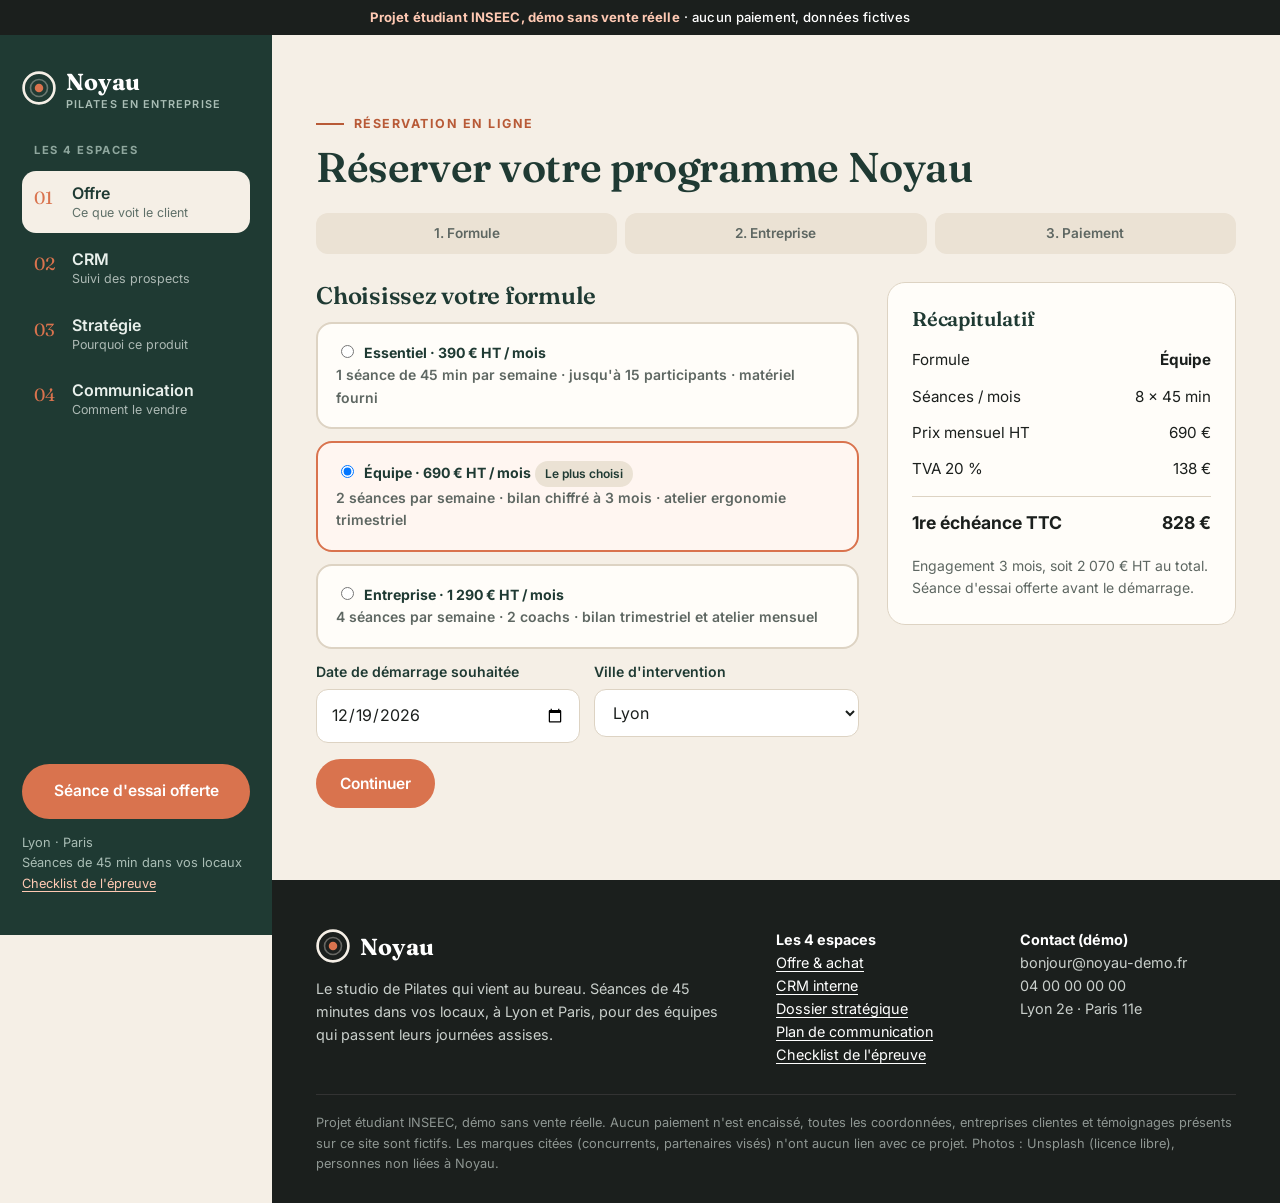
<file: commander.html>
<!doctype html>
<html lang="fr">
<head>
<meta charset="utf-8">
<meta name="viewport" content="width=device-width, initial-scale=1">
<title>Réserver · Noyau</title>
<meta name="description" content="Réserver un programme Noyau : choix de la formule, informations de l&#x27;entreprise, paiement simulé. Projet étudiant INSEEC, démo sans vente réelle.">
<link rel="canonical" href="https://noyau-pilates.vercel.app/commander">
<meta property="og:title" content="Réserver · Noyau">
<meta property="og:description" content="Réserver un programme Noyau : choix de la formule, informations de l&#x27;entreprise, paiement simulé. Projet étudiant INSEEC, démo sans vente réelle.">
<meta property="og:type" content="website">
<meta property="og:url" content="https://noyau-pilates.vercel.app/commander">
<meta property="og:locale" content="fr_FR">
<link rel="icon" href="assets/logo.svg" type="image/svg+xml">
<link rel="preconnect" href="https://fonts.googleapis.com"><link rel="preconnect" href="https://fonts.gstatic.com" crossorigin>
<link href="https://fonts.googleapis.com/css2?family=Fraunces:ital,opsz,wght@0,9..144,500;0,9..144,600;0,9..144,700;1,9..144,500&family=Inter:wght@400;500;600;700&display=swap" rel="stylesheet">
<link rel="stylesheet" href="assets/style.css?v=6">
</head>
<body data-page="vente">
<div class="demo-banner"><strong>Projet étudiant INSEEC, démo sans vente réelle</strong> · aucun paiement, données fictives</div>
<header id="site-header" class="site-header side">
      <a class="brand" href="index.html" aria-label="Noyau, accueil">
        <img src="assets/logo-light.svg" alt="" width="38" height="38">
        <span>Noyau<small>Pilates en entreprise</small></span>
      </a>
      <nav class="side-nav" aria-label="Les 4 espaces">
        <span class="side-label">Les 4 espaces</span>
        <a href="index.html" class="active" aria-current="page"><span class="n">01</span><span class="t">Offre<small>Ce que voit le client</small></span></a>
        <a href="crm.html"><span class="n">02</span><span class="t">CRM<small>Suivi des prospects</small></span></a>
        <a href="strategie.html"><span class="n">03</span><span class="t">Stratégie<small>Pourquoi ce produit</small></span></a>
        <a href="communication.html"><span class="n">04</span><span class="t">Communication<small>Comment le vendre</small></span></a>
      </nav>
      <div class="side-foot">
        <a href="index.html#contact" class="btn btn-primary">Séance d'essai offerte</a>
        <p>Lyon · Paris<br>Séances de 45 min dans vos locaux<br><a href="conformite.html" style="color:#FFC9B3">Checklist de l'épreuve</a></p>
      </div>
    </header>

<main class="section">
  <div class="wrap">
    <span class="eyebrow">Réservation en ligne</span>
    <h1 style="font-size:clamp(1.8rem,4vw,2.6rem)">Réserver votre programme Noyau</h1>
    <div class="steps" id="steps"><span>1. Formule</span><span>2. Entreprise</span><span>3. Paiement</span></div>

    <div class="co-grid">
      <form id="checkout" novalidate>
        <!-- STEP 1 -->
        <div data-step="1">
          <h2 style="font-size:1.5rem">Choisissez votre formule</h2>
          <label class="choice"><input type="radio" name="offre" value="essentiel"><strong>Essentiel · 390 € HT / mois</strong><br><span class="muted small">1 séance de 45 min par semaine · jusqu'à 15 participants · matériel fourni</span></label>
          <label class="choice"><input type="radio" name="offre" value="equipe" checked><strong>Équipe · 690 € HT / mois</strong> <span class="chip">Le plus choisi</span><br><span class="muted small">2 séances par semaine · bilan chiffré à 3 mois · atelier ergonomie trimestriel</span></label>
          <label class="choice"><input type="radio" name="offre" value="entreprise"><strong>Entreprise · 1 290 € HT / mois</strong><br><span class="muted small">4 séances par semaine · 2 coachs · bilan trimestriel et atelier mensuel</span></label>
          <div class="form-row" style="margin-top:8px">
            <div class="field"><label for="debut">Date de démarrage souhaitée</label><input type="date" id="debut" required></div>
            <div class="field"><label for="ville">Ville d'intervention</label><select id="ville"><option>Lyon</option><option>Villeurbanne</option><option>Paris</option><option>Petite couronne parisienne</option></select></div>
          </div>
          <button type="button" class="btn btn-primary" data-next>Continuer</button>
        </div>

        <!-- STEP 2 -->
        <div data-step="2" hidden>
          <h2 style="font-size:1.5rem">Votre entreprise</h2>
          <p class="note">Démo : utilisez des informations fictives. Les champs sont pré-remplis pour aller plus vite.</p>
          <div class="form-row">
            <div class="field"><label for="entreprise">Entreprise</label><input id="entreprise" required value="Société Démo"></div>
            <div class="field"><label for="effectif">Nombre de salariés</label><input id="effectif" type="number" min="1" required value="80"></div>
          </div>
          <div class="form-row">
            <div class="field"><label for="nom">Nom du contact</label><input id="nom" required value="Alex Exemple"></div>
            <div class="field"><label for="poste">Fonction</label><input id="poste" value="Responsable RH"></div>
          </div>
          <div class="form-row">
            <div class="field"><label for="email">Email</label><input id="email" type="email" required value="alex@societe-demo.example"></div>
            <div class="field"><label for="tel">Téléphone</label><input id="tel" value="06 00 00 00 00"></div>
          </div>
          <div style="display:flex;gap:10px;flex-wrap:wrap">
            <button type="button" class="btn btn-ghost" data-prev>Retour</button>
            <button type="button" class="btn btn-primary" data-next>Continuer vers le paiement</button>
          </div>
        </div>

        <!-- STEP 3 -->
        <div data-step="3" hidden>
          <h2 style="font-size:1.5rem">Paiement simulé</h2>
          <div class="card" style="margin-bottom:16px">
            <p style="margin:0 0 10px"><strong>Mode de paiement :</strong> prélèvement SEPA mensuel (simulation)</p>
            <p class="muted small" style="margin:0">Sur ce site de démonstration, aucune coordonnée bancaire n'est demandée et aucune somme n'est débitée. Le bouton ci-dessous simule la validation du mandat et de la première échéance.</p>
          </div>
          <label class="choice" style="font-weight:500"><input type="checkbox" id="cgv" required> J'accepte les conditions de l'offre : engagement de 3 mois, puis résiliable chaque mois avec 30 jours de préavis.</label>
          <p class="small" id="err" style="color:var(--bad);min-height:1.2em"></p>
          <div style="display:flex;gap:10px;flex-wrap:wrap">
            <button type="button" class="btn btn-ghost" data-prev>Retour</button>
            <button type="submit" class="btn btn-primary" id="pay">Simuler le paiement et confirmer</button>
          </div>
        </div>
      </form>

      <aside class="summary" aria-live="polite">
        <h3 style="margin-bottom:12px">Récapitulatif</h3>
        <div class="row"><span>Formule</span><strong id="s-name"></strong></div>
        <div class="row"><span>Séances / mois</span><span id="s-sess"></span></div>
        <div class="row"><span>Prix mensuel HT</span><span id="s-ht"></span></div>
        <div class="row"><span>TVA 20 %</span><span id="s-tva"></span></div>
        <div class="row total"><span>1re échéance TTC</span><span id="s-ttc"></span></div>
        <p class="small muted" style="margin:12px 0 0">Engagement 3 mois, soit <span id="s-engage"></span> HT au total. Séance d'essai offerte avant le démarrage.</p>
      </aside>
    </div>
  </div>
</main>

<footer id="site-footer" class="site-footer">
      <div class="wrap">
        <div class="footer-grid">
          <div>
            <div class="brand" style="color:#fff"><img src="assets/logo-light.svg" alt="" width="30" height="30"> Noyau</div>
            <p style="margin-top:12px;max-width:420px">Le studio de Pilates qui vient au bureau. Séances de 45 minutes dans vos locaux, à Lyon et Paris, pour des équipes qui passent leurs journées assises.</p>
          </div>
          <div>
            <strong style="color:#fff">Les 4 espaces</strong><br>
            <a href="index.html">Offre &amp; achat</a><br>
            <a href="crm.html">CRM interne</a><br>
            <a href="strategie.html">Dossier stratégique</a><br>
            <a href="communication.html">Plan de communication</a><br>
            <a href="conformite.html">Checklist de l'épreuve</a>
          </div>
          <div>
            <strong style="color:#fff">Contact (démo)</strong><br>
            bonjour@noyau-demo.fr<br>
            04 00 00 00 00<br>
            Lyon 2e · Paris 11e
          </div>
        </div>
        <div class="legal">Projet étudiant INSEEC, démo sans vente réelle. Aucun paiement n'est encaissé, toutes les coordonnées, entreprises clientes et témoignages présents sur ce site sont fictifs. Les marques citées (concurrents, partenaires visés) n'ont aucun lien avec ce projet. Photos : Unsplash (licence libre), personnes non liées à Noyau.</div>
      </div>
    </footer>
<script src="assets/site.js?v=6"></script>
<script src="assets/store.js?v=6"></script>
<script>
  const O = window.NOYAU_OFFERS;
  const eur = n => n.toLocaleString('fr-FR', {minimumFractionDigits: 0, maximumFractionDigits: 2}) + ' €';
  const form = document.getElementById('checkout');
  const qs = new URLSearchParams(location.search);
  if (O[qs.get('offre')]) form.querySelector(`input[value="${qs.get('offre')}"]`).checked = true;
  const d = new Date(); d.setDate(d.getDate() + 14);
  document.getElementById('debut').value = d.toISOString().slice(0, 10);
  document.getElementById('debut').min = new Date().toISOString().slice(0, 10);

  let step = 1;
  function show(n) {
    step = n;
    form.querySelectorAll('[data-step]').forEach(el => el.hidden = +el.dataset.step !== n);
    document.querySelectorAll('#steps span').forEach((s, i) => s.className = i + 1 === n ? 'on' : i + 1 < n ? 'done' : '');
    window.scrollTo({top: 0, behavior: 'smooth'});
  }
  function current() { return O[form.querySelector('input[name="offre"]:checked').value]; }
  function summary() {
    const o = current();
    document.getElementById('s-name').textContent = o.name;
    document.getElementById('s-sess').textContent = o.perMonth + ' × 45 min';
    document.getElementById('s-ht').textContent = eur(o.price);
    document.getElementById('s-tva').textContent = eur(o.price * 0.2);
    document.getElementById('s-ttc').textContent = eur(o.price * 1.2);
    document.getElementById('s-engage').textContent = eur(o.price * 3);
  }
  form.addEventListener('change', summary); summary();

  function valid(n) {
    const box = form.querySelector(`[data-step="${n}"]`);
    for (const el of box.querySelectorAll('[required]')) { if (!el.checkValidity()) { el.reportValidity(); return false; } }
    return true;
  }
  form.querySelectorAll('[data-next]').forEach(b => b.addEventListener('click', () => { if (valid(step)) show(step + 1); }));
  form.querySelectorAll('[data-prev]').forEach(b => b.addEventListener('click', () => show(step - 1)));

  form.addEventListener('submit', e => {
    e.preventDefault();
    if (!document.getElementById('cgv').checked) { document.getElementById('err').textContent = 'Merci d\'accepter les conditions de l\'offre.'; return; }
    const btn = document.getElementById('pay'); btn.disabled = true; btn.textContent = 'Validation en cours…';
    const o = current();
    const ref = 'NOY-' + new Date().getFullYear() + '-' + Math.floor(1000 + Math.random() * 9000);
    const order = {
      ref, offre: o.id, debut: new Date(document.getElementById('debut').value).toLocaleDateString('fr-FR'),
      ville: document.getElementById('ville').value, entreprise: document.getElementById('entreprise').value.trim(),
      effectif: +document.getElementById('effectif').value, nom: document.getElementById('nom').value.trim(),
      poste: document.getElementById('poste').value.trim(), email: document.getElementById('email').value.trim(),
      tel: document.getElementById('tel').value.trim()
    };
    NoyauStore.addOrder(order);
    try { sessionStorage.setItem('noyau-last-order', JSON.stringify(order)); } catch (err) {}
    setTimeout(() => location.href = 'confirmation.html?ref=' + encodeURIComponent(ref) + '&offre=' + o.id, 900);
  });
</script>
</body>
</html>
</file>
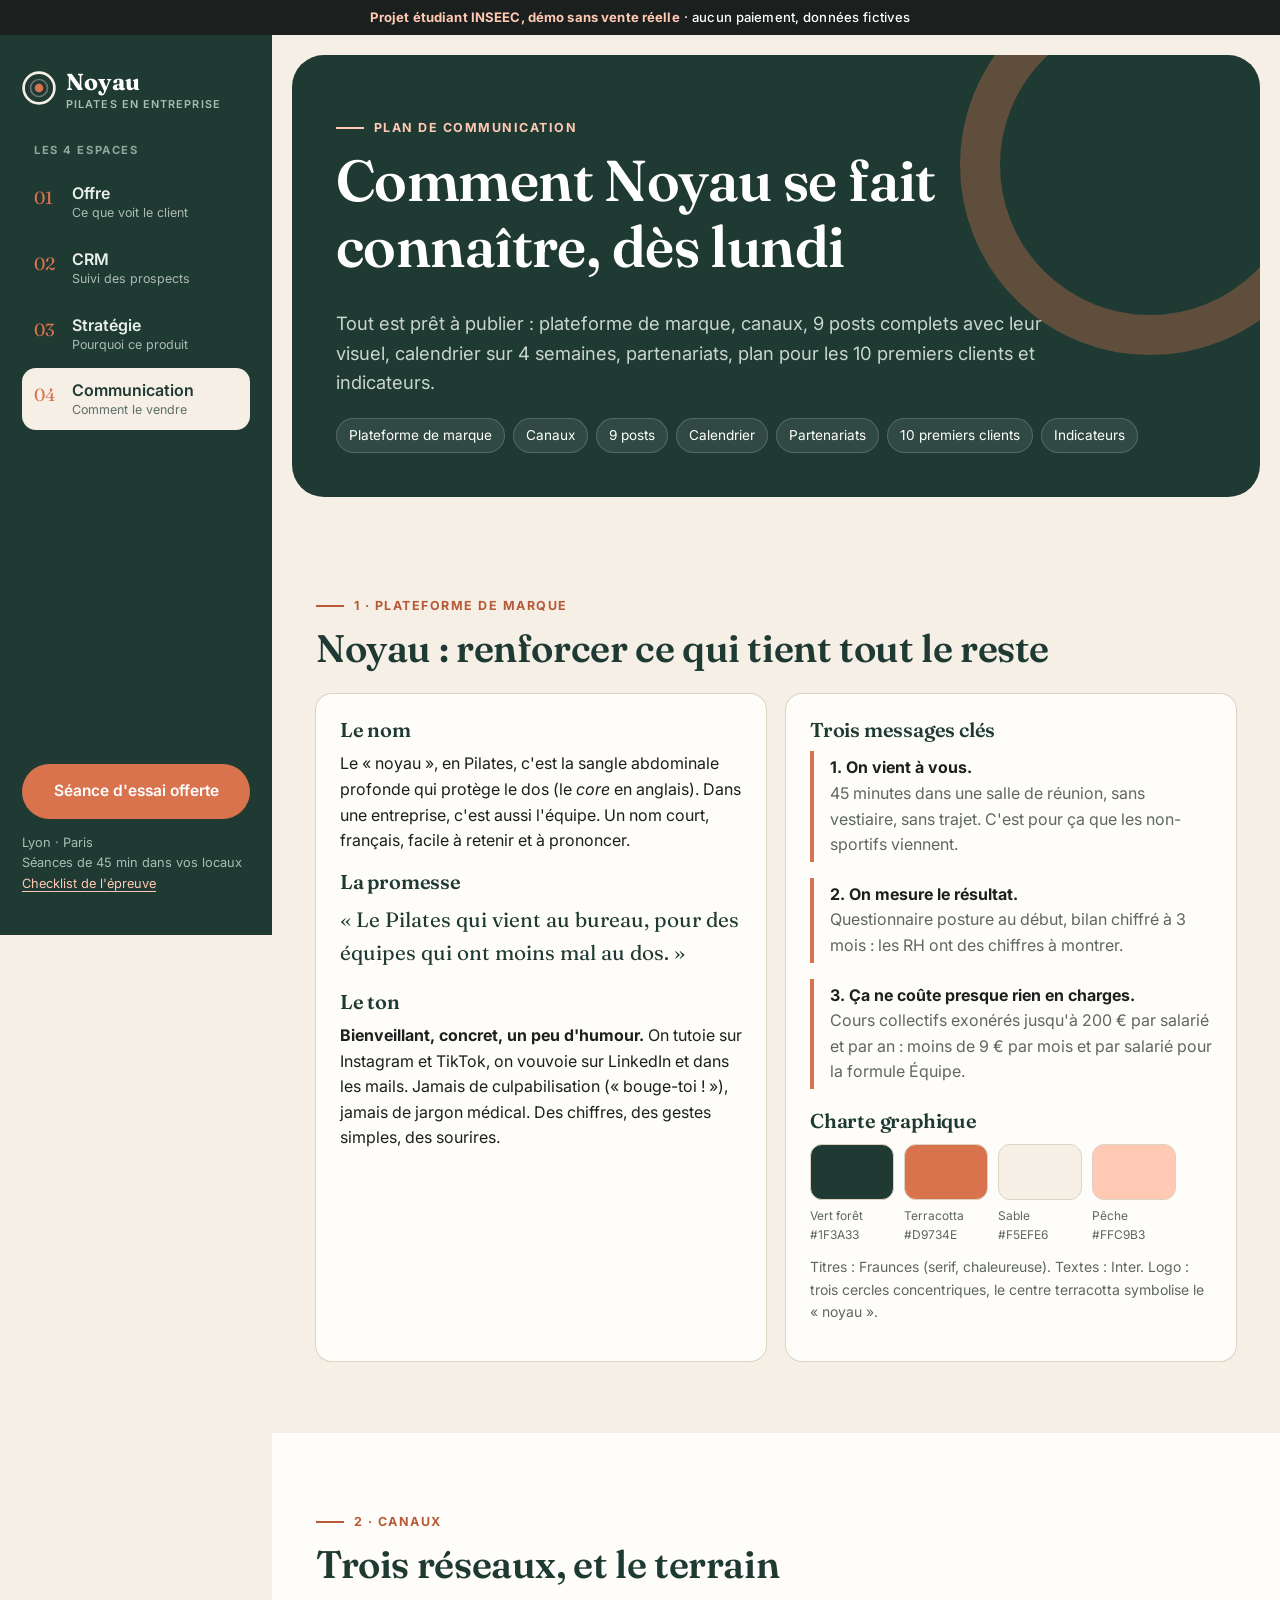
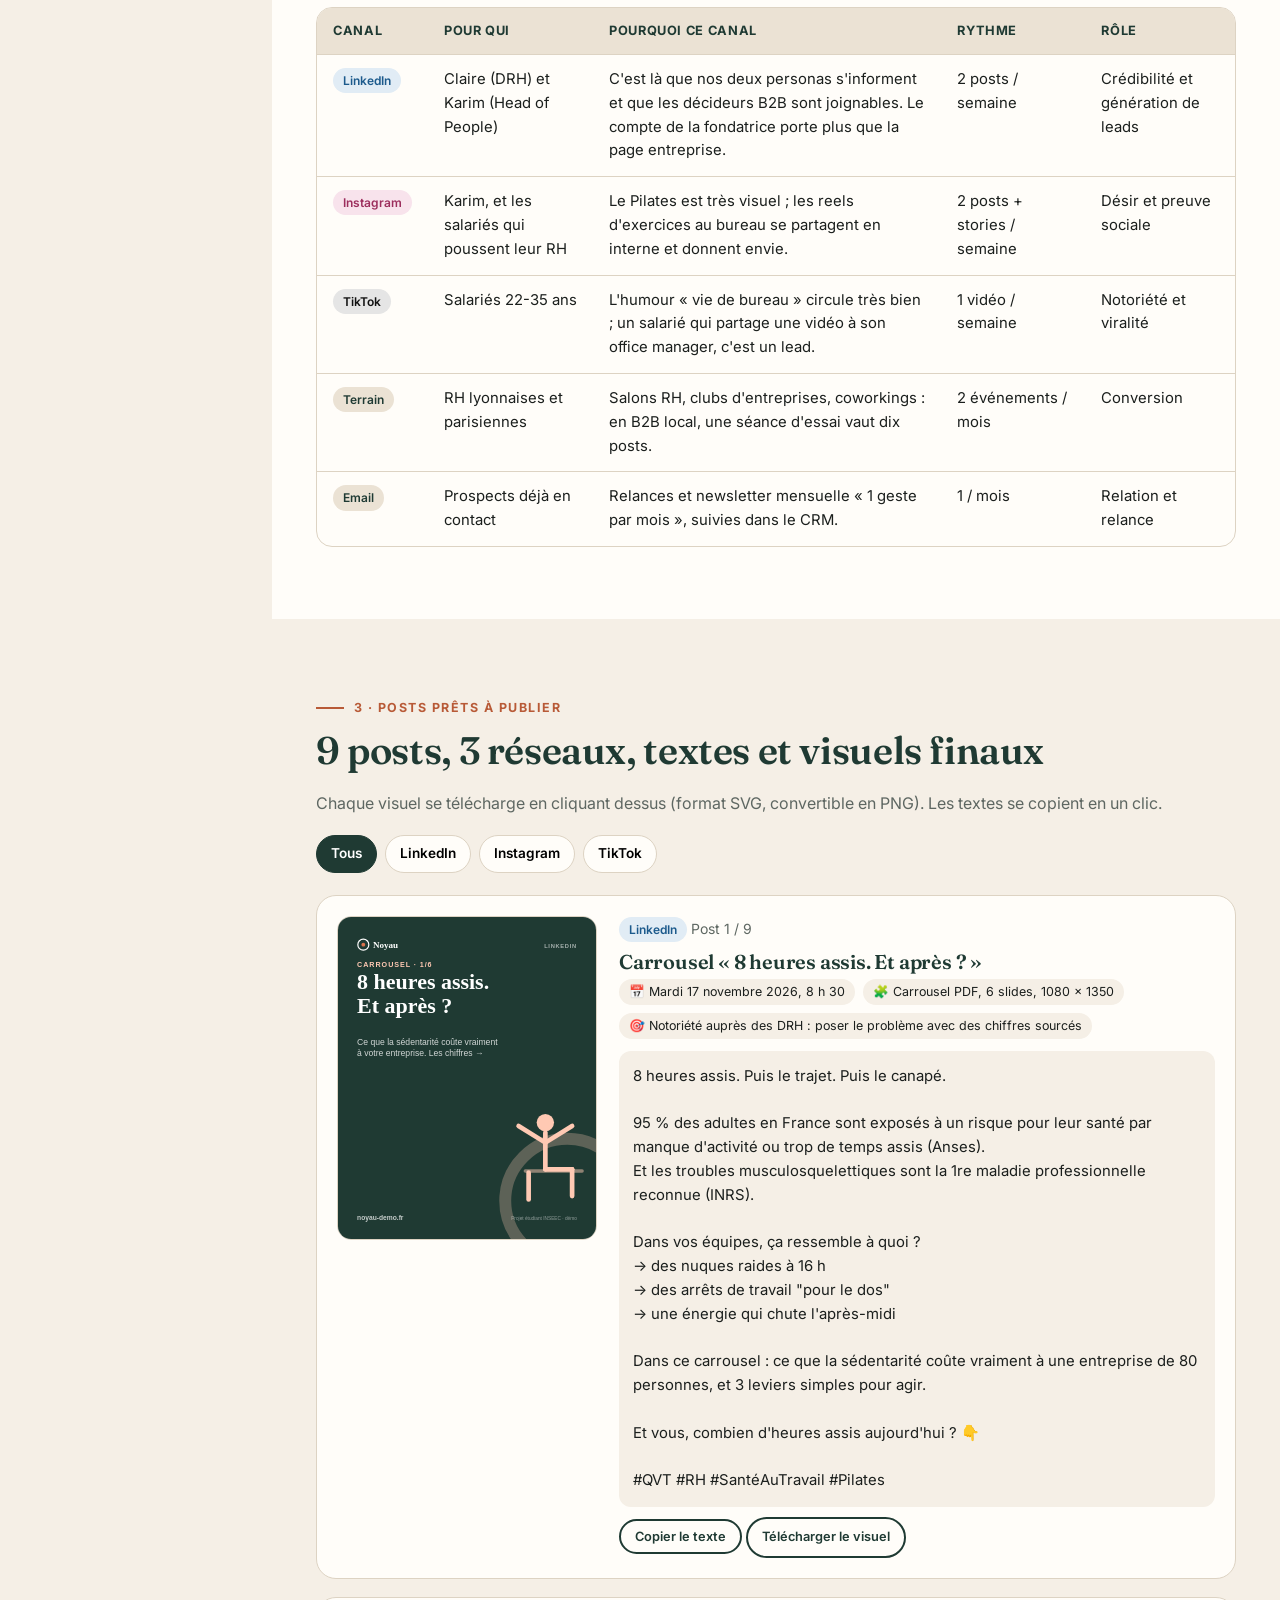
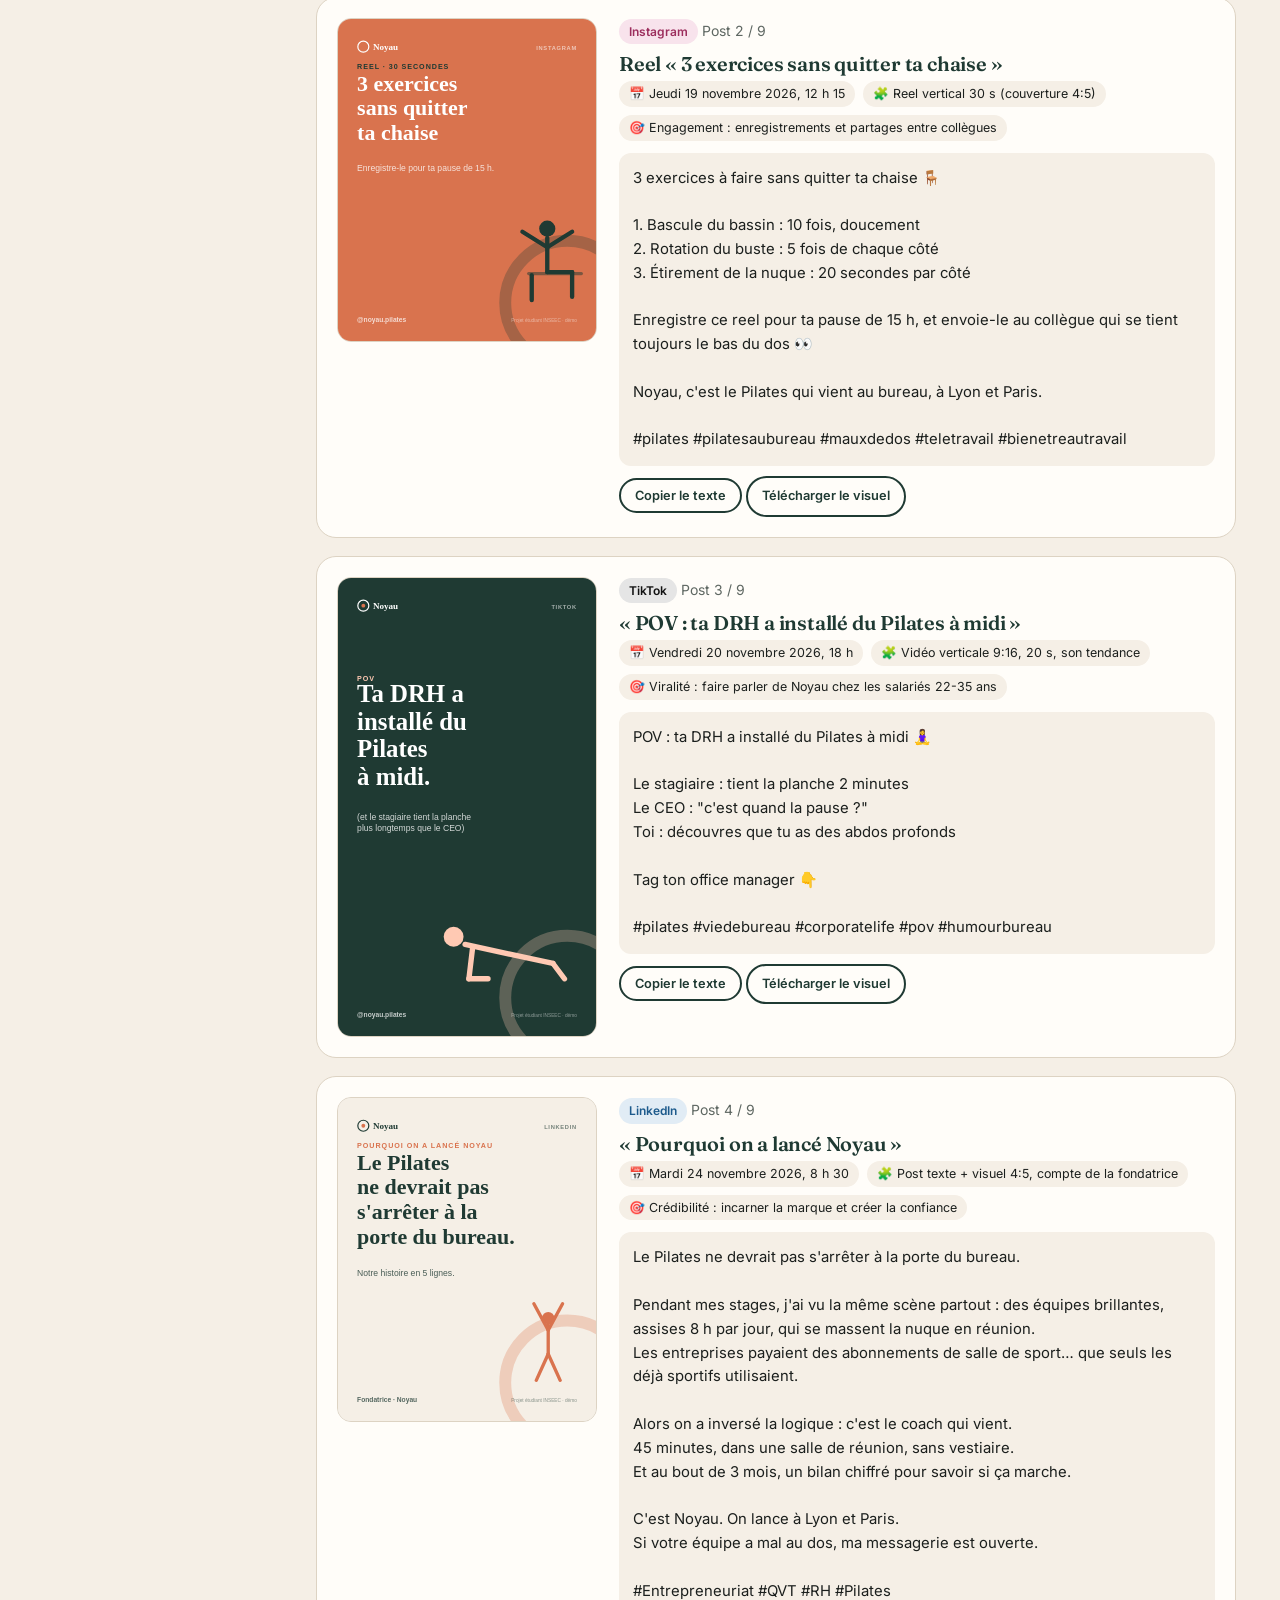
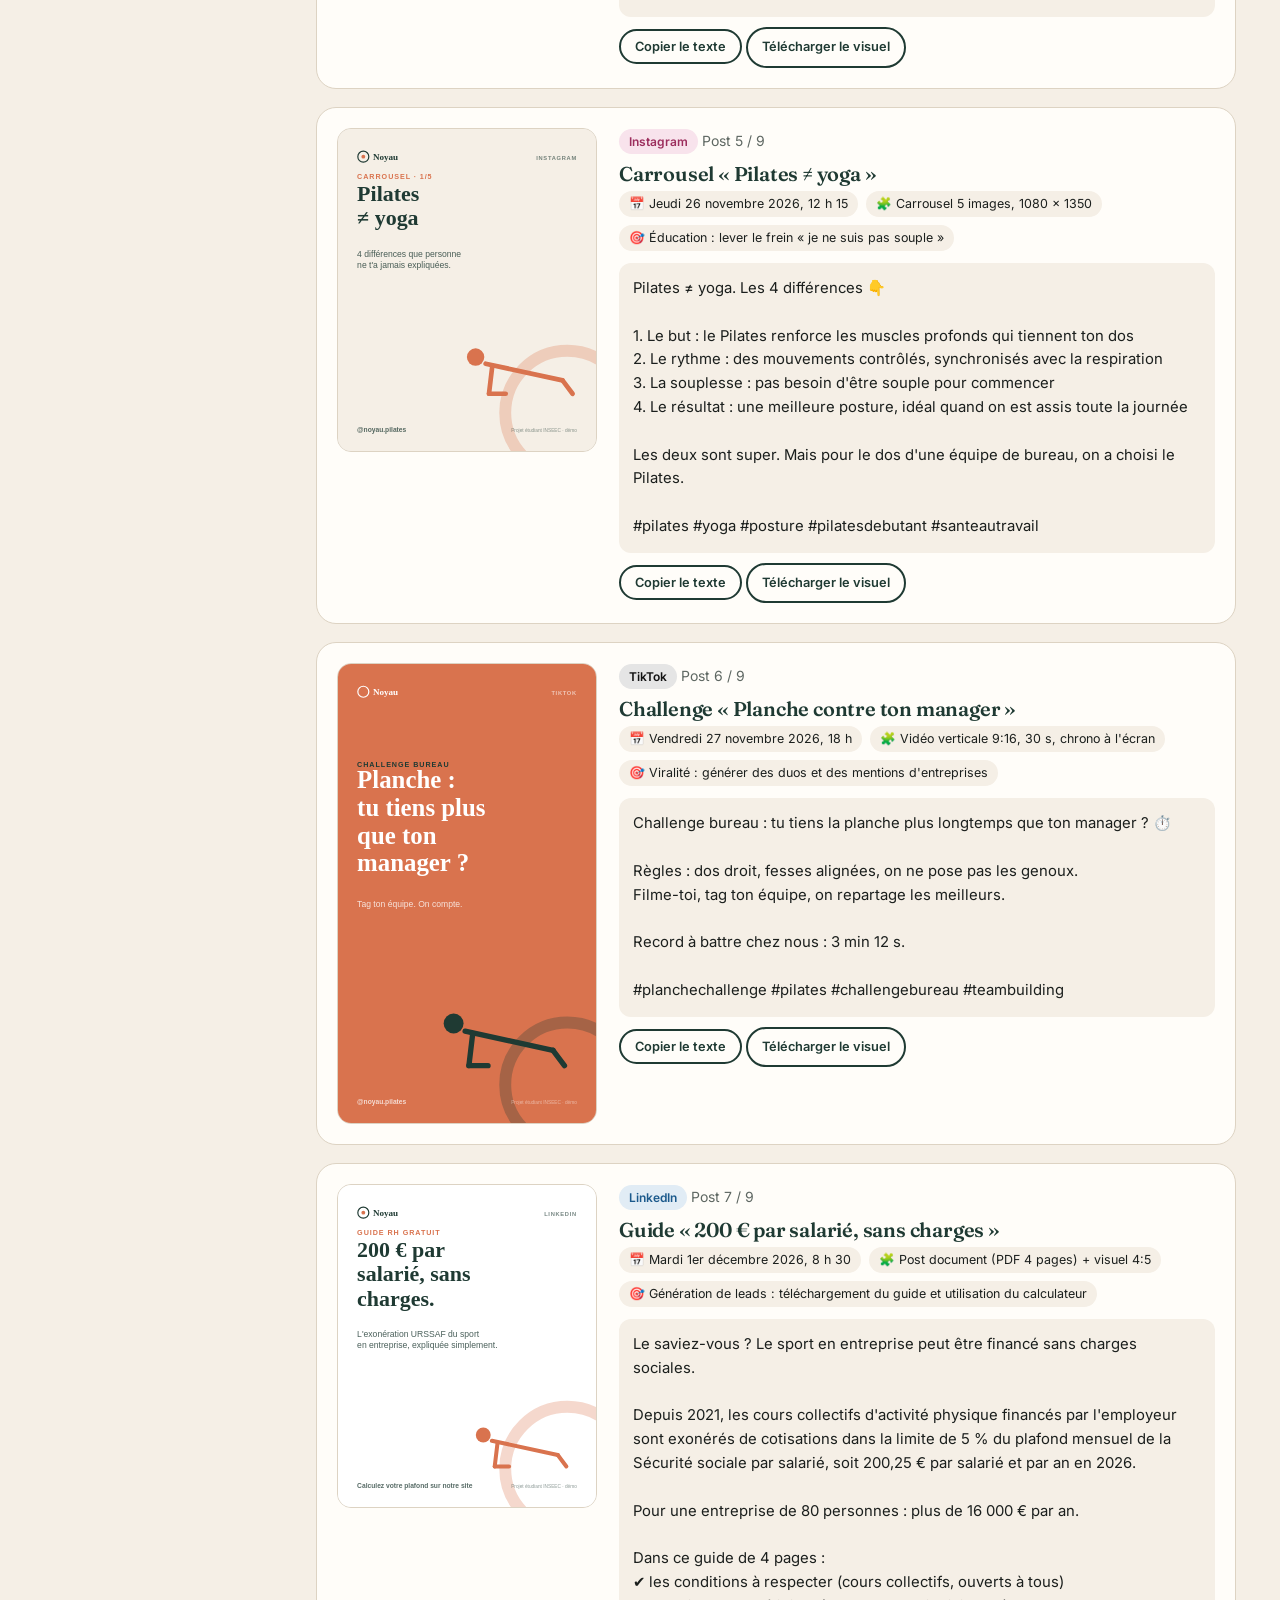
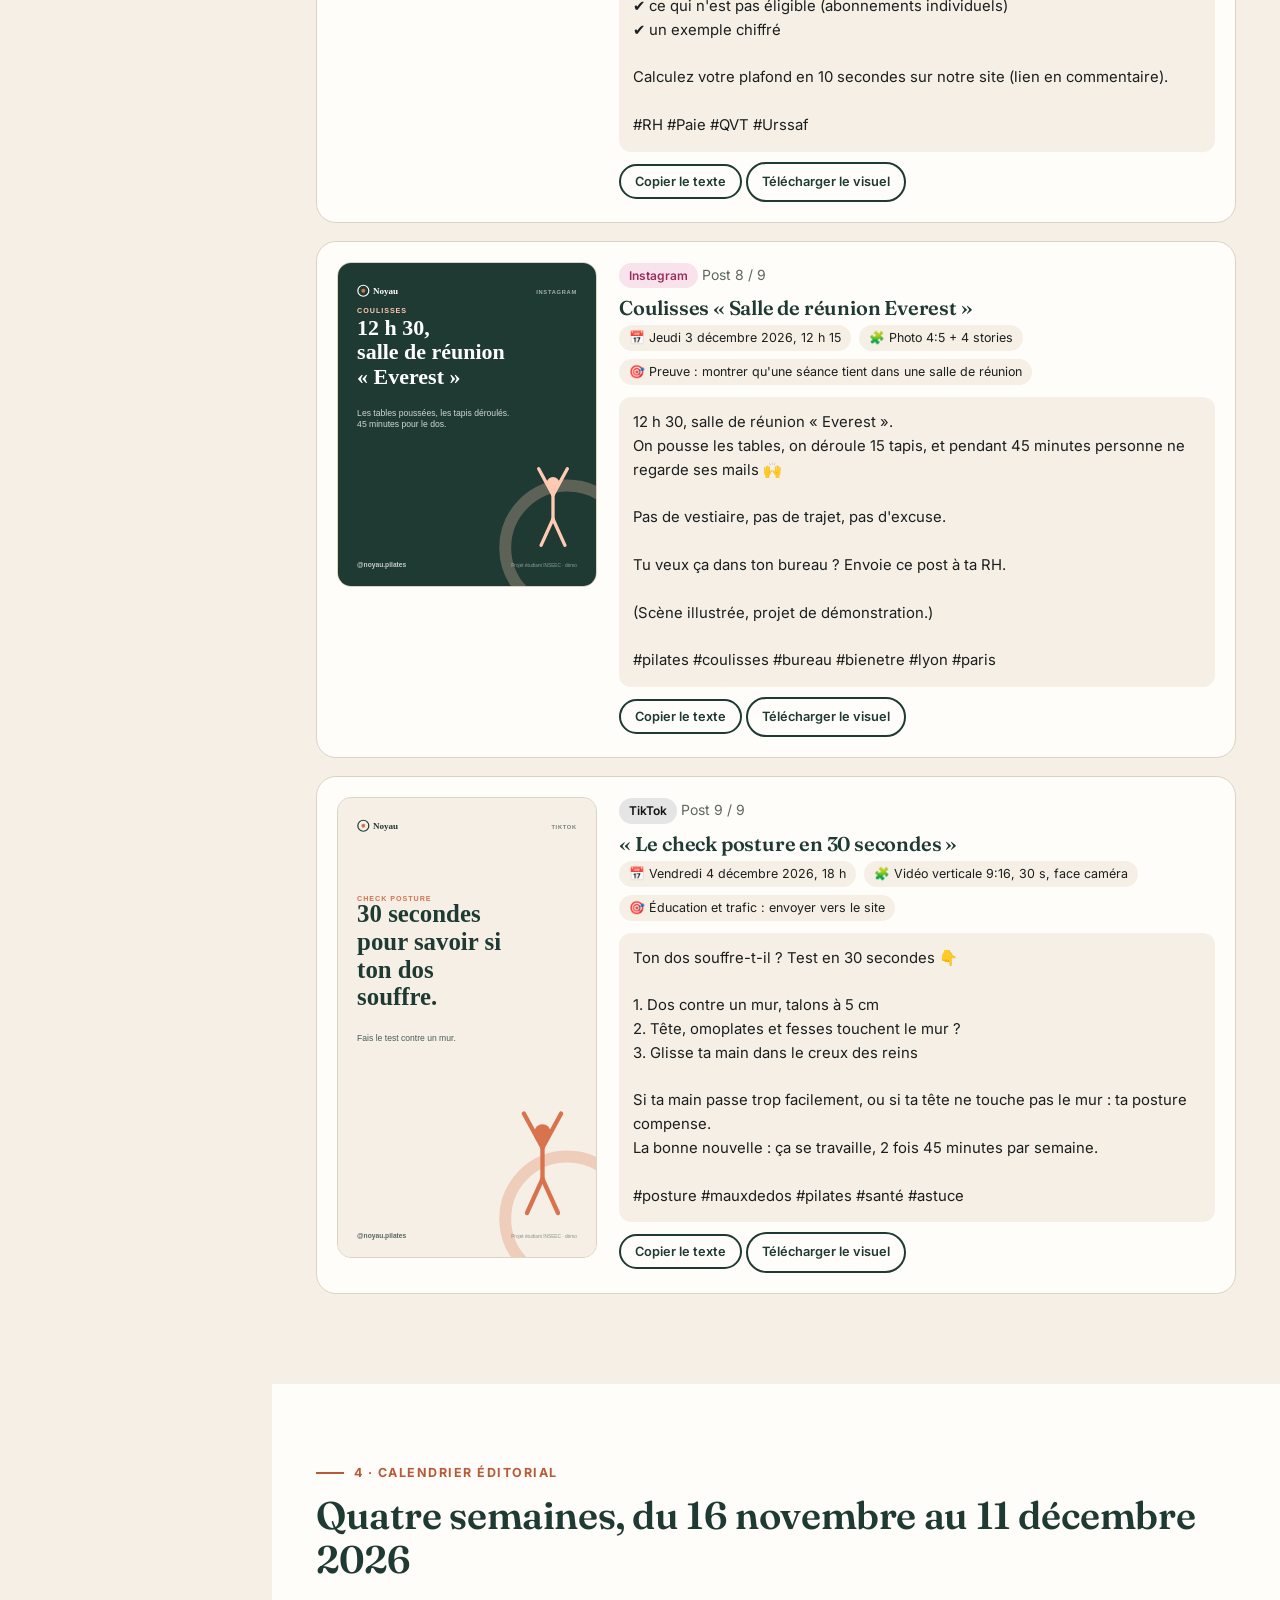
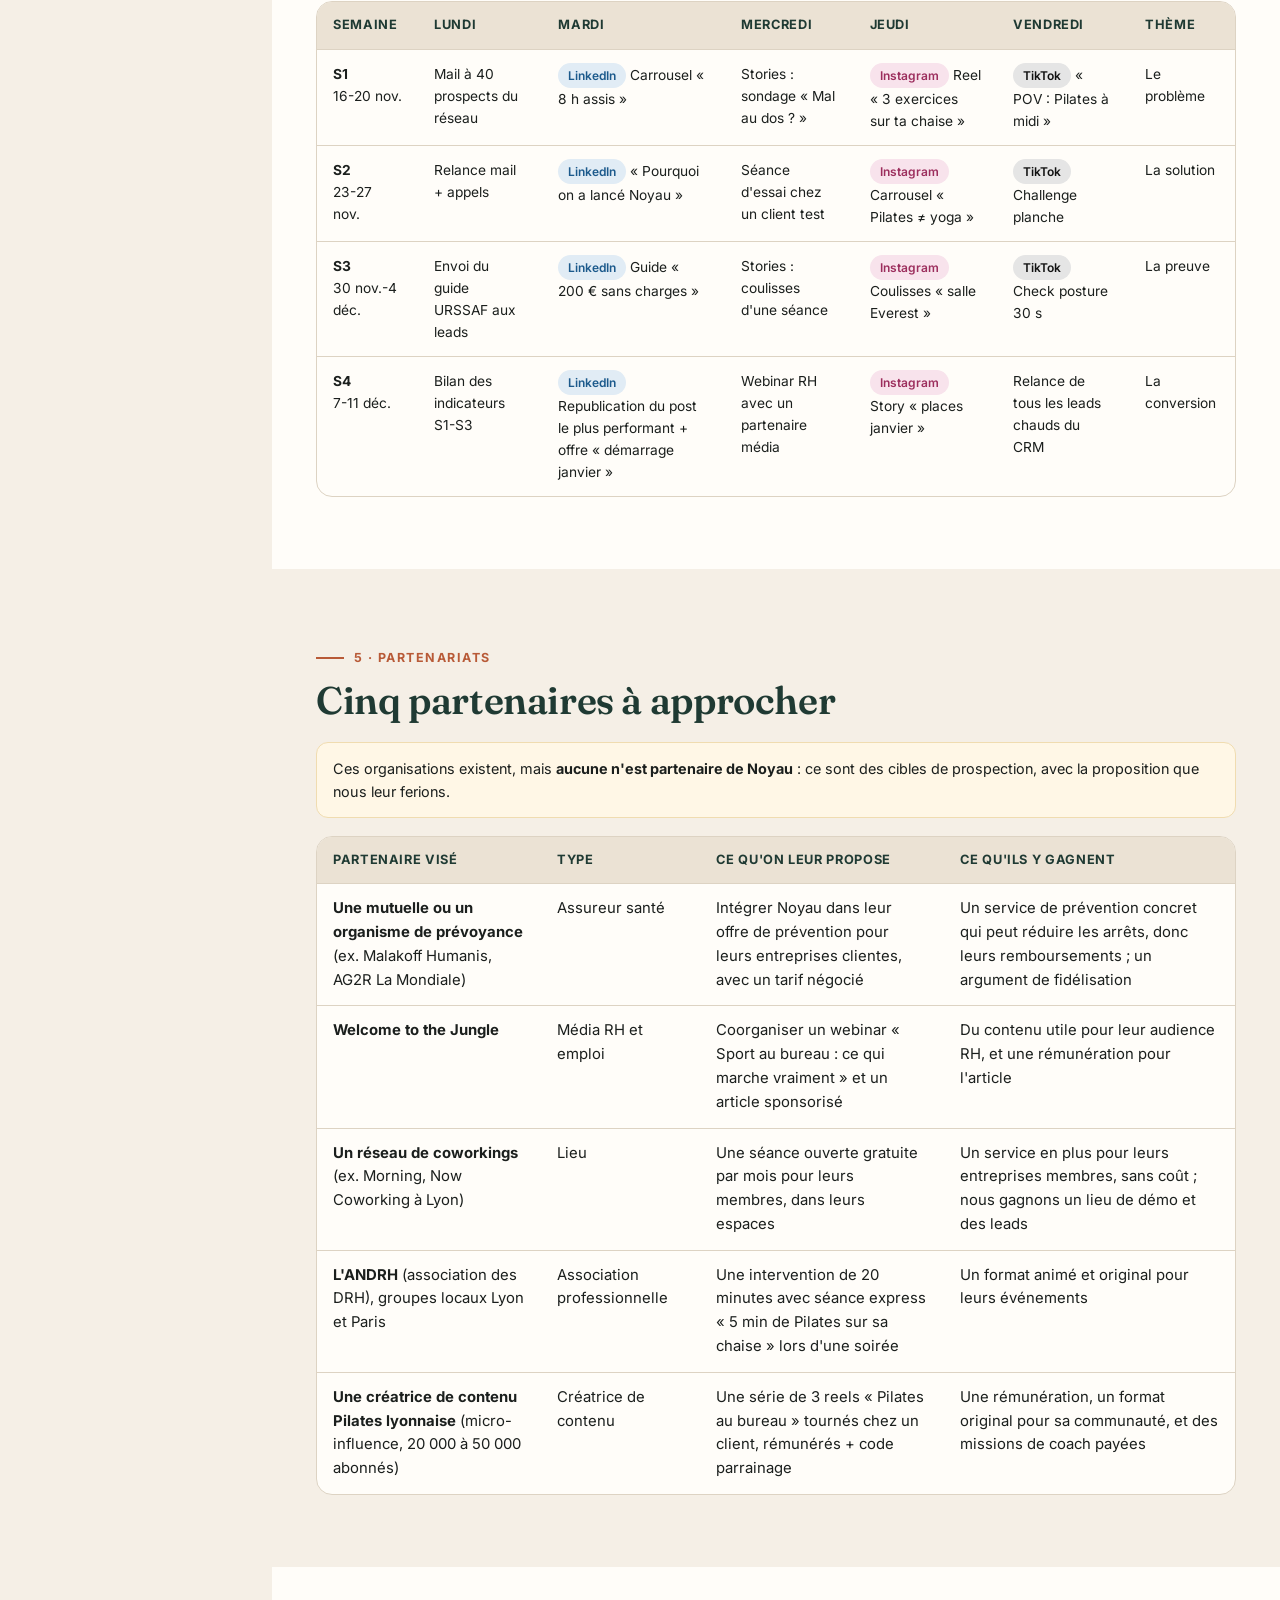
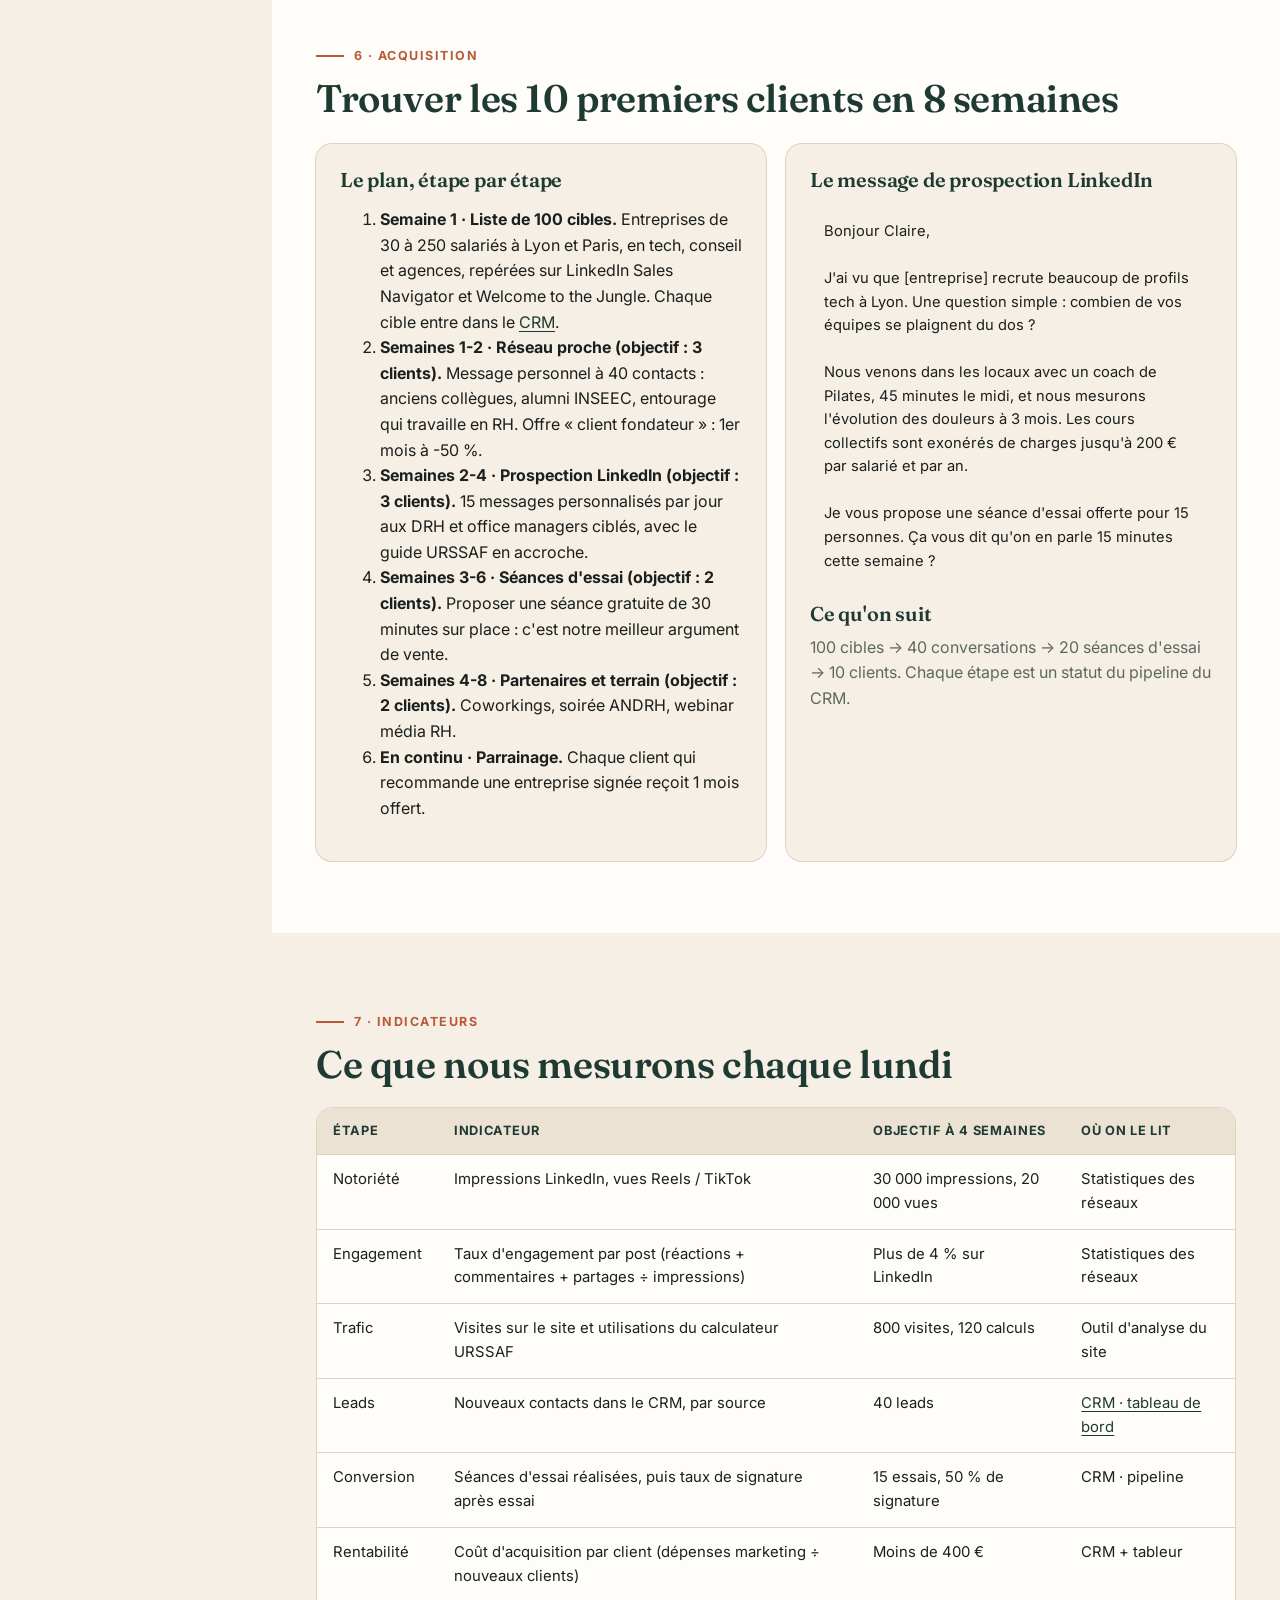
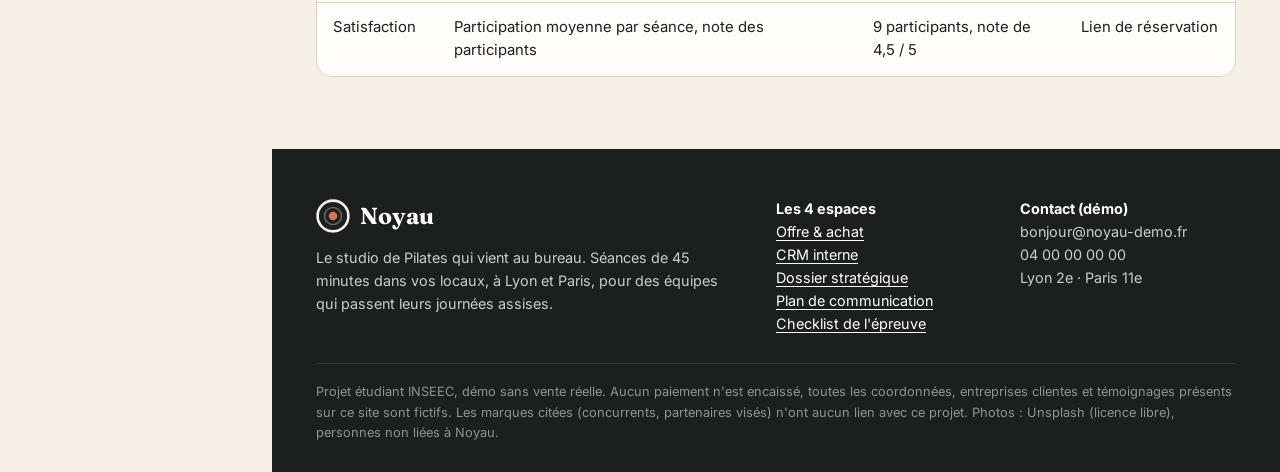
<file: communication.html>
<!doctype html>
<html lang="fr">
<head>
<meta charset="utf-8">
<meta name="viewport" content="width=device-width, initial-scale=1">
<title>Plan de communication · Noyau</title>
<meta name="description" content="Plan de communication de Noyau : plateforme de marque, canaux, 9 posts prêts à publier sur LinkedIn, Instagram et TikTok, calendrier, partenariats, acquisition et indicateurs.">
<link rel="canonical" href="https://noyau-pilates.vercel.app/communication">
<meta property="og:title" content="Plan de communication · Noyau">
<meta property="og:description" content="Plan de communication de Noyau : plateforme de marque, canaux, 9 posts prêts à publier sur LinkedIn, Instagram et TikTok, calendrier, partenariats, acquisition et indicateurs.">
<meta property="og:type" content="website">
<meta property="og:url" content="https://noyau-pilates.vercel.app/communication">
<meta property="og:locale" content="fr_FR">
<link rel="icon" href="assets/logo.svg" type="image/svg+xml">
<link rel="preconnect" href="https://fonts.googleapis.com"><link rel="preconnect" href="https://fonts.gstatic.com" crossorigin>
<link href="https://fonts.googleapis.com/css2?family=Fraunces:ital,opsz,wght@0,9..144,500;0,9..144,600;0,9..144,700;1,9..144,500&family=Inter:wght@400;500;600;700&display=swap" rel="stylesheet">
<link rel="stylesheet" href="assets/style.css?v=6">
<style>
  .swatch{display:flex;gap:10px;flex-wrap:wrap;margin-top:12px}
  .swatch div{width:84px;font-size:.75rem;color:var(--muted)}
  .swatch span{display:block;height:56px;border-radius:12px;margin-bottom:6px;border:1px solid var(--line)}
  .msg{border-left:4px solid var(--clay);padding:4px 0 4px 16px;margin-bottom:16px}
  .post{display:grid;grid-template-columns:260px 1fr;gap:22px;background:var(--paper);border:1px solid var(--line);border-radius:20px;padding:20px;margin-bottom:18px}
  @media (max-width:760px){.post{grid-template-columns:1fr}}
  .post img{border-radius:14px;border:1px solid var(--line);width:100%;height:auto;background:#eee}
  .post .meta{display:flex;gap:8px;flex-wrap:wrap;margin:6px 0 12px}
  .post .meta span{font-size:.78rem;background:var(--sand);padding:3px 10px;border-radius:999px}
  .post pre{white-space:pre-wrap;font-family:var(--sans);font-size:.93rem;background:var(--sand);border-radius:12px;padding:14px;margin:0 0 10px}
  .copy{font-size:.8rem}
  .filters-net{display:flex;gap:8px;flex-wrap:wrap;margin:18px 0 22px}
  .filters-net button{border:1px solid var(--line);background:var(--paper);border-radius:999px;padding:7px 14px;font:inherit;font-weight:600;font-size:.85rem;cursor:pointer}
  .filters-net button.on{background:var(--forest);color:#fff;border-color:var(--forest)}
  .cal td{font-size:.86rem}
</style>
</head>
<body data-page="communication">
<div class="demo-banner"><strong>Projet étudiant INSEEC, démo sans vente réelle</strong> · aucun paiement, données fictives</div>
<header id="site-header" class="site-header side">
      <a class="brand" href="index.html" aria-label="Noyau, accueil">
        <img src="assets/logo-light.svg" alt="" width="38" height="38">
        <span>Noyau<small>Pilates en entreprise</small></span>
      </a>
      <nav class="side-nav" aria-label="Les 4 espaces">
        <span class="side-label">Les 4 espaces</span>
        <a href="index.html"><span class="n">01</span><span class="t">Offre<small>Ce que voit le client</small></span></a>
        <a href="crm.html"><span class="n">02</span><span class="t">CRM<small>Suivi des prospects</small></span></a>
        <a href="strategie.html"><span class="n">03</span><span class="t">Stratégie<small>Pourquoi ce produit</small></span></a>
        <a href="communication.html" class="active" aria-current="page"><span class="n">04</span><span class="t">Communication<small>Comment le vendre</small></span></a>
      </nav>
      <div class="side-foot">
        <a href="index.html#contact" class="btn btn-primary">Séance d'essai offerte</a>
        <p>Lyon · Paris<br>Séances de 45 min dans vos locaux<br><a href="conformite.html" style="color:#FFC9B3">Checklist de l'épreuve</a></p>
      </div>
    </header>

<main>
  <div class="page-head">
    <div class="wrap">
      <span class="eyebrow">Plan de communication</span>
      <h1>Comment Noyau se fait connaître, dès lundi</h1>
      <p class="lead">Tout est prêt à publier : plateforme de marque, canaux, 9 posts complets avec leur visuel, calendrier sur 4 semaines, partenariats, plan pour les 10 premiers clients et indicateurs.</p>
      <nav class="toc"><a href="#marque">Plateforme de marque</a><a href="#canaux">Canaux</a><a href="#posts">9 posts</a><a href="#calendrier">Calendrier</a><a href="#partenariats">Partenariats</a><a href="#acquisition">10 premiers clients</a><a href="#kpi">Indicateurs</a></nav>
    </div>
  </div>

  <!-- MARQUE -->
  <section class="section" id="marque">
    <div class="wrap">
      <span class="eyebrow">1 · Plateforme de marque</span>
      <h2>Noyau : renforcer ce qui tient tout le reste</h2>
      <div class="grid g2" style="margin-top:24px">
        <div class="card">
          <h3>Le nom</h3>
          <p>Le « noyau », en Pilates, c'est la sangle abdominale profonde qui protège le dos (le <em>core</em> en anglais). Dans une entreprise, c'est aussi l'équipe. Un nom court, français, facile à retenir et à prononcer.</p>
          <h3>La promesse</h3>
          <p style="font-family:var(--serif);font-size:1.3rem;color:var(--forest)">« Le Pilates qui vient au bureau, pour des équipes qui ont moins mal au dos. »</p>
          <h3>Le ton</h3>
          <p><strong>Bienveillant, concret, un peu d'humour.</strong> On tutoie sur Instagram et TikTok, on vouvoie sur LinkedIn et dans les mails. Jamais de culpabilisation (« bouge-toi ! »), jamais de jargon médical. Des chiffres, des gestes simples, des sourires.</p>
        </div>
        <div class="card">
          <h3>Trois messages clés</h3>
          <div class="msg"><strong>1. On vient à vous.</strong><br><span class="muted">45 minutes dans une salle de réunion, sans vestiaire, sans trajet. C'est pour ça que les non-sportifs viennent.</span></div>
          <div class="msg"><strong>2. On mesure le résultat.</strong><br><span class="muted">Questionnaire posture au début, bilan chiffré à 3 mois : les RH ont des chiffres à montrer.</span></div>
          <div class="msg"><strong>3. Ça ne coûte presque rien en charges.</strong><br><span class="muted">Cours collectifs exonérés jusqu'à 200 € par salarié et par an : moins de 9 € par mois et par salarié pour la formule Équipe.</span></div>
          <h3 style="margin-top:20px">Charte graphique</h3>
          <div class="swatch">
            <div><span style="background:#1F3A33"></span>Vert forêt<br>#1F3A33</div>
            <div><span style="background:#D9734E"></span>Terracotta<br>#D9734E</div>
            <div><span style="background:#F5EFE6"></span>Sable<br>#F5EFE6</div>
            <div><span style="background:#FFC9B3"></span>Pêche<br>#FFC9B3</div>
          </div>
          <p class="small muted" style="margin-top:12px">Titres : Fraunces (serif, chaleureuse). Textes : Inter. Logo : trois cercles concentriques, le centre terracotta symbolise le « noyau ».</p>
        </div>
      </div>
    </div>
  </section>

  <!-- CANAUX -->
  <section class="section alt" id="canaux">
    <div class="wrap">
      <span class="eyebrow">2 · Canaux</span>
      <h2>Trois réseaux, et le terrain</h2>
      <div class="table-wrap" style="margin-top:20px">
        <table>
          <thead><tr><th>Canal</th><th>Pour qui</th><th>Pourquoi ce canal</th><th>Rythme</th><th>Rôle</th></tr></thead>
          <tbody>
            <tr><td><span class="chip linkedin">LinkedIn</span></td><td>Claire (DRH) et Karim (Head of People)</td><td>C'est là que nos deux personas s'informent et que les décideurs B2B sont joignables. Le compte de la fondatrice porte plus que la page entreprise.</td><td>2 posts / semaine</td><td>Crédibilité et génération de leads</td></tr>
            <tr><td><span class="chip instagram">Instagram</span></td><td>Karim, et les salariés qui poussent leur RH</td><td>Le Pilates est très visuel ; les reels d'exercices au bureau se partagent en interne et donnent envie.</td><td>2 posts + stories / semaine</td><td>Désir et preuve sociale</td></tr>
            <tr><td><span class="chip tiktok">TikTok</span></td><td>Salariés 22-35 ans</td><td>L'humour « vie de bureau » circule très bien ; un salarié qui partage une vidéo à son office manager, c'est un lead.</td><td>1 vidéo / semaine</td><td>Notoriété et viralité</td></tr>
            <tr><td><span class="chip">Terrain</span></td><td>RH lyonnaises et parisiennes</td><td>Salons RH, clubs d'entreprises, coworkings : en B2B local, une séance d'essai vaut dix posts.</td><td>2 événements / mois</td><td>Conversion</td></tr>
            <tr><td><span class="chip">Email</span></td><td>Prospects déjà en contact</td><td>Relances et newsletter mensuelle « 1 geste par mois », suivies dans le CRM.</td><td>1 / mois</td><td>Relation et relance</td></tr>
          </tbody>
        </table>
      </div>
    </div>
  </section>

  <!-- POSTS -->
  <section class="section" id="posts">
    <div class="wrap">
      <span class="eyebrow">3 · Posts prêts à publier</span>
      <h2>9 posts, 3 réseaux, textes et visuels finaux</h2>
      <p class="muted">Chaque visuel se télécharge en cliquant dessus (format SVG, convertible en PNG). Les textes se copient en un clic.</p>
      <div class="filters-net" id="net-filter"><button class="on" data-net="">Tous</button><button data-net="LinkedIn">LinkedIn</button><button data-net="Instagram">Instagram</button><button data-net="TikTok">TikTok</button></div>
      <div id="post-list">
      <article class="post" data-net="LinkedIn">
        <a href="posts/linkedin-1.svg" download title="Télécharger le visuel"><img src="posts/linkedin-1.svg" alt="Visuel du post : Carrousel « 8 heures assis. Et après ? »" loading="lazy" width="1080" height="1350"></a>
        <div>
          <span class="chip linkedin">LinkedIn</span> <span class="muted small">Post 1 / 9</span>
          <h3 style="margin:8px 0 0">Carrousel « 8 heures assis. Et après ? »</h3>
          <div class="meta"><span>📅 Mardi 17 novembre 2026, 8 h 30</span><span>🧩 Carrousel PDF, 6 slides, 1080 × 1350</span><span>🎯 Notoriété auprès des DRH : poser le problème avec des chiffres sourcés</span></div>
          <pre id="t1">8 heures assis. Puis le trajet. Puis le canapé.

95 % des adultes en France sont exposés à un risque pour leur santé par manque d&#x27;activité ou trop de temps assis (Anses).
Et les troubles musculosquelettiques sont la 1re maladie professionnelle reconnue (INRS).

Dans vos équipes, ça ressemble à quoi ?
→ des nuques raides à 16 h
→ des arrêts de travail &quot;pour le dos&quot;
→ une énergie qui chute l&#x27;après-midi

Dans ce carrousel : ce que la sédentarité coûte vraiment à une entreprise de 80 personnes, et 3 leviers simples pour agir.

Et vous, combien d&#x27;heures assis aujourd&#x27;hui ? 👇

#QVT #RH #SantéAuTravail #Pilates</pre>
          <button class="btn btn-ghost btn-sm copy" data-copy="t1">Copier le texte</button>
          <a class="btn btn-ghost btn-sm copy" href="posts/linkedin-1.svg" download>Télécharger le visuel</a>
        </div>
      </article>
      <article class="post" data-net="Instagram">
        <a href="posts/instagram-1.svg" download title="Télécharger le visuel"><img src="posts/instagram-1.svg" alt="Visuel du post : Reel « 3 exercices sans quitter ta chaise »" loading="lazy" width="1080" height="1350"></a>
        <div>
          <span class="chip instagram">Instagram</span> <span class="muted small">Post 2 / 9</span>
          <h3 style="margin:8px 0 0">Reel « 3 exercices sans quitter ta chaise »</h3>
          <div class="meta"><span>📅 Jeudi 19 novembre 2026, 12 h 15</span><span>🧩 Reel vertical 30 s (couverture 4:5)</span><span>🎯 Engagement : enregistrements et partages entre collègues</span></div>
          <pre id="t2">3 exercices à faire sans quitter ta chaise 🪑

1. Bascule du bassin : 10 fois, doucement
2. Rotation du buste : 5 fois de chaque côté
3. Étirement de la nuque : 20 secondes par côté

Enregistre ce reel pour ta pause de 15 h, et envoie-le au collègue qui se tient toujours le bas du dos 👀

Noyau, c&#x27;est le Pilates qui vient au bureau, à Lyon et Paris.

#pilates #pilatesaubureau #mauxdedos #teletravail #bienetreautravail</pre>
          <button class="btn btn-ghost btn-sm copy" data-copy="t2">Copier le texte</button>
          <a class="btn btn-ghost btn-sm copy" href="posts/instagram-1.svg" download>Télécharger le visuel</a>
        </div>
      </article>
      <article class="post" data-net="TikTok">
        <a href="posts/tiktok-1.svg" download title="Télécharger le visuel"><img src="posts/tiktok-1.svg" alt="Visuel du post : « POV : ta DRH a installé du Pilates à midi »" loading="lazy" width="1080" height="1920"></a>
        <div>
          <span class="chip tiktok">TikTok</span> <span class="muted small">Post 3 / 9</span>
          <h3 style="margin:8px 0 0">« POV : ta DRH a installé du Pilates à midi »</h3>
          <div class="meta"><span>📅 Vendredi 20 novembre 2026, 18 h</span><span>🧩 Vidéo verticale 9:16, 20 s, son tendance</span><span>🎯 Viralité : faire parler de Noyau chez les salariés 22-35 ans</span></div>
          <pre id="t3">POV : ta DRH a installé du Pilates à midi 🧘‍♀️

Le stagiaire : tient la planche 2 minutes
Le CEO : &quot;c&#x27;est quand la pause ?&quot;
Toi : découvres que tu as des abdos profonds

Tag ton office manager 👇

#pilates #viedebureau #corporatelife #pov #humourbureau</pre>
          <button class="btn btn-ghost btn-sm copy" data-copy="t3">Copier le texte</button>
          <a class="btn btn-ghost btn-sm copy" href="posts/tiktok-1.svg" download>Télécharger le visuel</a>
        </div>
      </article>
      <article class="post" data-net="LinkedIn">
        <a href="posts/linkedin-2.svg" download title="Télécharger le visuel"><img src="posts/linkedin-2.svg" alt="Visuel du post : « Pourquoi on a lancé Noyau »" loading="lazy" width="1080" height="1350"></a>
        <div>
          <span class="chip linkedin">LinkedIn</span> <span class="muted small">Post 4 / 9</span>
          <h3 style="margin:8px 0 0">« Pourquoi on a lancé Noyau »</h3>
          <div class="meta"><span>📅 Mardi 24 novembre 2026, 8 h 30</span><span>🧩 Post texte + visuel 4:5, compte de la fondatrice</span><span>🎯 Crédibilité : incarner la marque et créer la confiance</span></div>
          <pre id="t4">Le Pilates ne devrait pas s&#x27;arrêter à la porte du bureau.

Pendant mes stages, j&#x27;ai vu la même scène partout : des équipes brillantes, assises 8 h par jour, qui se massent la nuque en réunion.
Les entreprises payaient des abonnements de salle de sport… que seuls les déjà sportifs utilisaient.

Alors on a inversé la logique : c&#x27;est le coach qui vient.
45 minutes, dans une salle de réunion, sans vestiaire.
Et au bout de 3 mois, un bilan chiffré pour savoir si ça marche.

C&#x27;est Noyau. On lance à Lyon et Paris.
Si votre équipe a mal au dos, ma messagerie est ouverte.

#Entrepreneuriat #QVT #RH #Pilates</pre>
          <button class="btn btn-ghost btn-sm copy" data-copy="t4">Copier le texte</button>
          <a class="btn btn-ghost btn-sm copy" href="posts/linkedin-2.svg" download>Télécharger le visuel</a>
        </div>
      </article>
      <article class="post" data-net="Instagram">
        <a href="posts/instagram-2.svg" download title="Télécharger le visuel"><img src="posts/instagram-2.svg" alt="Visuel du post : Carrousel « Pilates ≠ yoga »" loading="lazy" width="1080" height="1350"></a>
        <div>
          <span class="chip instagram">Instagram</span> <span class="muted small">Post 5 / 9</span>
          <h3 style="margin:8px 0 0">Carrousel « Pilates ≠ yoga »</h3>
          <div class="meta"><span>📅 Jeudi 26 novembre 2026, 12 h 15</span><span>🧩 Carrousel 5 images, 1080 × 1350</span><span>🎯 Éducation : lever le frein « je ne suis pas souple »</span></div>
          <pre id="t5">Pilates ≠ yoga. Les 4 différences 👇

1. Le but : le Pilates renforce les muscles profonds qui tiennent ton dos
2. Le rythme : des mouvements contrôlés, synchronisés avec la respiration
3. La souplesse : pas besoin d&#x27;être souple pour commencer
4. Le résultat : une meilleure posture, idéal quand on est assis toute la journée

Les deux sont super. Mais pour le dos d&#x27;une équipe de bureau, on a choisi le Pilates.

#pilates #yoga #posture #pilatesdebutant #santeautravail</pre>
          <button class="btn btn-ghost btn-sm copy" data-copy="t5">Copier le texte</button>
          <a class="btn btn-ghost btn-sm copy" href="posts/instagram-2.svg" download>Télécharger le visuel</a>
        </div>
      </article>
      <article class="post" data-net="TikTok">
        <a href="posts/tiktok-2.svg" download title="Télécharger le visuel"><img src="posts/tiktok-2.svg" alt="Visuel du post : Challenge « Planche contre ton manager »" loading="lazy" width="1080" height="1920"></a>
        <div>
          <span class="chip tiktok">TikTok</span> <span class="muted small">Post 6 / 9</span>
          <h3 style="margin:8px 0 0">Challenge « Planche contre ton manager »</h3>
          <div class="meta"><span>📅 Vendredi 27 novembre 2026, 18 h</span><span>🧩 Vidéo verticale 9:16, 30 s, chrono à l&#x27;écran</span><span>🎯 Viralité : générer des duos et des mentions d&#x27;entreprises</span></div>
          <pre id="t6">Challenge bureau : tu tiens la planche plus longtemps que ton manager ? ⏱️

Règles : dos droit, fesses alignées, on ne pose pas les genoux.
Filme-toi, tag ton équipe, on repartage les meilleurs.

Record à battre chez nous : 3 min 12 s.

#planchechallenge #pilates #challengebureau #teambuilding</pre>
          <button class="btn btn-ghost btn-sm copy" data-copy="t6">Copier le texte</button>
          <a class="btn btn-ghost btn-sm copy" href="posts/tiktok-2.svg" download>Télécharger le visuel</a>
        </div>
      </article>
      <article class="post" data-net="LinkedIn">
        <a href="posts/linkedin-3.svg" download title="Télécharger le visuel"><img src="posts/linkedin-3.svg" alt="Visuel du post : Guide « 200 € par salarié, sans charges »" loading="lazy" width="1080" height="1350"></a>
        <div>
          <span class="chip linkedin">LinkedIn</span> <span class="muted small">Post 7 / 9</span>
          <h3 style="margin:8px 0 0">Guide « 200 € par salarié, sans charges »</h3>
          <div class="meta"><span>📅 Mardi 1er décembre 2026, 8 h 30</span><span>🧩 Post document (PDF 4 pages) + visuel 4:5</span><span>🎯 Génération de leads : téléchargement du guide et utilisation du calculateur</span></div>
          <pre id="t7">Le saviez-vous ? Le sport en entreprise peut être financé sans charges sociales.

Depuis 2021, les cours collectifs d&#x27;activité physique financés par l&#x27;employeur sont exonérés de cotisations dans la limite de 5 % du plafond mensuel de la Sécurité sociale par salarié, soit 200,25 € par salarié et par an en 2026.

Pour une entreprise de 80 personnes : plus de 16 000 € par an.

Dans ce guide de 4 pages :
✔ les conditions à respecter (cours collectifs, ouverts à tous)
✔ ce qui n&#x27;est pas éligible (abonnements individuels)
✔ un exemple chiffré

Calculez votre plafond en 10 secondes sur notre site (lien en commentaire).

#RH #Paie #QVT #Urssaf</pre>
          <button class="btn btn-ghost btn-sm copy" data-copy="t7">Copier le texte</button>
          <a class="btn btn-ghost btn-sm copy" href="posts/linkedin-3.svg" download>Télécharger le visuel</a>
        </div>
      </article>
      <article class="post" data-net="Instagram">
        <a href="posts/instagram-3.svg" download title="Télécharger le visuel"><img src="posts/instagram-3.svg" alt="Visuel du post : Coulisses « Salle de réunion Everest »" loading="lazy" width="1080" height="1350"></a>
        <div>
          <span class="chip instagram">Instagram</span> <span class="muted small">Post 8 / 9</span>
          <h3 style="margin:8px 0 0">Coulisses « Salle de réunion Everest »</h3>
          <div class="meta"><span>📅 Jeudi 3 décembre 2026, 12 h 15</span><span>🧩 Photo 4:5 + 4 stories</span><span>🎯 Preuve : montrer qu&#x27;une séance tient dans une salle de réunion</span></div>
          <pre id="t8">12 h 30, salle de réunion « Everest ».
On pousse les tables, on déroule 15 tapis, et pendant 45 minutes personne ne regarde ses mails 🙌

Pas de vestiaire, pas de trajet, pas d&#x27;excuse.

Tu veux ça dans ton bureau ? Envoie ce post à ta RH.

(Scène illustrée, projet de démonstration.)

#pilates #coulisses #bureau #bienetre #lyon #paris</pre>
          <button class="btn btn-ghost btn-sm copy" data-copy="t8">Copier le texte</button>
          <a class="btn btn-ghost btn-sm copy" href="posts/instagram-3.svg" download>Télécharger le visuel</a>
        </div>
      </article>
      <article class="post" data-net="TikTok">
        <a href="posts/tiktok-3.svg" download title="Télécharger le visuel"><img src="posts/tiktok-3.svg" alt="Visuel du post : « Le check posture en 30 secondes »" loading="lazy" width="1080" height="1920"></a>
        <div>
          <span class="chip tiktok">TikTok</span> <span class="muted small">Post 9 / 9</span>
          <h3 style="margin:8px 0 0">« Le check posture en 30 secondes »</h3>
          <div class="meta"><span>📅 Vendredi 4 décembre 2026, 18 h</span><span>🧩 Vidéo verticale 9:16, 30 s, face caméra</span><span>🎯 Éducation et trafic : envoyer vers le site</span></div>
          <pre id="t9">Ton dos souffre-t-il ? Test en 30 secondes 👇

1. Dos contre un mur, talons à 5 cm
2. Tête, omoplates et fesses touchent le mur ?
3. Glisse ta main dans le creux des reins

Si ta main passe trop facilement, ou si ta tête ne touche pas le mur : ta posture compense.
La bonne nouvelle : ça se travaille, 2 fois 45 minutes par semaine.

#posture #mauxdedos #pilates #santé #astuce</pre>
          <button class="btn btn-ghost btn-sm copy" data-copy="t9">Copier le texte</button>
          <a class="btn btn-ghost btn-sm copy" href="posts/tiktok-3.svg" download>Télécharger le visuel</a>
        </div>
      </article>
      </div>
    </div>
  </section>

  <!-- CALENDRIER -->
  <section class="section alt" id="calendrier">
    <div class="wrap">
      <span class="eyebrow">4 · Calendrier éditorial</span>
      <h2>Quatre semaines, du 16 novembre au 11 décembre 2026</h2>
      <div class="table-wrap cal" style="margin-top:20px">
        <table>
          <thead><tr><th>Semaine</th><th>Lundi</th><th>Mardi</th><th>Mercredi</th><th>Jeudi</th><th>Vendredi</th><th>Thème</th></tr></thead>
          <tbody>
            <tr><td><strong>S1</strong><br>16-20 nov.</td><td>Mail à 40 prospects du réseau</td><td><span class="chip linkedin">LinkedIn</span> Carrousel « 8 h assis »</td><td>Stories : sondage « Mal au dos ? »</td><td><span class="chip instagram">Instagram</span> Reel « 3 exercices sur ta chaise »</td><td><span class="chip tiktok">TikTok</span> « POV : Pilates à midi »</td><td>Le problème</td></tr>
            <tr><td><strong>S2</strong><br>23-27 nov.</td><td>Relance mail + appels</td><td><span class="chip linkedin">LinkedIn</span> « Pourquoi on a lancé Noyau »</td><td>Séance d'essai chez un client test</td><td><span class="chip instagram">Instagram</span> Carrousel « Pilates ≠ yoga »</td><td><span class="chip tiktok">TikTok</span> Challenge planche</td><td>La solution</td></tr>
            <tr><td><strong>S3</strong><br>30 nov.-4 déc.</td><td>Envoi du guide URSSAF aux leads</td><td><span class="chip linkedin">LinkedIn</span> Guide « 200 € sans charges »</td><td>Stories : coulisses d'une séance</td><td><span class="chip instagram">Instagram</span> Coulisses « salle Everest »</td><td><span class="chip tiktok">TikTok</span> Check posture 30 s</td><td>La preuve</td></tr>
            <tr><td><strong>S4</strong><br>7-11 déc.</td><td>Bilan des indicateurs S1-S3</td><td><span class="chip linkedin">LinkedIn</span> Republication du post le plus performant + offre « démarrage janvier »</td><td>Webinar RH avec un partenaire média</td><td><span class="chip instagram">Instagram</span> Story « places janvier »</td><td>Relance de tous les leads chauds du CRM</td><td>La conversion</td></tr>
          </tbody>
        </table>
      </div>
    </div>
  </section>

  <!-- PARTENARIATS -->
  <section class="section" id="partenariats">
    <div class="wrap">
      <span class="eyebrow">5 · Partenariats</span>
      <h2>Cinq partenaires à approcher</h2>
      <p class="note">Ces organisations existent, mais <strong>aucune n'est partenaire de Noyau</strong> : ce sont des cibles de prospection, avec la proposition que nous leur ferions.</p>
      <div class="table-wrap" style="margin-top:18px">
        <table>
          <thead><tr><th>Partenaire visé</th><th>Type</th><th>Ce qu'on leur propose</th><th>Ce qu'ils y gagnent</th></tr></thead>
          <tbody>
            <tr><td><strong>Une mutuelle ou un organisme de prévoyance</strong> (ex. Malakoff Humanis, AG2R La Mondiale)</td><td>Assureur santé</td><td>Intégrer Noyau dans leur offre de prévention pour leurs entreprises clientes, avec un tarif négocié</td><td>Un service de prévention concret qui peut réduire les arrêts, donc leurs remboursements ; un argument de fidélisation</td></tr>
            <tr><td><strong>Welcome to the Jungle</strong></td><td>Média RH et emploi</td><td>Coorganiser un webinar « Sport au bureau : ce qui marche vraiment » et un article sponsorisé</td><td>Du contenu utile pour leur audience RH, et une rémunération pour l'article</td></tr>
            <tr><td><strong>Un réseau de coworkings</strong> (ex. Morning, Now Coworking à Lyon)</td><td>Lieu</td><td>Une séance ouverte gratuite par mois pour leurs membres, dans leurs espaces</td><td>Un service en plus pour leurs entreprises membres, sans coût ; nous gagnons un lieu de démo et des leads</td></tr>
            <tr><td><strong>L'ANDRH</strong> (association des DRH), groupes locaux Lyon et Paris</td><td>Association professionnelle</td><td>Une intervention de 20 minutes avec séance express « 5 min de Pilates sur sa chaise » lors d'une soirée</td><td>Un format animé et original pour leurs événements</td></tr>
            <tr><td><strong>Une créatrice de contenu Pilates lyonnaise</strong> (micro-influence, 20 000 à 50 000 abonnés)</td><td>Créatrice de contenu</td><td>Une série de 3 reels « Pilates au bureau » tournés chez un client, rémunérés + code parrainage</td><td>Une rémunération, un format original pour sa communauté, et des missions de coach payées</td></tr>
          </tbody>
        </table>
      </div>
    </div>
  </section>

  <!-- ACQUISITION -->
  <section class="section alt" id="acquisition">
    <div class="wrap">
      <span class="eyebrow">6 · Acquisition</span>
      <h2>Trouver les 10 premiers clients en 8 semaines</h2>
      <div class="grid g2" style="margin-top:24px">
        <div class="card">
          <h3>Le plan, étape par étape</h3>
          <ol>
            <li><strong>Semaine 1 · Liste de 100 cibles.</strong> Entreprises de 30 à 250 salariés à Lyon et Paris, en tech, conseil et agences, repérées sur LinkedIn Sales Navigator et Welcome to the Jungle. Chaque cible entre dans le <a href="crm.html">CRM</a>.</li>
            <li><strong>Semaines 1-2 · Réseau proche (objectif : 3 clients).</strong> Message personnel à 40 contacts : anciens collègues, alumni INSEEC, entourage qui travaille en RH. Offre « client fondateur » : 1er mois à -50 %.</li>
            <li><strong>Semaines 2-4 · Prospection LinkedIn (objectif : 3 clients).</strong> 15 messages personnalisés par jour aux DRH et office managers ciblés, avec le guide URSSAF en accroche.</li>
            <li><strong>Semaines 3-6 · Séances d'essai (objectif : 2 clients).</strong> Proposer une séance gratuite de 30 minutes sur place : c'est notre meilleur argument de vente.</li>
            <li><strong>Semaines 4-8 · Partenaires et terrain (objectif : 2 clients).</strong> Coworkings, soirée ANDRH, webinar média RH.</li>
            <li><strong>En continu · Parrainage.</strong> Chaque client qui recommande une entreprise signée reçoit 1 mois offert.</li>
          </ol>
        </div>
        <div class="card">
          <h3>Le message de prospection LinkedIn</h3>
          <pre style="white-space:pre-wrap;font-family:var(--sans);font-size:.92rem;background:var(--sand);border-radius:12px;padding:14px">Bonjour Claire,

J'ai vu que [entreprise] recrute beaucoup de profils tech à Lyon. Une question simple : combien de vos équipes se plaignent du dos ?

Nous venons dans les locaux avec un coach de Pilates, 45 minutes le midi, et nous mesurons l'évolution des douleurs à 3 mois. Les cours collectifs sont exonérés de charges jusqu'à 200 € par salarié et par an.

Je vous propose une séance d'essai offerte pour 15 personnes. Ça vous dit qu'on en parle 15 minutes cette semaine ?</pre>
          <h3>Ce qu'on suit</h3>
          <p class="muted">100 cibles → 40 conversations → 20 séances d'essai → 10 clients. Chaque étape est un statut du pipeline du CRM.</p>
        </div>
      </div>
    </div>
  </section>

  <!-- KPI -->
  <section class="section" id="kpi">
    <div class="wrap">
      <span class="eyebrow">7 · Indicateurs</span>
      <h2>Ce que nous mesurons chaque lundi</h2>
      <div class="table-wrap" style="margin-top:20px">
        <table>
          <thead><tr><th>Étape</th><th>Indicateur</th><th>Objectif à 4 semaines</th><th>Où on le lit</th></tr></thead>
          <tbody>
            <tr><td>Notoriété</td><td>Impressions LinkedIn, vues Reels / TikTok</td><td>30 000 impressions, 20 000 vues</td><td>Statistiques des réseaux</td></tr>
            <tr><td>Engagement</td><td>Taux d'engagement par post (réactions + commentaires + partages ÷ impressions)</td><td>Plus de 4 % sur LinkedIn</td><td>Statistiques des réseaux</td></tr>
            <tr><td>Trafic</td><td>Visites sur le site et utilisations du calculateur URSSAF</td><td>800 visites, 120 calculs</td><td>Outil d'analyse du site</td></tr>
            <tr><td>Leads</td><td>Nouveaux contacts dans le CRM, par source</td><td>40 leads</td><td><a href="crm.html">CRM · tableau de bord</a></td></tr>
            <tr><td>Conversion</td><td>Séances d'essai réalisées, puis taux de signature après essai</td><td>15 essais, 50 % de signature</td><td>CRM · pipeline</td></tr>
            <tr><td>Rentabilité</td><td>Coût d'acquisition par client (dépenses marketing ÷ nouveaux clients)</td><td>Moins de 400 €</td><td>CRM + tableur</td></tr>
            <tr><td>Satisfaction</td><td>Participation moyenne par séance, note des participants</td><td>9 participants, note de 4,5 / 5</td><td>Lien de réservation</td></tr>
          </tbody>
        </table>
      </div>
    </div>
  </section>
</main>

<footer id="site-footer" class="site-footer">
      <div class="wrap">
        <div class="footer-grid">
          <div>
            <div class="brand" style="color:#fff"><img src="assets/logo-light.svg" alt="" width="30" height="30"> Noyau</div>
            <p style="margin-top:12px;max-width:420px">Le studio de Pilates qui vient au bureau. Séances de 45 minutes dans vos locaux, à Lyon et Paris, pour des équipes qui passent leurs journées assises.</p>
          </div>
          <div>
            <strong style="color:#fff">Les 4 espaces</strong><br>
            <a href="index.html">Offre &amp; achat</a><br>
            <a href="crm.html">CRM interne</a><br>
            <a href="strategie.html">Dossier stratégique</a><br>
            <a href="communication.html">Plan de communication</a><br>
            <a href="conformite.html">Checklist de l'épreuve</a>
          </div>
          <div>
            <strong style="color:#fff">Contact (démo)</strong><br>
            bonjour@noyau-demo.fr<br>
            04 00 00 00 00<br>
            Lyon 2e · Paris 11e
          </div>
        </div>
        <div class="legal">Projet étudiant INSEEC, démo sans vente réelle. Aucun paiement n'est encaissé, toutes les coordonnées, entreprises clientes et témoignages présents sur ce site sont fictifs. Les marques citées (concurrents, partenaires visés) n'ont aucun lien avec ce projet. Photos : Unsplash (licence libre), personnes non liées à Noyau.</div>
      </div>
    </footer>
<script src="assets/site.js?v=6"></script>
<script>
const list = document.getElementById('post-list');
document.getElementById('net-filter').addEventListener('click', e => {
  const b = e.target.closest('button'); if (!b) return;
  document.querySelectorAll('#net-filter button').forEach(x => x.classList.toggle('on', x === b));
  list.querySelectorAll('.post').forEach(a => a.hidden = !!b.dataset.net && a.dataset.net !== b.dataset.net);
});
list.addEventListener('click', async e => {
  const b = e.target.closest('[data-copy]'); if (!b) return;
  try { await navigator.clipboard.writeText(document.getElementById(b.dataset.copy).innerText); b.textContent = 'Copié ✓'; }
  catch (err) { b.textContent = 'Sélectionnez le texte pour le copier'; }
  setTimeout(() => b.textContent = 'Copier le texte', 2000);
});
</script>
</body>
</html>
</file>
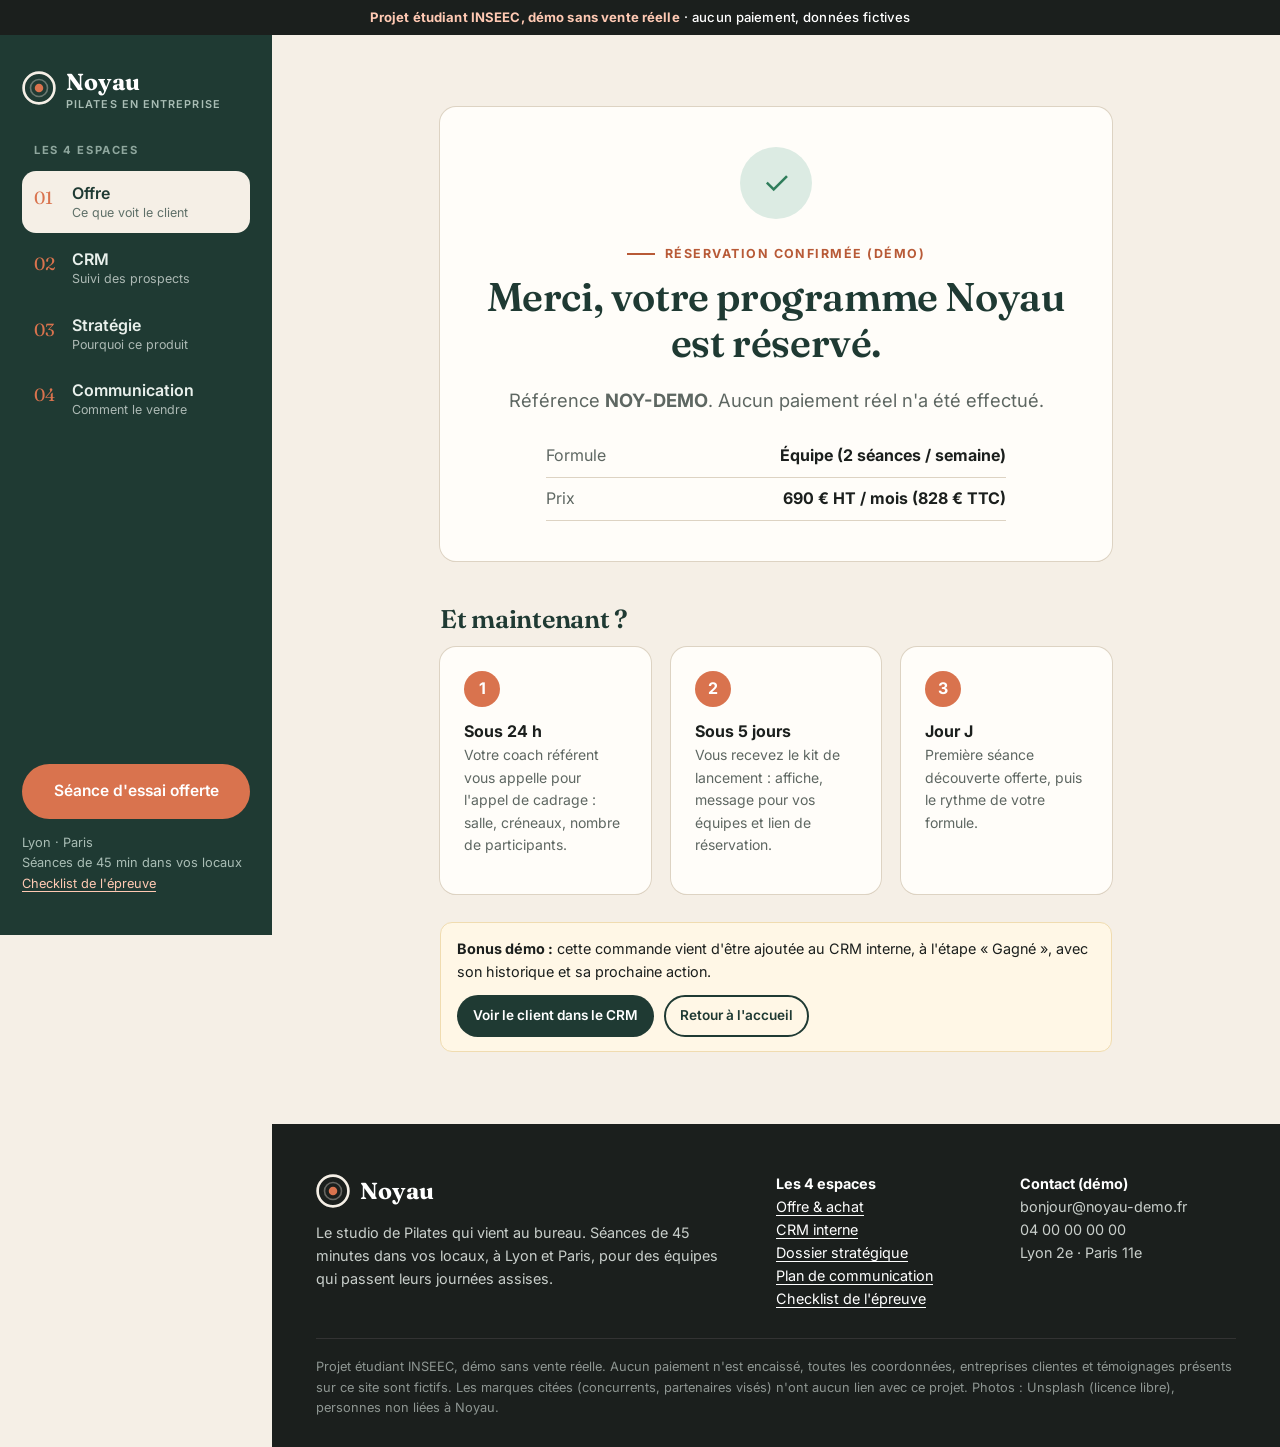
<file: confirmation.html>
<!doctype html>
<html lang="fr">
<head>
<meta charset="utf-8">
<meta name="viewport" content="width=device-width, initial-scale=1">
<title>Réservation confirmée · Noyau</title>
<meta name="description" content="Confirmation de réservation Noyau (démo, aucun paiement réel). Projet étudiant INSEEC.">
<link rel="canonical" href="https://noyau-pilates.vercel.app/confirmation">
<meta property="og:title" content="Réservation confirmée · Noyau">
<meta property="og:description" content="Confirmation de réservation Noyau (démo, aucun paiement réel). Projet étudiant INSEEC.">
<meta property="og:type" content="website">
<meta property="og:url" content="https://noyau-pilates.vercel.app/confirmation">
<meta property="og:locale" content="fr_FR">
<link rel="icon" href="assets/logo.svg" type="image/svg+xml">
<link rel="preconnect" href="https://fonts.googleapis.com"><link rel="preconnect" href="https://fonts.gstatic.com" crossorigin>
<link href="https://fonts.googleapis.com/css2?family=Fraunces:ital,opsz,wght@0,9..144,500;0,9..144,600;0,9..144,700;1,9..144,500&family=Inter:wght@400;500;600;700&display=swap" rel="stylesheet">
<link rel="stylesheet" href="assets/style.css?v=6">
</head>
<body data-page="vente">
<div class="demo-banner"><strong>Projet étudiant INSEEC, démo sans vente réelle</strong> · aucun paiement, données fictives</div>
<header id="site-header" class="site-header side">
      <a class="brand" href="index.html" aria-label="Noyau, accueil">
        <img src="assets/logo-light.svg" alt="" width="38" height="38">
        <span>Noyau<small>Pilates en entreprise</small></span>
      </a>
      <nav class="side-nav" aria-label="Les 4 espaces">
        <span class="side-label">Les 4 espaces</span>
        <a href="index.html" class="active" aria-current="page"><span class="n">01</span><span class="t">Offre<small>Ce que voit le client</small></span></a>
        <a href="crm.html"><span class="n">02</span><span class="t">CRM<small>Suivi des prospects</small></span></a>
        <a href="strategie.html"><span class="n">03</span><span class="t">Stratégie<small>Pourquoi ce produit</small></span></a>
        <a href="communication.html"><span class="n">04</span><span class="t">Communication<small>Comment le vendre</small></span></a>
      </nav>
      <div class="side-foot">
        <a href="index.html#contact" class="btn btn-primary">Séance d'essai offerte</a>
        <p>Lyon · Paris<br>Séances de 45 min dans vos locaux<br><a href="conformite.html" style="color:#FFC9B3">Checklist de l'épreuve</a></p>
      </div>
    </header>

<main class="section">
  <div class="wrap" style="max-width:760px">
    <div class="card" style="text-align:center;padding:40px 28px">
      <div style="width:72px;height:72px;border-radius:50%;background:#DCEBE3;color:var(--ok);display:grid;place-items:center;font-size:2rem;margin:0 auto 18px">✓</div>
      <span class="eyebrow">Réservation confirmée (démo)</span>
      <h1 style="font-size:clamp(1.8rem,4vw,2.5rem)">Merci, votre programme Noyau est réservé.</h1>
      <p class="lead" style="margin:0 auto 20px">Référence <strong id="ref"></strong>. Aucun paiement réel n'a été effectué.</p>
      <div style="text-align:left;max-width:460px;margin:0 auto" id="recap"></div>
    </div>

    <h2 style="margin-top:44px;font-size:1.6rem">Et maintenant ?</h2>
    <div class="grid g3">
      <div class="card"><div class="step-num">1</div><strong>Sous 24 h</strong><p class="muted small">Votre coach référent vous appelle pour l'appel de cadrage : salle, créneaux, nombre de participants.</p></div>
      <div class="card"><div class="step-num">2</div><strong>Sous 5 jours</strong><p class="muted small">Vous recevez le kit de lancement : affiche, message pour vos équipes et lien de réservation.</p></div>
      <div class="card"><div class="step-num">3</div><strong>Jour J</strong><p class="muted small">Première séance découverte offerte, puis le rythme de votre formule.</p></div>
    </div>
    <div class="note" style="margin-top:28px">
      <strong>Bonus démo :</strong> cette commande vient d'être ajoutée au CRM interne, à l'étape « Gagné », avec son historique et sa prochaine action.
      <div style="margin-top:12px;display:flex;gap:10px;flex-wrap:wrap">
        <a class="btn btn-dark btn-sm" href="crm.html" id="crm-link">Voir le client dans le CRM</a>
        <a class="btn btn-ghost btn-sm" href="index.html">Retour à l'accueil</a>
      </div>
    </div>
  </div>
</main>

<footer id="site-footer" class="site-footer">
      <div class="wrap">
        <div class="footer-grid">
          <div>
            <div class="brand" style="color:#fff"><img src="assets/logo-light.svg" alt="" width="30" height="30"> Noyau</div>
            <p style="margin-top:12px;max-width:420px">Le studio de Pilates qui vient au bureau. Séances de 45 minutes dans vos locaux, à Lyon et Paris, pour des équipes qui passent leurs journées assises.</p>
          </div>
          <div>
            <strong style="color:#fff">Les 4 espaces</strong><br>
            <a href="index.html">Offre &amp; achat</a><br>
            <a href="crm.html">CRM interne</a><br>
            <a href="strategie.html">Dossier stratégique</a><br>
            <a href="communication.html">Plan de communication</a><br>
            <a href="conformite.html">Checklist de l'épreuve</a>
          </div>
          <div>
            <strong style="color:#fff">Contact (démo)</strong><br>
            bonjour@noyau-demo.fr<br>
            04 00 00 00 00<br>
            Lyon 2e · Paris 11e
          </div>
        </div>
        <div class="legal">Projet étudiant INSEEC, démo sans vente réelle. Aucun paiement n'est encaissé, toutes les coordonnées, entreprises clientes et témoignages présents sur ce site sont fictifs. Les marques citées (concurrents, partenaires visés) n'ont aucun lien avec ce projet. Photos : Unsplash (licence libre), personnes non liées à Noyau.</div>
      </div>
    </footer>
<script src="assets/site.js?v=6"></script>
<script>
  const qs = new URLSearchParams(location.search);
  const O = window.NOYAU_OFFERS;
  let order = null; try { order = JSON.parse(sessionStorage.getItem('noyau-last-order')); } catch (e) {}
  const ref = qs.get('ref') || (order && order.ref) || 'NOY-DEMO';
  document.getElementById('ref').textContent = ref;
  const o = O[(order && order.offre) || qs.get('offre')] || O.equipe;
  const rows = [['Formule', o.name + ' (' + o.sessions + ')'], ['Prix', o.price.toLocaleString('fr-FR') + ' € HT / mois (' + (o.price * 1.2).toLocaleString('fr-FR') + ' € TTC)']];
  if (order) rows.push(['Entreprise', order.entreprise + ', ' + order.effectif + ' salariés'], ['Démarrage souhaité', order.debut + ' · ' + order.ville]);
  document.getElementById('recap').innerHTML = rows.map(([k, v]) => `<div style="display:flex;justify-content:space-between;gap:16px;padding:8px 0;border-bottom:1px solid var(--line)"><span class="muted">${k}</span><strong style="text-align:right">${v}</strong></div>`).join('');
  document.getElementById('crm-link').href = 'crm.html?q=' + encodeURIComponent(ref);
</script>
</body>
</html>
</file>
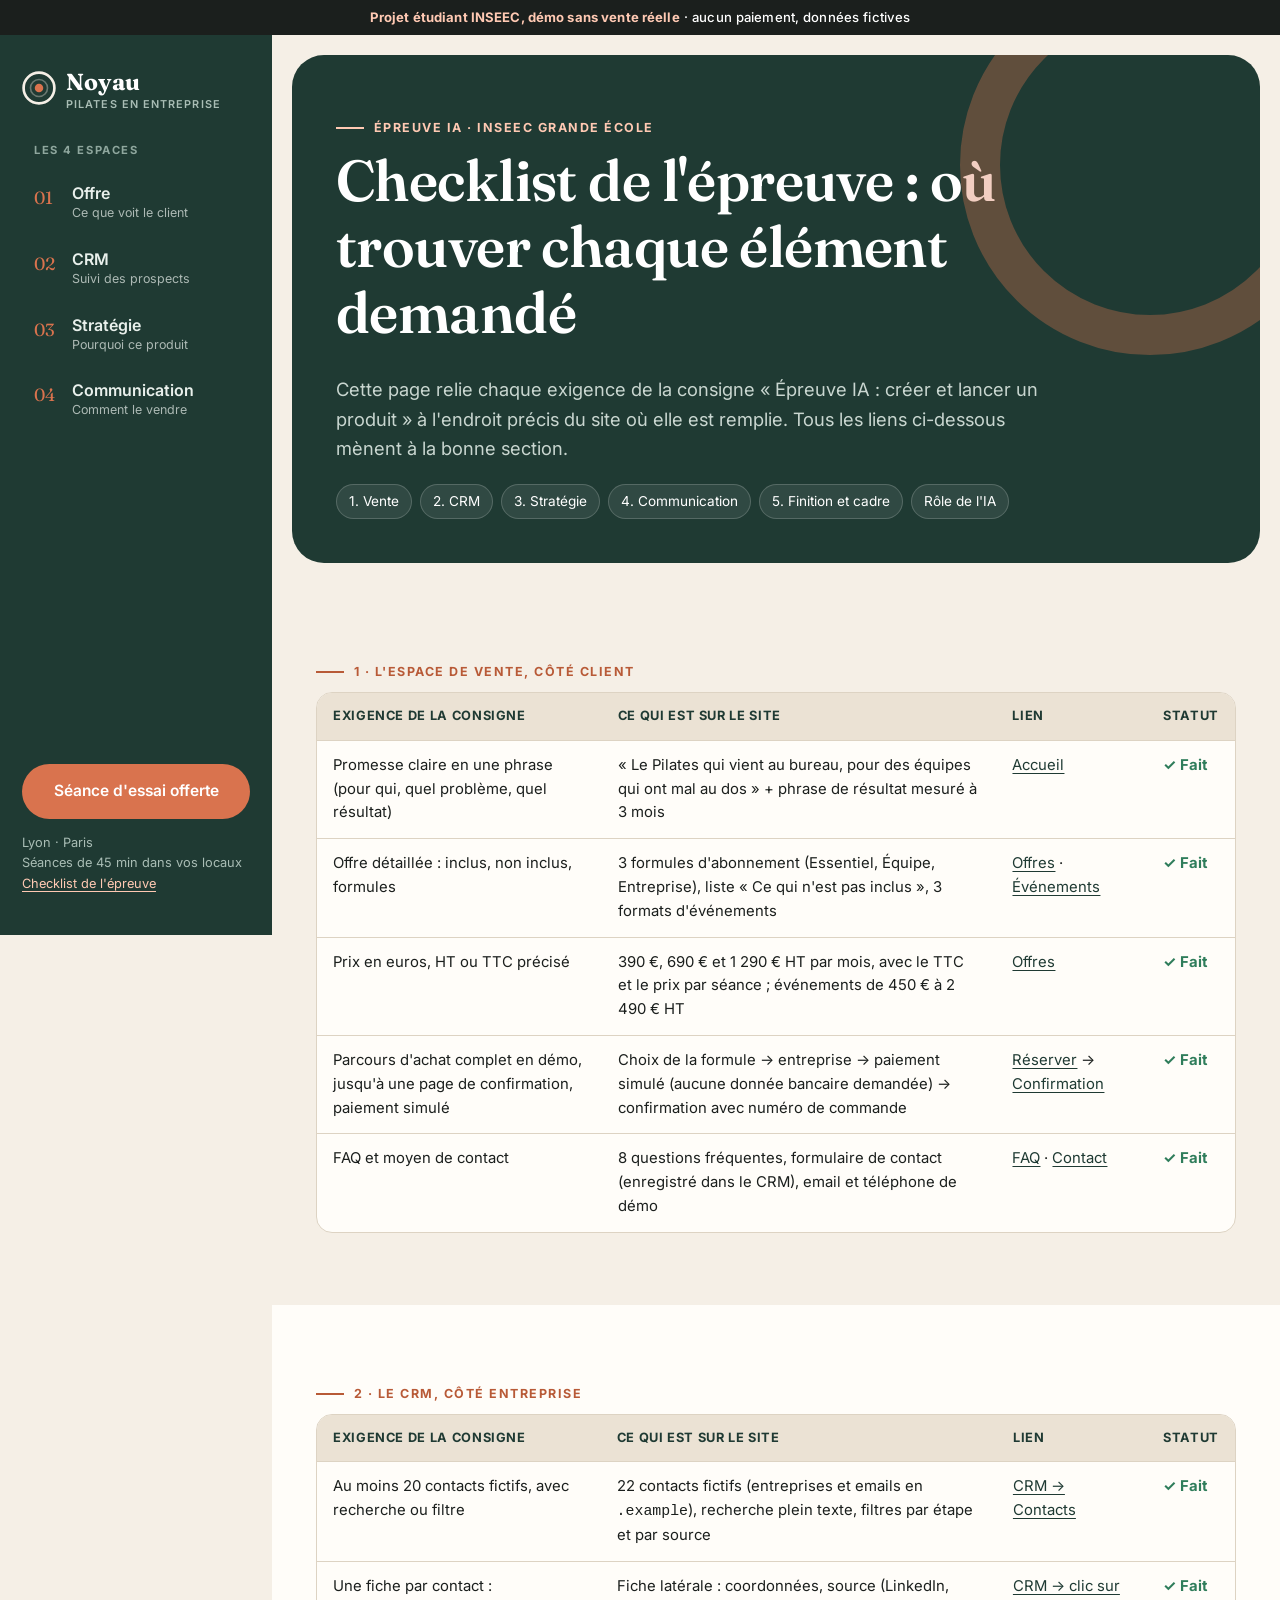
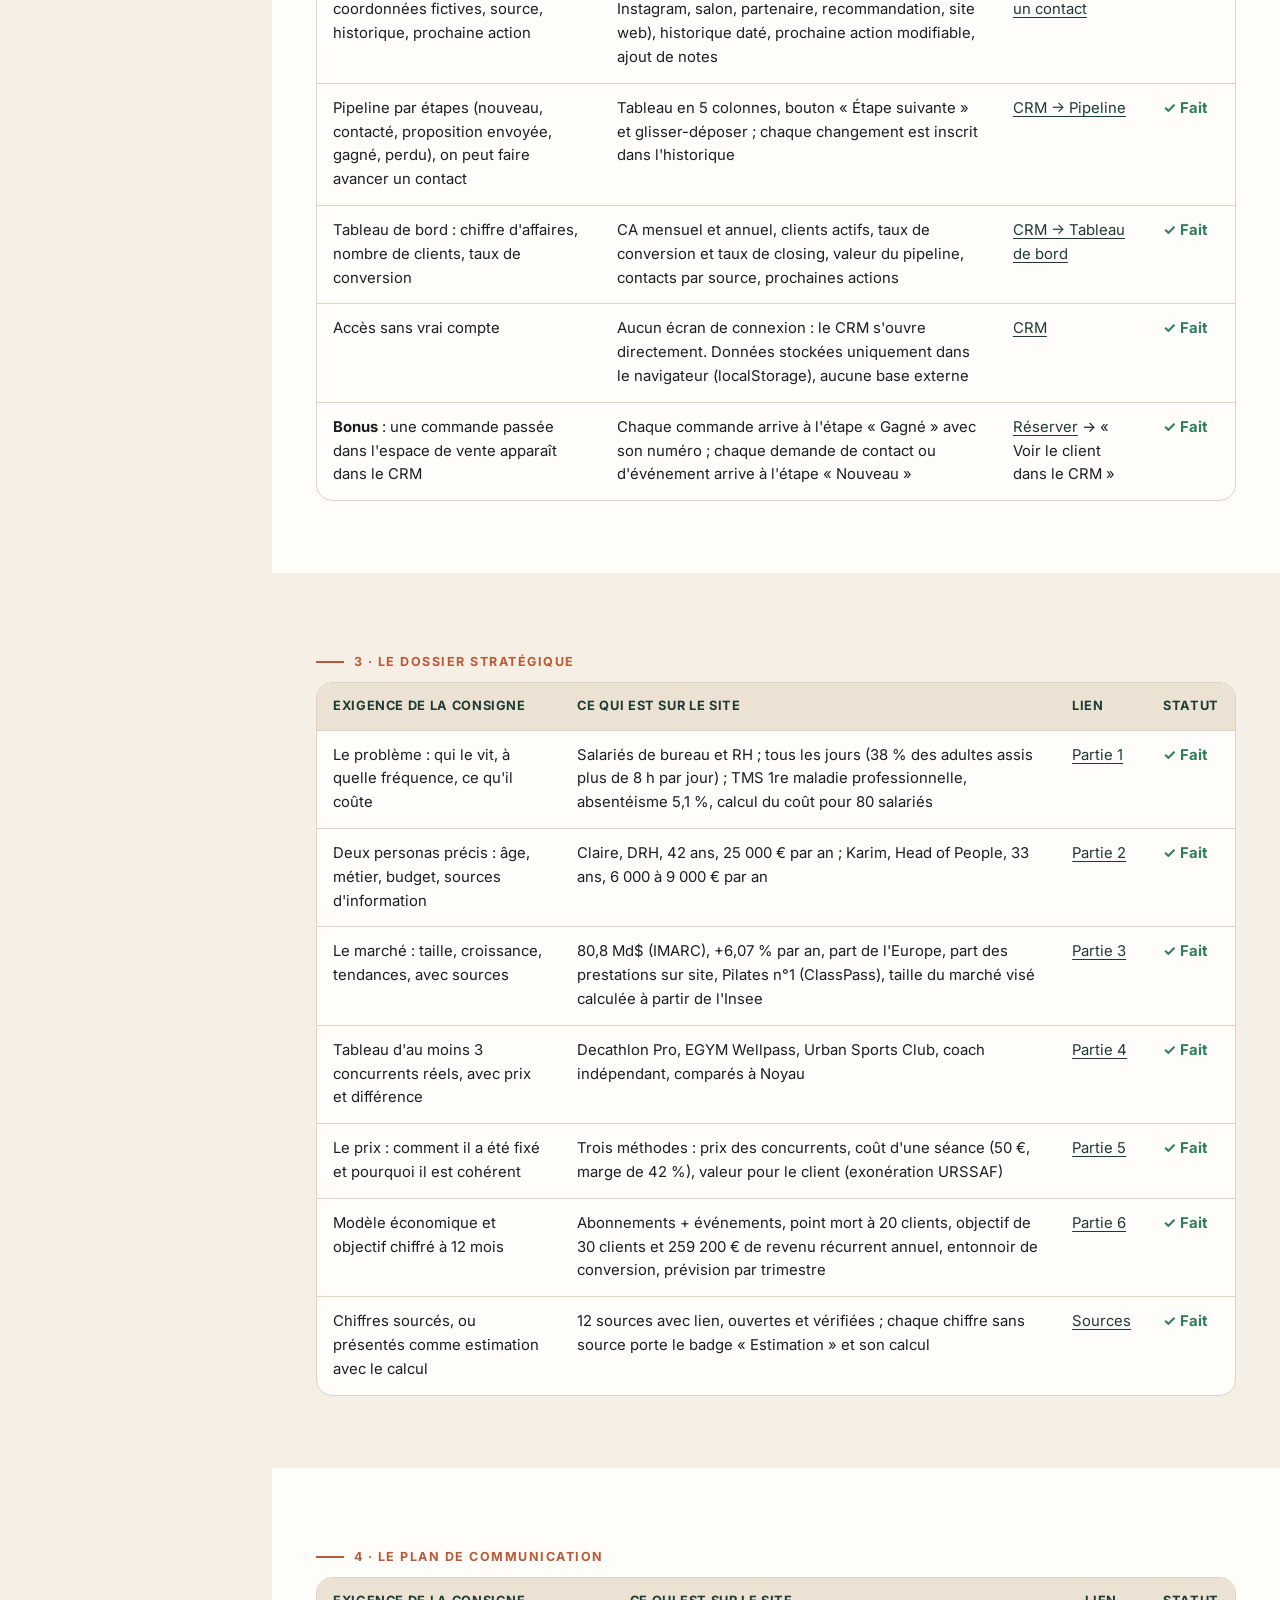
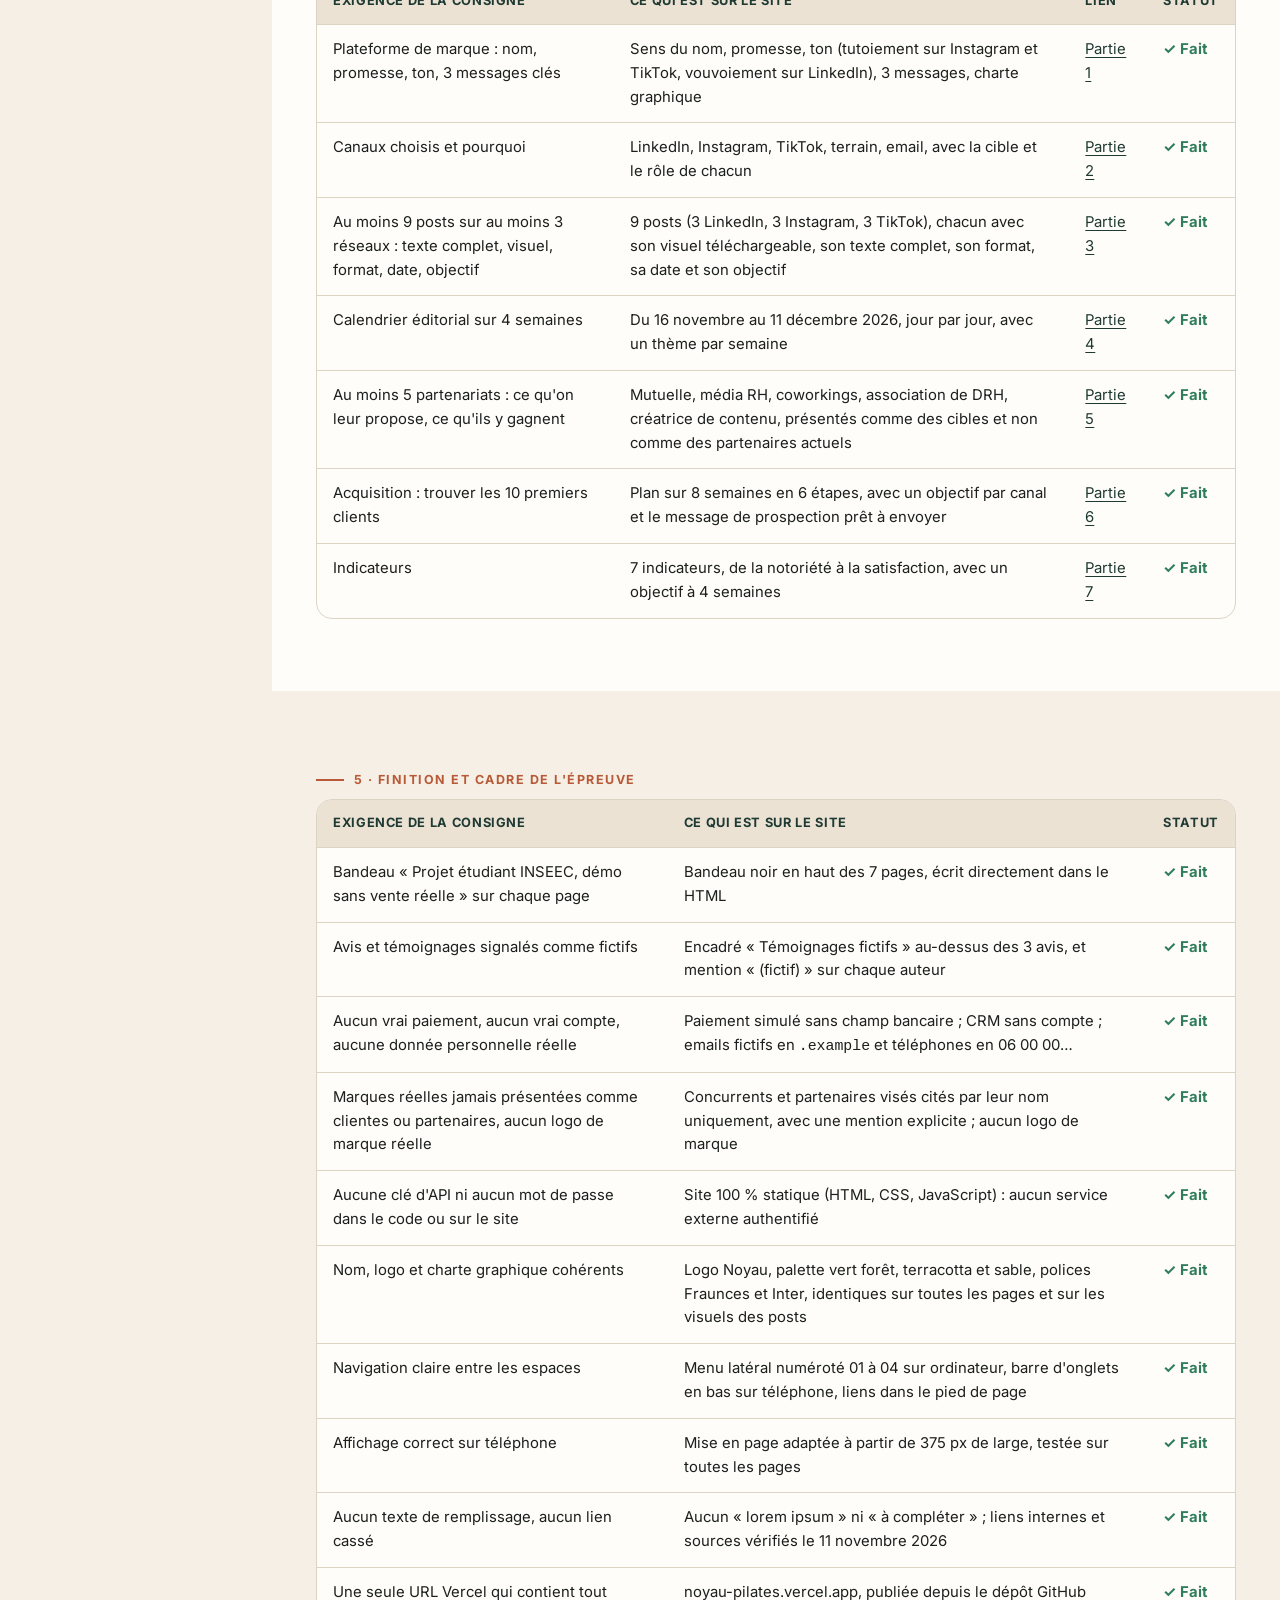
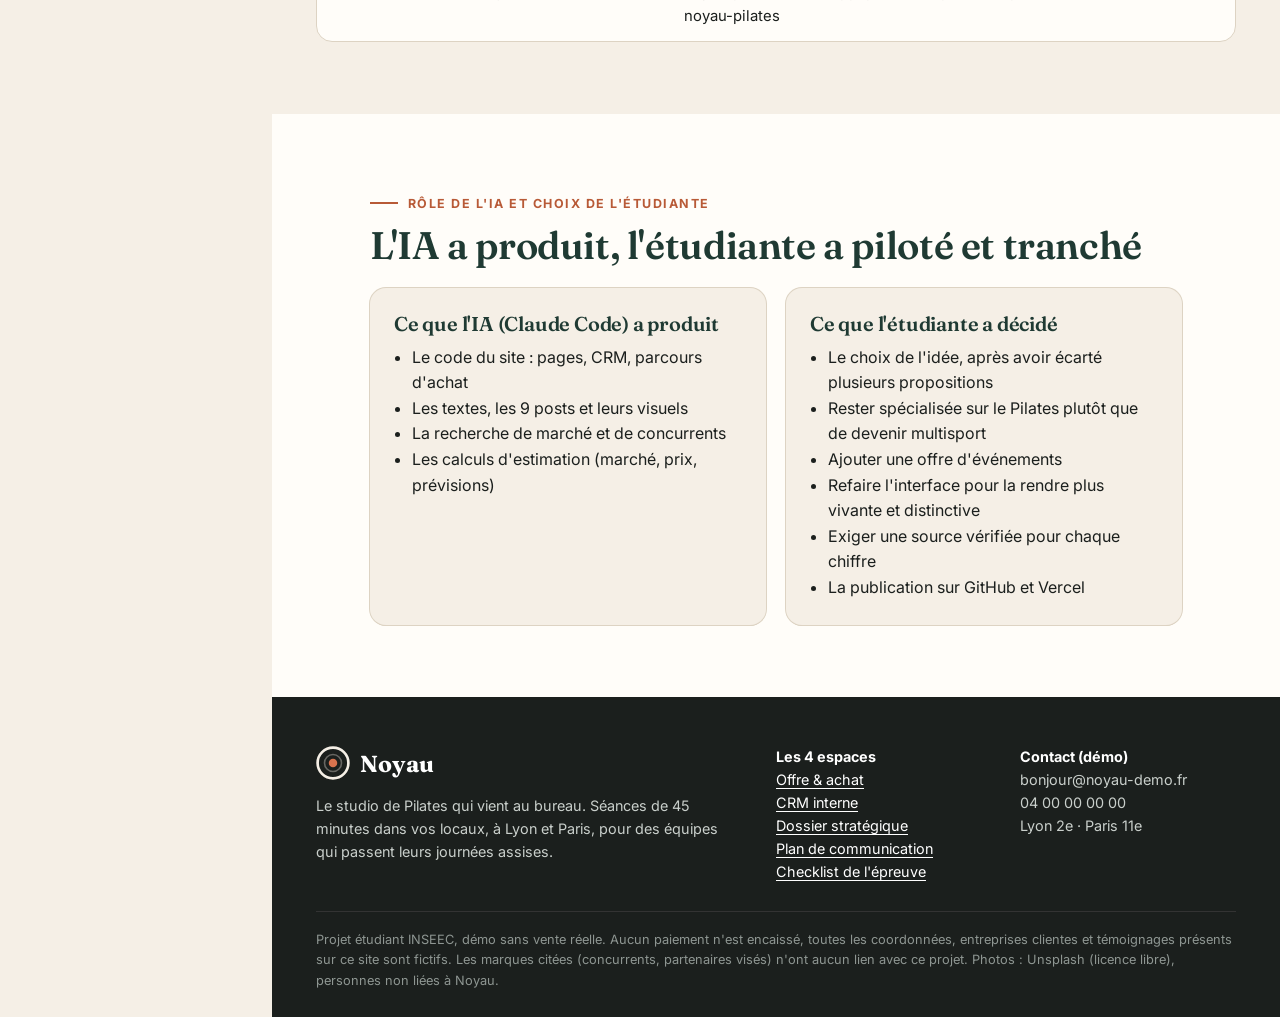
<file: conformite.html>
<!doctype html>
<html lang="fr">
<head>
<meta charset="utf-8">
<meta name="viewport" content="width=device-width, initial-scale=1">
<title>Checklist de l'épreuve · Noyau</title>
<meta name="description" content="Checklist de l&#x27;épreuve IA INSEEC : chaque exigence de la consigne reliée à l&#x27;endroit du site Noyau où elle est remplie.">
<link rel="canonical" href="https://noyau-pilates.vercel.app/conformite">
<meta property="og:title" content="Checklist de l&#x27;épreuve · Noyau">
<meta property="og:description" content="Checklist de l&#x27;épreuve IA INSEEC : chaque exigence de la consigne reliée à l&#x27;endroit du site Noyau où elle est remplie.">
<meta property="og:type" content="website">
<meta property="og:url" content="https://noyau-pilates.vercel.app/conformite">
<meta property="og:locale" content="fr_FR">
<link rel="icon" href="assets/logo.svg" type="image/svg+xml">
<link rel="preconnect" href="https://fonts.googleapis.com"><link rel="preconnect" href="https://fonts.gstatic.com" crossorigin>
<link href="https://fonts.googleapis.com/css2?family=Fraunces:ital,opsz,wght@0,9..144,500;0,9..144,600;0,9..144,700;1,9..144,500&family=Inter:wght@400;500;600;700&display=swap" rel="stylesheet">
<link rel="stylesheet" href="assets/style.css?v=6">
<style>.ok{color:var(--ok);font-weight:700;white-space:nowrap}</style>
</head>
<body data-page="conformite">
<div class="demo-banner"><strong>Projet étudiant INSEEC, démo sans vente réelle</strong> · aucun paiement, données fictives</div>
<header id="site-header" class="site-header side">
      <a class="brand" href="index.html" aria-label="Noyau, accueil">
        <img src="assets/logo-light.svg" alt="" width="38" height="38">
        <span>Noyau<small>Pilates en entreprise</small></span>
      </a>
      <nav class="side-nav" aria-label="Les 4 espaces">
        <span class="side-label">Les 4 espaces</span>
        <a href="index.html"><span class="n">01</span><span class="t">Offre<small>Ce que voit le client</small></span></a>
        <a href="crm.html"><span class="n">02</span><span class="t">CRM<small>Suivi des prospects</small></span></a>
        <a href="strategie.html"><span class="n">03</span><span class="t">Stratégie<small>Pourquoi ce produit</small></span></a>
        <a href="communication.html"><span class="n">04</span><span class="t">Communication<small>Comment le vendre</small></span></a>
      </nav>
      <div class="side-foot">
        <a href="index.html#contact" class="btn btn-primary">Séance d'essai offerte</a>
        <p>Lyon · Paris<br>Séances de 45 min dans vos locaux<br><a href="conformite.html" style="color:#FFC9B3">Checklist de l'épreuve</a></p>
      </div>
    </header>

<main>
  <div class="page-head">
    <div class="wrap">
      <span class="eyebrow">Épreuve IA · INSEEC Grande École</span>
      <h1>Checklist de l'épreuve : où trouver chaque élément demandé</h1>
      <p class="lead">Cette page relie chaque exigence de la consigne « Épreuve IA : créer et lancer un produit » à l'endroit précis du site où elle est remplie. Tous les liens ci-dessous mènent à la bonne section.</p>
      <nav class="toc"><a href="#vente">1. Vente</a><a href="#crm">2. CRM</a><a href="#strategie">3. Stratégie</a><a href="#communication">4. Communication</a><a href="#finition">5. Finition et cadre</a><a href="#ia">Rôle de l'IA</a></nav>
    </div>
  </div>

  <section class="section" id="vente">
    <div class="wrap">
      <span class="eyebrow">1 · L'espace de vente, côté client</span>
      <div class="table-wrap">
        <table>
          <thead><tr><th>Exigence de la consigne</th><th>Ce qui est sur le site</th><th>Lien</th><th>Statut</th></tr></thead>
          <tbody>
            <tr><td>Promesse claire en une phrase (pour qui, quel problème, quel résultat)</td><td>« Le Pilates qui vient au bureau, pour des équipes qui ont mal au dos » + phrase de résultat mesuré à 3 mois</td><td><a href="index.html">Accueil</a></td><td class="ok">✓ Fait</td></tr>
            <tr><td>Offre détaillée : inclus, non inclus, formules</td><td>3 formules d'abonnement (Essentiel, Équipe, Entreprise), liste « Ce qui n'est pas inclus », 3 formats d'événements</td><td><a href="index.html#offres">Offres</a> · <a href="index.html#evenements">Événements</a></td><td class="ok">✓ Fait</td></tr>
            <tr><td>Prix en euros, HT ou TTC précisé</td><td>390 €, 690 € et 1 290 € HT par mois, avec le TTC et le prix par séance ; événements de 450 € à 2 490 € HT</td><td><a href="index.html#offres">Offres</a></td><td class="ok">✓ Fait</td></tr>
            <tr><td>Parcours d'achat complet en démo, jusqu'à une page de confirmation, paiement simulé</td><td>Choix de la formule → entreprise → paiement simulé (aucune donnée bancaire demandée) → confirmation avec numéro de commande</td><td><a href="commander.html">Réserver</a> → <a href="confirmation.html">Confirmation</a></td><td class="ok">✓ Fait</td></tr>
            <tr><td>FAQ et moyen de contact</td><td>8 questions fréquentes, formulaire de contact (enregistré dans le CRM), email et téléphone de démo</td><td><a href="index.html#faq">FAQ</a> · <a href="index.html#contact">Contact</a></td><td class="ok">✓ Fait</td></tr>
          </tbody>
        </table>
      </div>
    </div>
  </section>

  <section class="section alt" id="crm">
    <div class="wrap">
      <span class="eyebrow">2 · Le CRM, côté entreprise</span>
      <div class="table-wrap">
        <table>
          <thead><tr><th>Exigence de la consigne</th><th>Ce qui est sur le site</th><th>Lien</th><th>Statut</th></tr></thead>
          <tbody>
            <tr><td>Au moins 20 contacts fictifs, avec recherche ou filtre</td><td>22 contacts fictifs (entreprises et emails en <code>.example</code>), recherche plein texte, filtres par étape et par source</td><td><a href="crm.html">CRM → Contacts</a></td><td class="ok">✓ Fait</td></tr>
            <tr><td>Une fiche par contact : coordonnées fictives, source, historique, prochaine action</td><td>Fiche latérale : coordonnées, source (LinkedIn, Instagram, salon, partenaire, recommandation, site web), historique daté, prochaine action modifiable, ajout de notes</td><td><a href="crm.html">CRM → clic sur un contact</a></td><td class="ok">✓ Fait</td></tr>
            <tr><td>Pipeline par étapes (nouveau, contacté, proposition envoyée, gagné, perdu), on peut faire avancer un contact</td><td>Tableau en 5 colonnes, bouton « Étape suivante » et glisser-déposer ; chaque changement est inscrit dans l'historique</td><td><a href="crm.html">CRM → Pipeline</a></td><td class="ok">✓ Fait</td></tr>
            <tr><td>Tableau de bord : chiffre d'affaires, nombre de clients, taux de conversion</td><td>CA mensuel et annuel, clients actifs, taux de conversion et taux de closing, valeur du pipeline, contacts par source, prochaines actions</td><td><a href="crm.html">CRM → Tableau de bord</a></td><td class="ok">✓ Fait</td></tr>
            <tr><td>Accès sans vrai compte</td><td>Aucun écran de connexion : le CRM s'ouvre directement. Données stockées uniquement dans le navigateur (localStorage), aucune base externe</td><td><a href="crm.html">CRM</a></td><td class="ok">✓ Fait</td></tr>
            <tr><td><strong>Bonus</strong> : une commande passée dans l'espace de vente apparaît dans le CRM</td><td>Chaque commande arrive à l'étape « Gagné » avec son numéro ; chaque demande de contact ou d'événement arrive à l'étape « Nouveau »</td><td><a href="commander.html">Réserver</a> → « Voir le client dans le CRM »</td><td class="ok">✓ Fait</td></tr>
          </tbody>
        </table>
      </div>
    </div>
  </section>

  <section class="section" id="strategie">
    <div class="wrap">
      <span class="eyebrow">3 · Le dossier stratégique</span>
      <div class="table-wrap">
        <table>
          <thead><tr><th>Exigence de la consigne</th><th>Ce qui est sur le site</th><th>Lien</th><th>Statut</th></tr></thead>
          <tbody>
            <tr><td>Le problème : qui le vit, à quelle fréquence, ce qu'il coûte</td><td>Salariés de bureau et RH ; tous les jours (38 % des adultes assis plus de 8 h par jour) ; TMS 1re maladie professionnelle, absentéisme 5,1 %, calcul du coût pour 80 salariés</td><td><a href="strategie.html#probleme">Partie 1</a></td><td class="ok">✓ Fait</td></tr>
            <tr><td>Deux personas précis : âge, métier, budget, sources d'information</td><td>Claire, DRH, 42 ans, 25 000 € par an ; Karim, Head of People, 33 ans, 6 000 à 9 000 € par an</td><td><a href="strategie.html#cible">Partie 2</a></td><td class="ok">✓ Fait</td></tr>
            <tr><td>Le marché : taille, croissance, tendances, avec sources</td><td>80,8 Md$ (IMARC), +6,07 % par an, part de l'Europe, part des prestations sur site, Pilates n°1 (ClassPass), taille du marché visé calculée à partir de l'Insee</td><td><a href="strategie.html#marche">Partie 3</a></td><td class="ok">✓ Fait</td></tr>
            <tr><td>Tableau d'au moins 3 concurrents réels, avec prix et différence</td><td>Decathlon Pro, EGYM Wellpass, Urban Sports Club, coach indépendant, comparés à Noyau</td><td><a href="strategie.html#concurrence">Partie 4</a></td><td class="ok">✓ Fait</td></tr>
            <tr><td>Le prix : comment il a été fixé et pourquoi il est cohérent</td><td>Trois méthodes : prix des concurrents, coût d'une séance (50 €, marge de 42 %), valeur pour le client (exonération URSSAF)</td><td><a href="strategie.html#prix">Partie 5</a></td><td class="ok">✓ Fait</td></tr>
            <tr><td>Modèle économique et objectif chiffré à 12 mois</td><td>Abonnements + événements, point mort à 20 clients, objectif de 30 clients et 259 200 € de revenu récurrent annuel, entonnoir de conversion, prévision par trimestre</td><td><a href="strategie.html#modele">Partie 6</a></td><td class="ok">✓ Fait</td></tr>
            <tr><td>Chiffres sourcés, ou présentés comme estimation avec le calcul</td><td>12 sources avec lien, ouvertes et vérifiées ; chaque chiffre sans source porte le badge « Estimation » et son calcul</td><td><a href="strategie.html#sources">Sources</a></td><td class="ok">✓ Fait</td></tr>
          </tbody>
        </table>
      </div>
    </div>
  </section>

  <section class="section alt" id="communication">
    <div class="wrap">
      <span class="eyebrow">4 · Le plan de communication</span>
      <div class="table-wrap">
        <table>
          <thead><tr><th>Exigence de la consigne</th><th>Ce qui est sur le site</th><th>Lien</th><th>Statut</th></tr></thead>
          <tbody>
            <tr><td>Plateforme de marque : nom, promesse, ton, 3 messages clés</td><td>Sens du nom, promesse, ton (tutoiement sur Instagram et TikTok, vouvoiement sur LinkedIn), 3 messages, charte graphique</td><td><a href="communication.html#marque">Partie 1</a></td><td class="ok">✓ Fait</td></tr>
            <tr><td>Canaux choisis et pourquoi</td><td>LinkedIn, Instagram, TikTok, terrain, email, avec la cible et le rôle de chacun</td><td><a href="communication.html#canaux">Partie 2</a></td><td class="ok">✓ Fait</td></tr>
            <tr><td>Au moins 9 posts sur au moins 3 réseaux : texte complet, visuel, format, date, objectif</td><td>9 posts (3 LinkedIn, 3 Instagram, 3 TikTok), chacun avec son visuel téléchargeable, son texte complet, son format, sa date et son objectif</td><td><a href="communication.html#posts">Partie 3</a></td><td class="ok">✓ Fait</td></tr>
            <tr><td>Calendrier éditorial sur 4 semaines</td><td>Du 16 novembre au 11 décembre 2026, jour par jour, avec un thème par semaine</td><td><a href="communication.html#calendrier">Partie 4</a></td><td class="ok">✓ Fait</td></tr>
            <tr><td>Au moins 5 partenariats : ce qu'on leur propose, ce qu'ils y gagnent</td><td>Mutuelle, média RH, coworkings, association de DRH, créatrice de contenu, présentés comme des cibles et non comme des partenaires actuels</td><td><a href="communication.html#partenariats">Partie 5</a></td><td class="ok">✓ Fait</td></tr>
            <tr><td>Acquisition : trouver les 10 premiers clients</td><td>Plan sur 8 semaines en 6 étapes, avec un objectif par canal et le message de prospection prêt à envoyer</td><td><a href="communication.html#acquisition">Partie 6</a></td><td class="ok">✓ Fait</td></tr>
            <tr><td>Indicateurs</td><td>7 indicateurs, de la notoriété à la satisfaction, avec un objectif à 4 semaines</td><td><a href="communication.html#kpi">Partie 7</a></td><td class="ok">✓ Fait</td></tr>
          </tbody>
        </table>
      </div>
    </div>
  </section>

  <section class="section" id="finition">
    <div class="wrap">
      <span class="eyebrow">5 · Finition et cadre de l'épreuve</span>
      <div class="table-wrap">
        <table>
          <thead><tr><th>Exigence de la consigne</th><th>Ce qui est sur le site</th><th>Statut</th></tr></thead>
          <tbody>
            <tr><td>Bandeau « Projet étudiant INSEEC, démo sans vente réelle » sur chaque page</td><td>Bandeau noir en haut des 7 pages, écrit directement dans le HTML</td><td class="ok">✓ Fait</td></tr>
            <tr><td>Avis et témoignages signalés comme fictifs</td><td>Encadré « Témoignages fictifs » au-dessus des 3 avis, et mention « (fictif) » sur chaque auteur</td><td class="ok">✓ Fait</td></tr>
            <tr><td>Aucun vrai paiement, aucun vrai compte, aucune donnée personnelle réelle</td><td>Paiement simulé sans champ bancaire ; CRM sans compte ; emails fictifs en <code>.example</code> et téléphones en 06 00 00…</td><td class="ok">✓ Fait</td></tr>
            <tr><td>Marques réelles jamais présentées comme clientes ou partenaires, aucun logo de marque réelle</td><td>Concurrents et partenaires visés cités par leur nom uniquement, avec une mention explicite ; aucun logo de marque</td><td class="ok">✓ Fait</td></tr>
            <tr><td>Aucune clé d'API ni aucun mot de passe dans le code ou sur le site</td><td>Site 100 % statique (HTML, CSS, JavaScript) : aucun service externe authentifié</td><td class="ok">✓ Fait</td></tr>
            <tr><td>Nom, logo et charte graphique cohérents</td><td>Logo Noyau, palette vert forêt, terracotta et sable, polices Fraunces et Inter, identiques sur toutes les pages et sur les visuels des posts</td><td class="ok">✓ Fait</td></tr>
            <tr><td>Navigation claire entre les espaces</td><td>Menu latéral numéroté 01 à 04 sur ordinateur, barre d'onglets en bas sur téléphone, liens dans le pied de page</td><td class="ok">✓ Fait</td></tr>
            <tr><td>Affichage correct sur téléphone</td><td>Mise en page adaptée à partir de 375 px de large, testée sur toutes les pages</td><td class="ok">✓ Fait</td></tr>
            <tr><td>Aucun texte de remplissage, aucun lien cassé</td><td>Aucun « lorem ipsum » ni « à compléter » ; liens internes et sources vérifiés le 11 novembre 2026</td><td class="ok">✓ Fait</td></tr>
            <tr><td>Une seule URL Vercel qui contient tout</td><td>noyau-pilates.vercel.app, publiée depuis le dépôt GitHub noyau-pilates</td><td class="ok">✓ Fait</td></tr>
          </tbody>
        </table>
      </div>
    </div>
  </section>

  <section class="section alt" id="ia">
    <div class="wrap" style="max-width:900px">
      <span class="eyebrow">Rôle de l'IA et choix de l'étudiante</span>
      <h2>L'IA a produit, l'étudiante a piloté et tranché</h2>
      <div class="grid g2" style="margin-top:20px">
        <div class="card">
          <h3>Ce que l'IA (Claude Code) a produit</h3>
          <ul style="padding-left:18px;margin:0">
            <li>Le code du site : pages, CRM, parcours d'achat</li>
            <li>Les textes, les 9 posts et leurs visuels</li>
            <li>La recherche de marché et de concurrents</li>
            <li>Les calculs d'estimation (marché, prix, prévisions)</li>
          </ul>
        </div>
        <div class="card">
          <h3>Ce que l'étudiante a décidé</h3>
          <ul style="padding-left:18px;margin:0">
            <li>Le choix de l'idée, après avoir écarté plusieurs propositions</li>
            <li>Rester spécialisée sur le Pilates plutôt que de devenir multisport</li>
            <li>Ajouter une offre d'événements</li>
            <li>Refaire l'interface pour la rendre plus vivante et distinctive</li>
            <li>Exiger une source vérifiée pour chaque chiffre</li>
            <li>La publication sur GitHub et Vercel</li>
          </ul>
        </div>
      </div>
    </div>
  </section>
</main>

<footer id="site-footer" class="site-footer">
      <div class="wrap">
        <div class="footer-grid">
          <div>
            <div class="brand" style="color:#fff"><img src="assets/logo-light.svg" alt="" width="30" height="30"> Noyau</div>
            <p style="margin-top:12px;max-width:420px">Le studio de Pilates qui vient au bureau. Séances de 45 minutes dans vos locaux, à Lyon et Paris, pour des équipes qui passent leurs journées assises.</p>
          </div>
          <div>
            <strong style="color:#fff">Les 4 espaces</strong><br>
            <a href="index.html">Offre &amp; achat</a><br>
            <a href="crm.html">CRM interne</a><br>
            <a href="strategie.html">Dossier stratégique</a><br>
            <a href="communication.html">Plan de communication</a><br>
            <a href="conformite.html">Checklist de l'épreuve</a>
          </div>
          <div>
            <strong style="color:#fff">Contact (démo)</strong><br>
            bonjour@noyau-demo.fr<br>
            04 00 00 00 00<br>
            Lyon 2e · Paris 11e
          </div>
        </div>
        <div class="legal">Projet étudiant INSEEC, démo sans vente réelle. Aucun paiement n'est encaissé, toutes les coordonnées, entreprises clientes et témoignages présents sur ce site sont fictifs. Les marques citées (concurrents, partenaires visés) n'ont aucun lien avec ce projet. Photos : Unsplash (licence libre), personnes non liées à Noyau.</div>
      </div>
    </footer>
<script src="assets/site.js?v=6"></script>
</body>
</html>
</file>
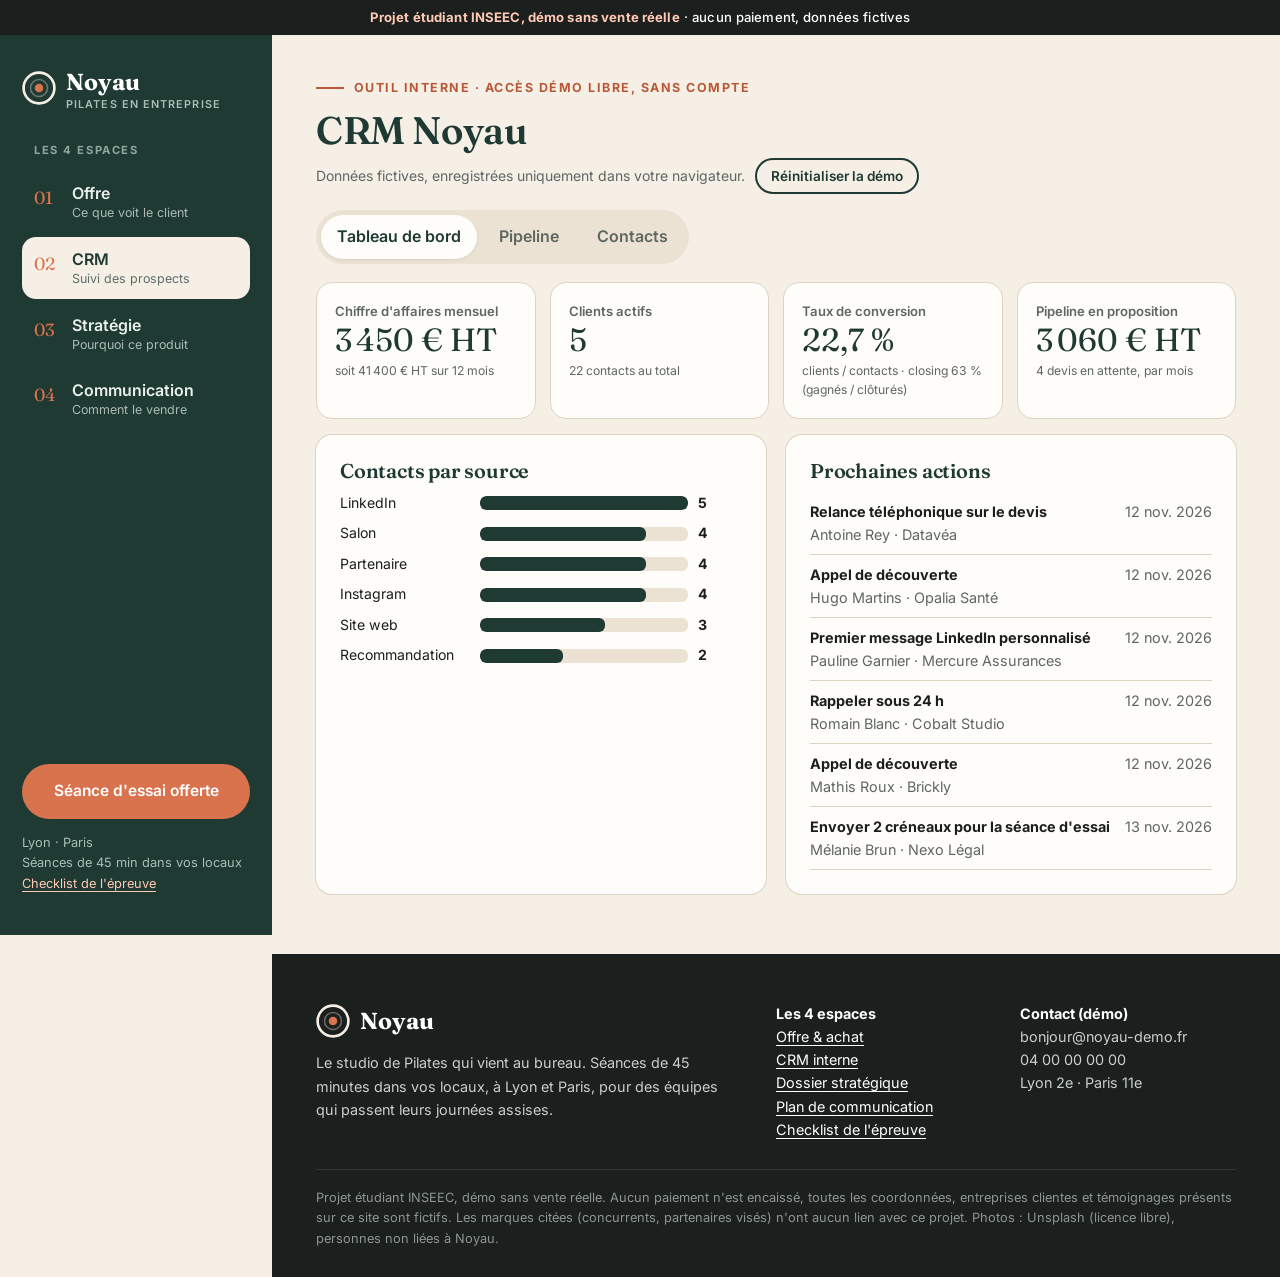
<file: crm.html>
<!doctype html>
<html lang="fr">
<head>
<meta charset="utf-8">
<meta name="viewport" content="width=device-width, initial-scale=1">
<title>CRM interne · Noyau</title>
<meta name="description" content="CRM interne de Noyau : 22 contacts fictifs, fiches, pipeline par étapes et tableau de bord (chiffre d&#x27;affaires, clients, taux de conversion). Projet étudiant INSEEC, démo.">
<link rel="canonical" href="https://noyau-pilates.vercel.app/crm">
<meta property="og:title" content="CRM interne · Noyau">
<meta property="og:description" content="CRM interne de Noyau : 22 contacts fictifs, fiches, pipeline par étapes et tableau de bord (chiffre d&#x27;affaires, clients, taux de conversion). Projet étudiant INSEEC, démo.">
<meta property="og:type" content="website">
<meta property="og:url" content="https://noyau-pilates.vercel.app/crm">
<meta property="og:locale" content="fr_FR">
<link rel="icon" href="assets/logo.svg" type="image/svg+xml">
<link rel="preconnect" href="https://fonts.googleapis.com"><link rel="preconnect" href="https://fonts.gstatic.com" crossorigin>
<link href="https://fonts.googleapis.com/css2?family=Fraunces:ital,opsz,wght@0,9..144,500;0,9..144,600;0,9..144,700;1,9..144,500&family=Inter:wght@400;500;600;700&display=swap" rel="stylesheet">
<link rel="stylesheet" href="assets/style.css?v=6">
<style>
  .crm-top{display:flex;justify-content:space-between;align-items:end;gap:16px;flex-wrap:wrap;padding:36px 0 18px}
  .tabs{display:flex;gap:6px;background:var(--sand-2);padding:5px;border-radius:999px;width:max-content;max-width:100%;overflow-x:auto}
  .tabs button{border:none;background:none;font:inherit;font-weight:600;padding:9px 16px;border-radius:999px;cursor:pointer;color:var(--muted);white-space:nowrap}
  .tabs button.on{background:var(--paper);color:var(--forest);box-shadow:0 1px 3px rgba(0,0,0,.08)}
  .kpis{display:grid;grid-template-columns:repeat(4,1fr);gap:14px}
  @media (max-width:860px){.kpis{grid-template-columns:1fr 1fr}}
  .kpi{background:var(--paper);border:1px solid var(--line);border-radius:16px;padding:18px}
  .kpi .v{font-family:var(--serif);font-size:2rem;color:var(--forest);line-height:1.1}
  .kpi .l{font-size:.82rem;color:var(--muted);font-weight:600}
  .kpi .h{font-size:.76rem;color:var(--muted);margin-top:4px}
  .bars .b{display:grid;grid-template-columns:130px 1fr 44px;gap:10px;align-items:center;font-size:.88rem;margin:8px 0}
  .bars .t{background:var(--sand-2);border-radius:6px;height:14px;overflow:hidden}
  .bars .f{background:var(--forest);height:100%;border-radius:6px}
  .filters{display:flex;gap:10px;flex-wrap:wrap;margin:18px 0}
  .filters input{flex:2;min-width:200px}.filters select{flex:1;min-width:150px}
  .stage{display:inline-block;padding:3px 10px;border-radius:999px;font-size:.75rem;font-weight:700;white-space:nowrap}
  .st-nouveau{background:#E4EEF6;color:var(--info)}.st-contacte{background:#F6EDD9;color:var(--warn)}
  .st-proposition{background:#F8E4DA;color:var(--clay-2)}.st-gagne{background:#DCEBE3;color:var(--ok)}.st-perdu{background:#EEE;color:#777}
  tbody tr{cursor:pointer}tbody tr:hover td{background:#FBF7F1}
  .board{display:grid;grid-template-columns:repeat(5,minmax(220px,1fr));gap:12px;overflow-x:auto;padding-bottom:12px}
  .col{background:var(--sand-2);border-radius:16px;padding:10px;min-height:300px}
  .col h4{margin:4px 6px 10px;font-size:.85rem;display:flex;justify-content:space-between;color:var(--forest)}
  .col.over{outline:2px dashed var(--clay)}
  .deal{background:var(--paper);border:1px solid var(--line);border-radius:12px;padding:12px;margin-bottom:8px;cursor:grab;font-size:.88rem}
  .deal strong{display:block;color:var(--forest)}
  .deal .meta{color:var(--muted);font-size:.78rem;margin:3px 0 8px}
  .deal .acts{display:flex;justify-content:space-between;align-items:center;gap:6px}
  .deal button{border:1px solid var(--line);background:#fff;border-radius:8px;padding:3px 8px;font:inherit;font-size:.75rem;cursor:pointer}
  .modal-bg{position:fixed;inset:0;background:rgba(27,31,29,.45);display:none;z-index:100;justify-content:flex-end}
  .modal-bg.open{display:flex}
  .drawer{background:var(--paper);width:min(520px,100%);height:100%;overflow-y:auto;padding:26px}
  .kv{display:grid;grid-template-columns:130px 1fr;gap:6px 12px;font-size:.9rem;margin:14px 0}
  .kv dt{color:var(--muted)}.kv dd{margin:0;font-weight:500}
  .timeline{border-left:2px solid var(--line);margin:10px 0 0 6px;padding-left:16px}
  .timeline div{position:relative;margin-bottom:14px;font-size:.88rem}
  .timeline div::before{content:"";position:absolute;left:-22px;top:5px;width:10px;height:10px;border-radius:50%;background:var(--clay)}
  .next{background:#FFF6F1;border:1px solid #F3D3C4;border-radius:12px;padding:12px;font-size:.9rem}
</style>
</head>
<body data-page="crm">
<div class="demo-banner"><strong>Projet étudiant INSEEC, démo sans vente réelle</strong> · aucun paiement, données fictives</div>
<header id="site-header" class="site-header side">
      <a class="brand" href="index.html" aria-label="Noyau, accueil">
        <img src="assets/logo-light.svg" alt="" width="38" height="38">
        <span>Noyau<small>Pilates en entreprise</small></span>
      </a>
      <nav class="side-nav" aria-label="Les 4 espaces">
        <span class="side-label">Les 4 espaces</span>
        <a href="index.html"><span class="n">01</span><span class="t">Offre<small>Ce que voit le client</small></span></a>
        <a href="crm.html" class="active" aria-current="page"><span class="n">02</span><span class="t">CRM<small>Suivi des prospects</small></span></a>
        <a href="strategie.html"><span class="n">03</span><span class="t">Stratégie<small>Pourquoi ce produit</small></span></a>
        <a href="communication.html"><span class="n">04</span><span class="t">Communication<small>Comment le vendre</small></span></a>
      </nav>
      <div class="side-foot">
        <a href="index.html#contact" class="btn btn-primary">Séance d'essai offerte</a>
        <p>Lyon · Paris<br>Séances de 45 min dans vos locaux<br><a href="conformite.html" style="color:#FFC9B3">Checklist de l'épreuve</a></p>
      </div>
    </header>

<main class="wrap" style="padding-bottom:60px">
  <div class="crm-top">
    <div>
      <span class="eyebrow">Outil interne · accès démo libre, sans compte</span>
      <h1 style="font-size:clamp(1.8rem,4vw,2.4rem);margin:0">CRM Noyau</h1>
      <p class="muted small" style="margin:6px 0 0">Données fictives, enregistrées uniquement dans votre navigateur. <button class="btn btn-ghost btn-sm" id="reset" style="margin-left:6px">Réinitialiser la démo</button></p>
    </div>
    <div class="tabs" role="tablist">
      <button class="on" data-tab="dash">Tableau de bord</button>
      <button data-tab="pipe">Pipeline</button>
      <button data-tab="list">Contacts</button>
    </div>
  </div>

  <section id="tab-dash">
    <div class="kpis" id="kpis"><div class="kpi"><div class="l">Chiffre d'affaires mensuel</div><div class="v">3 450 € HT</div><div class="h">soit 41 400 € HT sur 12 mois</div></div><div class="kpi"><div class="l">Clients actifs</div><div class="v">5</div><div class="h">22 contacts au total</div></div><div class="kpi"><div class="l">Taux de conversion</div><div class="v">22,7 %</div><div class="h">clients / contacts · closing 62 % (gagnés / clôturés)</div></div><div class="kpi"><div class="l">Pipeline en proposition</div><div class="v">3 060 € HT</div><div class="h">4 devis en attente, par mois</div></div></div>
    <div class="grid g2" style="margin-top:16px">
      <div class="card"><h3>Contacts par source</h3><div class="bars" id="by-source"><div class="b"><span>LinkedIn</span><div class="t"><div class="f" style="width:100%"></div></div><strong>5</strong></div><div class="b"><span>Salon</span><div class="t"><div class="f" style="width:80%"></div></div><strong>4</strong></div><div class="b"><span>Partenaire</span><div class="t"><div class="f" style="width:80%"></div></div><strong>4</strong></div><div class="b"><span>Instagram</span><div class="t"><div class="f" style="width:80%"></div></div><strong>4</strong></div><div class="b"><span>Site web</span><div class="t"><div class="f" style="width:60%"></div></div><strong>3</strong></div><div class="b"><span>Recommandation</span><div class="t"><div class="f" style="width:40%"></div></div><strong>2</strong></div></div></div>
      <div class="card"><h3>Prochaines actions</h3><div id="todo"><div style="display:flex;justify-content:space-between;gap:10px;padding:8px 0;border-bottom:1px solid var(--line);font-size:.9rem;cursor:pointer" data-open="6"><span><strong>Relance téléphonique sur le devis</strong><br><span class="muted">Antoine Rey · Datavéa</span></span><span class="muted" style="white-space:nowrap">12 nov. 2026</span></div><div style="display:flex;justify-content:space-between;gap:10px;padding:8px 0;border-bottom:1px solid var(--line);font-size:.9rem;cursor:pointer" data-open="10"><span><strong>Appel de découverte</strong><br><span class="muted">Hugo Martins · Opalia Santé</span></span><span class="muted" style="white-space:nowrap">12 nov. 2026</span></div><div style="display:flex;justify-content:space-between;gap:10px;padding:8px 0;border-bottom:1px solid var(--line);font-size:.9rem;cursor:pointer" data-open="15"><span><strong>Premier message LinkedIn personnalisé</strong><br><span class="muted">Pauline Garnier · Mercure Assurances</span></span><span class="muted" style="white-space:nowrap">12 nov. 2026</span></div><div style="display:flex;justify-content:space-between;gap:10px;padding:8px 0;border-bottom:1px solid var(--line);font-size:.9rem;cursor:pointer" data-open="16"><span><strong>Rappeler sous 24 h</strong><br><span class="muted">Romain Blanc · Cobalt Studio</span></span><span class="muted" style="white-space:nowrap">12 nov. 2026</span></div><div style="display:flex;justify-content:space-between;gap:10px;padding:8px 0;border-bottom:1px solid var(--line);font-size:.9rem;cursor:pointer" data-open="18"><span><strong>Appel de découverte</strong><br><span class="muted">Mathis Roux · Brickly</span></span><span class="muted" style="white-space:nowrap">12 nov. 2026</span></div><div style="display:flex;justify-content:space-between;gap:10px;padding:8px 0;border-bottom:1px solid var(--line);font-size:.9rem;cursor:pointer" data-open="7"><span><strong>Envoyer 2 créneaux pour la séance d&#x27;essai</strong><br><span class="muted">Mélanie Brun · Nexo Légal</span></span><span class="muted" style="white-space:nowrap">13 nov. 2026</span></div></div></div>
    </div>
  </section>

  <section id="tab-pipe" hidden>
    <p class="muted small">Faites glisser une carte d'une colonne à l'autre, ou utilisez le bouton « Étape suivante ». Cliquez sur un nom pour ouvrir la fiche.</p>
    <div class="board" id="board"><div class="col" data-stage="nouveau"><h4><span>Nouveau</span><span>5</span></h4><div class="deal" draggable="true" data-id="15"><strong data-open="15" style="cursor:pointer">Mercure Assurances</strong><div class="meta">Pauline Garnier · Entreprise · 1 290 €/mois</div><div class="acts"><span class="chip">LinkedIn</span><button data-adv="15">Étape suivante →</button></div></div><div class="deal" draggable="true" data-id="16"><strong data-open="16" style="cursor:pointer">Cobalt Studio</strong><div class="meta">Romain Blanc · Essentiel · 390 €/mois</div><div class="acts"><span class="chip">Site web</span><button data-adv="16">Étape suivante →</button></div></div><div class="deal" draggable="true" data-id="17"><strong data-open="17" style="cursor:pointer">Alto Énergie</strong><div class="meta">Léa Fontaine · Équipe · 690 €/mois</div><div class="acts"><span class="chip">Salon</span><button data-adv="17">Étape suivante →</button></div></div><div class="deal" draggable="true" data-id="18"><strong data-open="18" style="cursor:pointer">Brickly</strong><div class="meta">Mathis Roux · Essentiel · 390 €/mois</div><div class="acts"><span class="chip">Recommandation</span><button data-adv="18">Étape suivante →</button></div></div><div class="deal" draggable="true" data-id="19"><strong data-open="19" style="cursor:pointer">Quadra Audit</strong><div class="meta">Chloé Mercier · Équipe · 690 €/mois</div><div class="acts"><span class="chip">Partenaire</span><button data-adv="19">Étape suivante →</button></div></div></div><div class="col" data-stage="contacte"><h4><span>Contacté</span><span>5</span></h4><div class="deal" draggable="true" data-id="10"><strong data-open="10" style="cursor:pointer">Opalia Santé</strong><div class="meta">Hugo Martins · Équipe · 690 €/mois</div><div class="acts"><span class="chip">LinkedIn</span><button data-adv="10">Étape suivante →</button></div></div><div class="deal" draggable="true" data-id="11"><strong data-open="11" style="cursor:pointer">Studio Hublot</strong><div class="meta">Camille Robin · Essentiel · 390 €/mois</div><div class="acts"><span class="chip">Instagram</span><button data-adv="11">Étape suivante →</button></div></div><div class="deal" draggable="true" data-id="12"><strong data-open="12" style="cursor:pointer">Trajecto</strong><div class="meta">Nicolas Dumas · Équipe · 690 €/mois</div><div class="acts"><span class="chip">Site web</span><button data-adv="12">Étape suivante →</button></div></div><div class="deal" draggable="true" data-id="13"><strong data-open="13" style="cursor:pointer">Hoplà</strong><div class="meta">Emma Lefèvre · Équipe · 690 €/mois</div><div class="acts"><span class="chip">Partenaire</span><button data-adv="13">Étape suivante →</button></div></div><div class="deal" draggable="true" data-id="14"><strong data-open="14" style="cursor:pointer">Ondine Bio</strong><div class="meta">Yanis Cherif · Essentiel · 390 €/mois</div><div class="acts"><span class="chip">Instagram</span><button data-adv="14">Étape suivante →</button></div></div></div><div class="col" data-stage="proposition"><h4><span>Proposition envoyée</span><span>4</span></h4><div class="deal" draggable="true" data-id="6"><strong data-open="6" style="cursor:pointer">Datavéa</strong><div class="meta">Antoine Rey · Équipe · 690 €/mois</div><div class="acts"><span class="chip">LinkedIn</span><button data-adv="6">Étape suivante →</button></div></div><div class="deal" draggable="true" data-id="7"><strong data-open="7" style="cursor:pointer">Nexo Légal</strong><div class="meta">Mélanie Brun · Essentiel · 390 €/mois</div><div class="acts"><span class="chip">Site web</span><button data-adv="7">Étape suivante →</button></div></div><div class="deal" draggable="true" data-id="8"><strong data-open="8" style="cursor:pointer">Fluxo</strong><div class="meta">Karim Benali · Équipe · 690 €/mois</div><div class="acts"><span class="chip">Salon</span><button data-adv="8">Étape suivante →</button></div></div><div class="deal" draggable="true" data-id="9"><strong data-open="9" style="cursor:pointer">Verso Industrie</strong><div class="meta">Lucie Perrin · Entreprise · 1 290 €/mois</div><div class="acts"><span class="chip">Partenaire</span><button data-adv="9">Étape suivante →</button></div></div></div><div class="col" data-stage="gagne"><h4><span>Gagné</span><span>5</span></h4><div class="deal" draggable="true" data-id="1"><strong data-open="1" style="cursor:pointer">Atelier Lumen</strong><div class="meta">Claire Morel · Équipe · 690 €/mois</div><div class="acts"><span class="chip">LinkedIn</span></div></div><div class="deal" draggable="true" data-id="2"><strong data-open="2" style="cursor:pointer">Pixel &amp; Fils</strong><div class="meta">Thomas Girard · Essentiel · 390 €/mois</div><div class="acts"><span class="chip">Salon</span></div></div><div class="deal" draggable="true" data-id="3"><strong data-open="3" style="cursor:pointer">Kalibre</strong><div class="meta">Inès Haddad · Équipe · 690 €/mois</div><div class="acts"><span class="chip">Recommandation</span></div></div><div class="deal" draggable="true" data-id="4"><strong data-open="4" style="cursor:pointer">Groupe Orvel</strong><div class="meta">Julien Faure · Entreprise · 1 290 €/mois</div><div class="acts"><span class="chip">Partenaire</span></div></div><div class="deal" draggable="true" data-id="5"><strong data-open="5" style="cursor:pointer">Bleu Carré</strong><div class="meta">Sarah Lemaire · Essentiel · 390 €/mois</div><div class="acts"><span class="chip">Instagram</span></div></div></div><div class="col" data-stage="perdu"><h4><span>Perdu</span><span>3</span></h4><div class="deal" draggable="true" data-id="20"><strong data-open="20" style="cursor:pointer">Lumio</strong><div class="meta">Bastien Noël · Essentiel · 390 €/mois</div><div class="acts"><span class="chip">Instagram</span></div></div><div class="deal" draggable="true" data-id="21"><strong data-open="21" style="cursor:pointer">Helix Pharma</strong><div class="meta">Sophie Caron · Entreprise · 1 290 €/mois</div><div class="acts"><span class="chip">LinkedIn</span></div></div><div class="deal" draggable="true" data-id="22"><strong data-open="22" style="cursor:pointer">Tandem RH</strong><div class="meta">Adrien Petit · Essentiel · 390 €/mois</div><div class="acts"><span class="chip">Salon</span></div></div></div></div>
  </section>

  <section id="tab-list" hidden>
    <div class="filters">
      <input id="q" type="search" placeholder="Rechercher un nom, une entreprise, une ville, une commande…">
      <select id="f-stage"><option value="">Toutes les étapes</option></select>
      <select id="f-source"><option value="">Toutes les sources</option></select>
    </div>
    <div class="table-wrap">
      <table>
        <thead><tr><th>Contact</th><th>Entreprise</th><th>Source</th><th>Étape</th><th>Offre</th><th>Prochaine action</th></tr></thead>
        <tbody id="rows"><tr data-open="1">
      <td><strong>Claire Morel</strong><br><span class="muted small">DRH</span></td>
      <td>Atelier Lumen<br><span class="muted small">Lyon 2e · 72 sal.</span></td>
      <td><span class="chip">LinkedIn</span></td><td><span class="stage st-gagne">Gagné</span></td>
      <td>Équipe<br><span class="muted small">690 € HT/mois</span></td>
      <td class="small">Point participation après 3 semaines<br><span class="muted">24 nov. 2026</span><br><span class="muted">claire.morel@atelierlumen.example · 06 00 00 11 42</span></td></tr><tr data-open="2">
      <td><strong>Thomas Girard</strong><br><span class="muted small">Office manager</span></td>
      <td>Pixel &amp; Fils<br><span class="muted small">Villeurbanne · 48 sal.</span></td>
      <td><span class="chip">Salon</span></td><td><span class="stage st-gagne">Gagné</span></td>
      <td>Essentiel<br><span class="muted small">390 € HT/mois</span></td>
      <td class="small">Envoyer le kit de communication interne<br><span class="muted">18 nov. 2026</span><br><span class="muted">thomas.girard@pixelfils.example · 06 00 00 12 44</span></td></tr><tr data-open="3">
      <td><strong>Inès Haddad</strong><br><span class="muted small">Head of People</span></td>
      <td>Kalibre<br><span class="muted small">Paris 10e · 140 sal.</span></td>
      <td><span class="chip">Recommandation</span></td><td><span class="stage st-gagne">Gagné</span></td>
      <td>Équipe<br><span class="muted small">690 € HT/mois</span></td>
      <td class="small">Préparer le questionnaire posture à 6 semaines<br><span class="muted">01 déc. 2026</span><br><span class="muted">ines.haddad@kalibre.example · 06 00 00 13 46</span></td></tr><tr data-open="4">
      <td><strong>Julien Faure</strong><br><span class="muted small">DRH</span></td>
      <td>Groupe Orvel<br><span class="muted small">Lyon 6e · 210 sal.</span></td>
      <td><span class="chip">Partenaire</span></td><td><span class="stage st-gagne">Gagné</span></td>
      <td>Entreprise<br><span class="muted small">1 290 € HT/mois</span></td>
      <td class="small">Présentation du programme au CSE<br><span class="muted">20 nov. 2026</span><br><span class="muted">julien.faure@groupeorvel.example · 06 00 00 14 48</span></td></tr><tr data-open="5">
      <td><strong>Sarah Lemaire</strong><br><span class="muted small">Responsable RH</span></td>
      <td>Bleu Carré<br><span class="muted small">Paris 3e · 55 sal.</span></td>
      <td><span class="chip">Instagram</span></td><td><span class="stage st-gagne">Gagné</span></td>
      <td>Essentiel<br><span class="muted small">390 € HT/mois</span></td>
      <td class="small">Proposer le passage en formule Équipe<br><span class="muted">26 nov. 2026</span><br><span class="muted">sarah.lemaire@bleucarre.example · 06 00 00 15 50</span></td></tr><tr data-open="6">
      <td><strong>Antoine Rey</strong><br><span class="muted small">CEO</span></td>
      <td>Datavéa<br><span class="muted small">Lyon 7e · 95 sal.</span></td>
      <td><span class="chip">LinkedIn</span></td><td><span class="stage st-proposition">Proposition envoyée</span></td>
      <td>Équipe<br><span class="muted small">690 € HT/mois</span></td>
      <td class="small">Relance téléphonique sur le devis<br><span class="muted">12 nov. 2026</span><br><span class="muted">antoine.rey@datavea.example · 06 00 00 16 52</span></td></tr><tr data-open="7">
      <td><strong>Mélanie Brun</strong><br><span class="muted small">Office manager</span></td>
      <td>Nexo Légal<br><span class="muted small">Paris 8e · 65 sal.</span></td>
      <td><span class="chip">Site web</span></td><td><span class="stage st-proposition">Proposition envoyée</span></td>
      <td>Essentiel<br><span class="muted small">390 € HT/mois</span></td>
      <td class="small">Envoyer 2 créneaux pour la séance d&#x27;essai<br><span class="muted">13 nov. 2026</span><br><span class="muted">melanie.brun@nexolegal.example · 06 00 00 17 54</span></td></tr><tr data-open="8">
      <td><strong>Karim Benali</strong><br><span class="muted small">Head of People</span></td>
      <td>Fluxo<br><span class="muted small">Paris 11e · 60 sal.</span></td>
      <td><span class="chip">Salon</span></td><td><span class="stage st-proposition">Proposition envoyée</span></td>
      <td>Équipe<br><span class="muted small">690 € HT/mois</span></td>
      <td class="small">Répondre à la question sur l&#x27;exonération URSSAF<br><span class="muted">14 nov. 2026</span><br><span class="muted">karim.benali@fluxo.example · 06 00 00 18 56</span></td></tr><tr data-open="9">
      <td><strong>Lucie Perrin</strong><br><span class="muted small">DRH</span></td>
      <td>Verso Industrie<br><span class="muted small">Vénissieux · 180 sal.</span></td>
      <td><span class="chip">Partenaire</span></td><td><span class="stage st-proposition">Proposition envoyée</span></td>
      <td>Entreprise<br><span class="muted small">1 290 € HT/mois</span></td>
      <td class="small">Rendez-vous avec le directeur de site<br><span class="muted">19 nov. 2026</span><br><span class="muted">lucie.perrin@versoindustrie.example · 06 00 00 19 58</span></td></tr><tr data-open="10">
      <td><strong>Hugo Martins</strong><br><span class="muted small">Responsable QVT</span></td>
      <td>Opalia Santé<br><span class="muted small">Lyon 3e · 120 sal.</span></td>
      <td><span class="chip">LinkedIn</span></td><td><span class="stage st-contacte">Contacté</span></td>
      <td>Équipe<br><span class="muted small">690 € HT/mois</span></td>
      <td class="small">Appel de découverte<br><span class="muted">12 nov. 2026</span><br><span class="muted">hugo.martins@opaliasante.example · 06 00 00 20 60</span></td></tr><tr data-open="11">
      <td><strong>Camille Robin</strong><br><span class="muted small">Office manager</span></td>
      <td>Studio Hublot<br><span class="muted small">Lyon 1er · 28 sal.</span></td>
      <td><span class="chip">Instagram</span></td><td><span class="stage st-contacte">Contacté</span></td>
      <td>Essentiel<br><span class="muted small">390 € HT/mois</span></td>
      <td class="small">Rappeler en fin de matinée<br><span class="muted">13 nov. 2026</span><br><span class="muted">camille.robin@studiohublot.example · 06 00 00 21 62</span></td></tr><tr data-open="12">
      <td><strong>Nicolas Dumas</strong><br><span class="muted small">COO</span></td>
      <td>Trajecto<br><span class="muted small">Saint-Priest · 150 sal.</span></td>
      <td><span class="chip">Site web</span></td><td><span class="stage st-contacte">Contacté</span></td>
      <td>Équipe<br><span class="muted small">690 € HT/mois</span></td>
      <td class="small">Proposer une séance d&#x27;essai<br><span class="muted">15 nov. 2026</span><br><span class="muted">nicolas.dumas@trajecto.example · 06 00 00 22 64</span></td></tr><tr data-open="13">
      <td><strong>Emma Lefèvre</strong><br><span class="muted small">Talent manager</span></td>
      <td>Hoplà<br><span class="muted small">Paris 2e · 85 sal.</span></td>
      <td><span class="chip">Partenaire</span></td><td><span class="stage st-contacte">Contacté</span></td>
      <td>Équipe<br><span class="muted small">690 € HT/mois</span><br><span class="chip" style="margin-top:4px">Événement</span></td>
      <td class="small">Appel de découverte<br><span class="muted">17 nov. 2026</span><br><span class="muted">emma.lefevre@hopla.example · 06 00 00 23 66</span></td></tr><tr data-open="14">
      <td><strong>Yanis Cherif</strong><br><span class="muted small">Fondateur</span></td>
      <td>Ondine Bio<br><span class="muted small">Lyon 9e · 35 sal.</span></td>
      <td><span class="chip">Instagram</span></td><td><span class="stage st-contacte">Contacté</span></td>
      <td>Essentiel<br><span class="muted small">390 € HT/mois</span></td>
      <td class="small">Envoyer le devis Essentiel<br><span class="muted">16 nov. 2026</span><br><span class="muted">yanis.cherif@ondinebio.example · 06 00 00 24 68</span></td></tr><tr data-open="15">
      <td><strong>Pauline Garnier</strong><br><span class="muted small">DRH</span></td>
      <td>Mercure Assurances<br><span class="muted small">Paris 9e · 230 sal.</span></td>
      <td><span class="chip">LinkedIn</span></td><td><span class="stage st-nouveau">Nouveau</span></td>
      <td>Entreprise<br><span class="muted small">1 290 € HT/mois</span></td>
      <td class="small">Premier message LinkedIn personnalisé<br><span class="muted">12 nov. 2026</span><br><span class="muted">pauline.garnier@mercureassurances.example · 06 00 00 25 70</span></td></tr><tr data-open="16">
      <td><strong>Romain Blanc</strong><br><span class="muted small">Office manager</span></td>
      <td>Cobalt Studio<br><span class="muted small">Paris 20e · 22 sal.</span></td>
      <td><span class="chip">Site web</span></td><td><span class="stage st-nouveau">Nouveau</span></td>
      <td>Essentiel<br><span class="muted small">390 € HT/mois</span></td>
      <td class="small">Rappeler sous 24 h<br><span class="muted">12 nov. 2026</span><br><span class="muted">romain.blanc@cobaltstudio.example · 06 00 00 26 72</span></td></tr><tr data-open="17">
      <td><strong>Léa Fontaine</strong><br><span class="muted small">Responsable RH</span></td>
      <td>Alto Énergie<br><span class="muted small">Lyon 3e · 110 sal.</span></td>
      <td><span class="chip">Salon</span></td><td><span class="stage st-nouveau">Nouveau</span></td>
      <td>Équipe<br><span class="muted small">690 € HT/mois</span><br><span class="chip" style="margin-top:4px">Événement</span></td>
      <td class="small">Envoyer le devis Semaine de la QVT<br><span class="muted">13 nov. 2026</span><br><span class="muted">lea.fontaine@altoenergie.example · 06 00 00 27 74</span></td></tr><tr data-open="18">
      <td><strong>Mathis Roux</strong><br><span class="muted small">CEO</span></td>
      <td>Brickly<br><span class="muted small">Paris 10e · 40 sal.</span></td>
      <td><span class="chip">Recommandation</span></td><td><span class="stage st-nouveau">Nouveau</span></td>
      <td>Essentiel<br><span class="muted small">390 € HT/mois</span></td>
      <td class="small">Appel de découverte<br><span class="muted">12 nov. 2026</span><br><span class="muted">mathis.roux@brickly.example · 06 00 00 28 76</span></td></tr><tr data-open="19">
      <td><strong>Chloé Mercier</strong><br><span class="muted small">People partner</span></td>
      <td>Quadra Audit<br><span class="muted small">Lyon 2e · 160 sal.</span></td>
      <td><span class="chip">Partenaire</span></td><td><span class="stage st-nouveau">Nouveau</span></td>
      <td>Équipe<br><span class="muted small">690 € HT/mois</span></td>
      <td class="small">Qualifier le besoin<br><span class="muted">14 nov. 2026</span><br><span class="muted">chloe.mercier@quadraaudit.example · 06 00 00 29 78</span></td></tr><tr data-open="20">
      <td><strong>Bastien Noël</strong><br><span class="muted small">Office manager</span></td>
      <td>Lumio<br><span class="muted small">Villeurbanne · 50 sal.</span></td>
      <td><span class="chip">Instagram</span></td><td><span class="stage st-perdu">Perdu</span></td>
      <td>Essentiel<br><span class="muted small">390 € HT/mois</span></td>
      <td class="small">Recontacter au renouvellement<br><span class="muted">01 mars 2027</span><br><span class="muted">bastien.noel@lumio.example · 06 00 00 30 80</span></td></tr><tr data-open="21">
      <td><strong>Sophie Caron</strong><br><span class="muted small">DRH</span></td>
      <td>Helix Pharma<br><span class="muted small">Lyon 7e · 260 sal.</span></td>
      <td><span class="chip">LinkedIn</span></td><td><span class="stage st-perdu">Perdu</span></td>
      <td>Entreprise<br><span class="muted small">1 290 € HT/mois</span></td>
      <td class="small">Relancer pour le budget 2027<br><span class="muted">10 janv. 2027</span><br><span class="muted">sophie.caron@helixpharma.example · 06 00 00 31 82</span></td></tr><tr data-open="22">
      <td><strong>Adrien Petit</strong><br><span class="muted small">COO</span></td>
      <td>Tandem RH<br><span class="muted small">Paris 17e · 30 sal.</span></td>
      <td><span class="chip">Salon</span></td><td><span class="stage st-perdu">Perdu</span></td>
      <td>Essentiel<br><span class="muted small">390 € HT/mois</span></td>
      <td class="small">Recontacter après le déménagement<br><span class="muted">01 févr. 2027</span><br><span class="muted">adrien.petit@tandemrh.example · 06 00 00 32 84</span></td></tr></tbody>
      </table>
    </div>
    <p class="small muted" id="count">22 contact(s) affiché(s)</p>
  </section>
</main>

<div class="modal-bg" id="modal" aria-hidden="true"><aside class="drawer" role="dialog" aria-modal="true" id="drawer"></aside></div>

<footer id="site-footer" class="site-footer">
      <div class="wrap">
        <div class="footer-grid">
          <div>
            <div class="brand" style="color:#fff"><img src="assets/logo-light.svg" alt="" width="30" height="30"> Noyau</div>
            <p style="margin-top:12px;max-width:420px">Le studio de Pilates qui vient au bureau. Séances de 45 minutes dans vos locaux, à Lyon et Paris, pour des équipes qui passent leurs journées assises.</p>
          </div>
          <div>
            <strong style="color:#fff">Les 4 espaces</strong><br>
            <a href="index.html">Offre &amp; achat</a><br>
            <a href="crm.html">CRM interne</a><br>
            <a href="strategie.html">Dossier stratégique</a><br>
            <a href="communication.html">Plan de communication</a><br>
            <a href="conformite.html">Checklist de l'épreuve</a>
          </div>
          <div>
            <strong style="color:#fff">Contact (démo)</strong><br>
            bonjour@noyau-demo.fr<br>
            04 00 00 00 00<br>
            Lyon 2e · Paris 11e
          </div>
        </div>
        <div class="legal">Projet étudiant INSEEC, démo sans vente réelle. Aucun paiement n'est encaissé, toutes les coordonnées, entreprises clientes et témoignages présents sur ce site sont fictifs. Les marques citées (concurrents, partenaires visés) n'ont aucun lien avec ce projet. Photos : Unsplash (licence libre), personnes non liées à Noyau.</div>
      </div>
    </footer>
<script src="assets/site.js?v=6"></script>
<script src="assets/store.js?v=6"></script>
<script>
  const S = NoyauStore, STAGES = S.STAGES, SN = Object.fromEntries(STAGES);
  const eur = n => n.toLocaleString('fr-FR') + ' €';
  const fd = d => new Date(d + 'T12:00:00').toLocaleDateString('fr-FR', {day: '2-digit', month: 'short', year: 'numeric'});
  const esc = s => String(s ?? '').replace(/[&<>"]/g, c => ({'&': '&amp;', '<': '&lt;', '>': '&gt;', '"': '&quot;'}[c]));
  const stageTag = s => `<span class="stage st-${s}">${SN[s]}</span>`;

  // tabs
  document.querySelectorAll('.tabs button').forEach(b => b.addEventListener('click', () => {
    document.querySelectorAll('.tabs button').forEach(x => x.classList.toggle('on', x === b));
    ['dash', 'pipe', 'list'].forEach(t => document.getElementById('tab-' + t).hidden = t !== b.dataset.tab);
  }));

  function dash() {
    const all = S.all(), won = all.filter(c => c.stage === 'gagne'), lost = all.filter(c => c.stage === 'perdu');
    const mrr = won.reduce((s, c) => s + c.valeur, 0);
    const pipe = all.filter(c => c.stage === 'proposition').reduce((s, c) => s + c.valeur, 0);
    const conv = all.length ? won.length / all.length * 100 : 0;
    const close = (won.length + lost.length) ? won.length / (won.length + lost.length) * 100 : 0;
    document.getElementById('kpis').innerHTML = [
      ['Chiffre d\'affaires mensuel', eur(mrr) + ' HT', `soit ${eur(mrr * 12)} HT sur 12 mois`],
      ['Clients actifs', won.length, `${all.length} contacts au total`],
      ['Taux de conversion', conv.toFixed(1).replace('.', ',') + ' %', `clients / contacts · closing ${close.toFixed(0)} % (gagnés / clôturés)`],
      ['Pipeline en proposition', eur(pipe) + ' HT', `${all.filter(c => c.stage === 'proposition').length} devis en attente, par mois`]
    ].map(([l, v, h]) => `<div class="kpi"><div class="l">${l}</div><div class="v">${v}</div><div class="h">${h}</div></div>`).join('');
    const src = {}; all.forEach(c => src[c.source] = (src[c.source] || 0) + 1);
    const max = Math.max(...Object.values(src));
    document.getElementById('by-source').innerHTML = Object.entries(src).sort((a, b) => b[1] - a[1])
      .map(([k, v]) => `<div class="b"><span>${k}</span><div class="t"><div class="f" style="width:${v / max * 100}%"></div></div><strong>${v}</strong></div>`).join('');
    const todo = all.filter(c => c.stage !== 'perdu' && c.prochaine).sort((a, b) => a.prochaine.date.localeCompare(b.prochaine.date)).slice(0, 6);
    document.getElementById('todo').innerHTML = todo.map(c => `<div style="display:flex;justify-content:space-between;gap:10px;padding:8px 0;border-bottom:1px solid var(--line);font-size:.9rem;cursor:pointer" data-open="${c.id}"><span><strong>${esc(c.prochaine.label)}</strong><br><span class="muted">${esc(c.nom)} · ${esc(c.entreprise)}</span></span><span class="muted" style="white-space:nowrap">${fd(c.prochaine.date)}</span></div>`).join('');
  }

  function board() {
    const all = S.all();
    document.getElementById('board').innerHTML = STAGES.map(([k, label], i) => {
      const items = all.filter(c => c.stage === k);
      return `<div class="col" data-stage="${k}"><h4><span>${label}</span><span>${items.length}</span></h4>${items.map(c => `
        <div class="deal" draggable="true" data-id="${c.id}">
          <strong data-open="${c.id}" style="cursor:pointer">${esc(c.entreprise)}</strong>
          <div class="meta">${esc(c.nom)} · ${S.OFFER_NAMES[c.offre]} · ${eur(c.valeur)}/mois</div>
          <div class="acts"><span class="chip">${esc(c.source)}</span>${i < 3 ? `<button data-adv="${c.id}">Étape suivante →</button>` : ''}</div>
        </div>`).join('')}</div>`;
    }).join('');
  }

  function list() {
    const q = document.getElementById('q').value.trim().toLowerCase(), fs = document.getElementById('f-stage').value, fo = document.getElementById('f-source').value;
    const rows = S.all().filter(c => (!fs || c.stage === fs) && (!fo || c.source === fo) &&
      (!q || [c.nom, c.entreprise, c.ville, c.secteur, c.email, c.commande].join(' ').toLowerCase().includes(q)));
    document.getElementById('rows').innerHTML = rows.map(c => `<tr data-open="${c.id}">
      <td><strong>${esc(c.nom)}</strong><br><span class="muted small">${esc(c.poste)}</span></td>
      <td>${esc(c.entreprise)}<br><span class="muted small">${esc(c.ville)} · ${esc(c.effectif)} sal.</span></td>
      <td><span class="chip">${esc(c.source)}</span></td><td>${stageTag(c.stage)}</td>
      <td>${S.OFFER_NAMES[c.offre]}<br><span class="muted small">${eur(c.valeur)} HT/mois</span>${c.evenement ? '<br><span class="chip" style="margin-top:4px">Événement</span>' : ''}</td>
      <td class="small">${c.prochaine ? esc(c.prochaine.label) + '<br><span class="muted">' + fd(c.prochaine.date) + '</span>' : '–'}</td></tr>`).join('') ||
      '<tr><td colspan="6" class="muted">Aucun contact ne correspond.</td></tr>';
    document.getElementById('count').textContent = rows.length + ' contact(s) affiché(s)';
  }

  function render() { dash(); board(); list(); }

  // filters
  const srcs = [...new Set(S.all().map(c => c.source))].sort();
  document.getElementById('f-source').innerHTML += srcs.map(s => `<option>${s}</option>`).join('');
  document.getElementById('f-stage').innerHTML += STAGES.map(([k, l]) => `<option value="${k}">${l}</option>`).join('');
  ['q', 'f-stage', 'f-source'].forEach(id => document.getElementById(id).addEventListener('input', list));

  function move(id, stage) {
    const c = S.get(id); if (!c || c.stage === stage) return;
    S.update(id, {stage}); S.addNote(id, 'Étape', `Passage de « ${SN[c.stage]} » à « ${SN[stage]} ».`); render();
    if (document.getElementById('modal').classList.contains('open')) openC(id);
  }

  // drawer
  const modal = document.getElementById('modal'), drawer = document.getElementById('drawer');
  function openC(id) {
    const c = S.get(id); if (!c) return;
    drawer.innerHTML = `
      <div style="display:flex;justify-content:space-between;align-items:start;gap:10px">
        <div><span class="eyebrow" style="margin:0">Fiche contact #${c.id}</span><h2 style="font-size:1.6rem;margin:4px 0">${esc(c.nom)}</h2><div class="muted">${esc(c.poste)} · ${esc(c.entreprise)}</div></div>
        <button class="btn btn-ghost btn-sm" id="close">Fermer</button>
      </div>
      <div style="margin-top:14px">${stageTag(c.stage)}</div>
      <dl class="kv">
        <dt>Email</dt><dd>${esc(c.email)}</dd><dt>Téléphone</dt><dd>${esc(c.tel)}</dd>
        <dt>Entreprise</dt><dd>${esc(c.entreprise)} · ${esc(c.secteur)}</dd><dt>Ville</dt><dd>${esc(c.ville)}</dd>
        <dt>Effectif</dt><dd>${esc(c.effectif)} salariés</dd><dt>Source</dt><dd>${esc(c.source)}</dd>
        <dt>Offre visée</dt><dd>${S.OFFER_NAMES[c.offre]} · ${eur(c.valeur)} HT/mois</dd>${c.commande ? `<dt>Commande</dt><dd>${esc(c.commande)}</dd>` : ''}${c.evenement ? `<dt>Événement</dt><dd>${esc(c.evenement)}</dd>` : ''}
      </dl>
      <label for="stage-sel">Étape du pipeline</label>
      <select id="stage-sel">${STAGES.map(([k, l]) => `<option value="${k}" ${k === c.stage ? 'selected' : ''}>${l}</option>`).join('')}</select>
      <h3 style="margin-top:24px">Prochaine action</h3>
      <div class="next"><strong>${c.prochaine ? esc(c.prochaine.label) : 'Aucune'}</strong>${c.prochaine ? ' · ' + fd(c.prochaine.date) : ''}</div>
      <form id="next-form" class="form-row" style="margin-top:10px"><input id="next-label" placeholder="Nouvelle action" required><div style="display:flex;gap:8px"><input id="next-date" type="date" required><button class="btn btn-dark btn-sm">OK</button></div></form>
      <h3 style="margin-top:24px">Historique des échanges</h3>
      <form id="note-form" style="display:flex;gap:8px;margin-bottom:8px"><select id="note-type" style="max-width:120px"><option>Appel</option><option>Mail</option><option>Rendez-vous</option><option>LinkedIn</option><option>Note</option></select><input id="note-text" placeholder="Ajouter un échange…" required><button class="btn btn-dark btn-sm">Ajouter</button></form>
      <div class="timeline">${c.historique.slice().reverse().map(e => `<div><strong>${esc(e.type)}</strong> · <span class="muted">${fd(e.date)}</span><br>${esc(e.note)}</div>`).join('')}</div>`;
    modal.classList.add('open'); modal.setAttribute('aria-hidden', 'false');
    drawer.querySelector('#close').onclick = closeC;
    drawer.querySelector('#stage-sel').onchange = e => move(c.id, e.target.value);
    drawer.querySelector('#note-form').onsubmit = e => { e.preventDefault(); S.addNote(c.id, drawer.querySelector('#note-type').value, drawer.querySelector('#note-text').value.trim()); render(); openC(c.id); };
    drawer.querySelector('#next-form').onsubmit = e => { e.preventDefault(); S.update(c.id, {prochaine: {label: drawer.querySelector('#next-label').value.trim(), date: drawer.querySelector('#next-date').value}}); render(); openC(c.id); };
  }
  function closeC() { modal.classList.remove('open'); modal.setAttribute('aria-hidden', 'true'); }
  modal.addEventListener('click', e => { if (e.target === modal) closeC(); });
  document.addEventListener('keydown', e => { if (e.key === 'Escape') closeC(); });

  document.body.addEventListener('click', e => {
    const adv = e.target.closest('[data-adv]');
    if (adv) { const c = S.get(+adv.dataset.adv); const i = STAGES.findIndex(s => s[0] === c.stage); move(c.id, STAGES[i + 1][0]); return; }
    const op = e.target.closest('[data-open]'); if (op) openC(+op.dataset.open);
  });

  // drag & drop
  const boardEl = document.getElementById('board');
  boardEl.addEventListener('dragstart', e => { const d = e.target.closest('.deal'); if (d) e.dataTransfer.setData('text/plain', d.dataset.id); });
  boardEl.addEventListener('dragover', e => { const col = e.target.closest('.col'); if (col) { e.preventDefault(); col.classList.add('over'); } });
  boardEl.addEventListener('dragleave', e => { const col = e.target.closest('.col'); if (col) col.classList.remove('over'); });
  boardEl.addEventListener('drop', e => { const col = e.target.closest('.col'); if (!col) return; e.preventDefault(); col.classList.remove('over'); move(+e.dataTransfer.getData('text/plain'), col.dataset.stage); });

  document.getElementById('reset').onclick = () => { if (confirm('Remettre les 22 contacts de démo d\'origine ? Les commandes passées sur le site seront effacées.')) { S.reset(); render(); } };

  render();
  const q0 = new URLSearchParams(location.search).get('q');
  if (q0) { document.querySelector('[data-tab="list"]').click(); document.getElementById('q').value = q0; list(); const m = S.all().find(c => c.commande === q0); if (m) openC(m.id); }
</script>
</body>
</html>
</file>
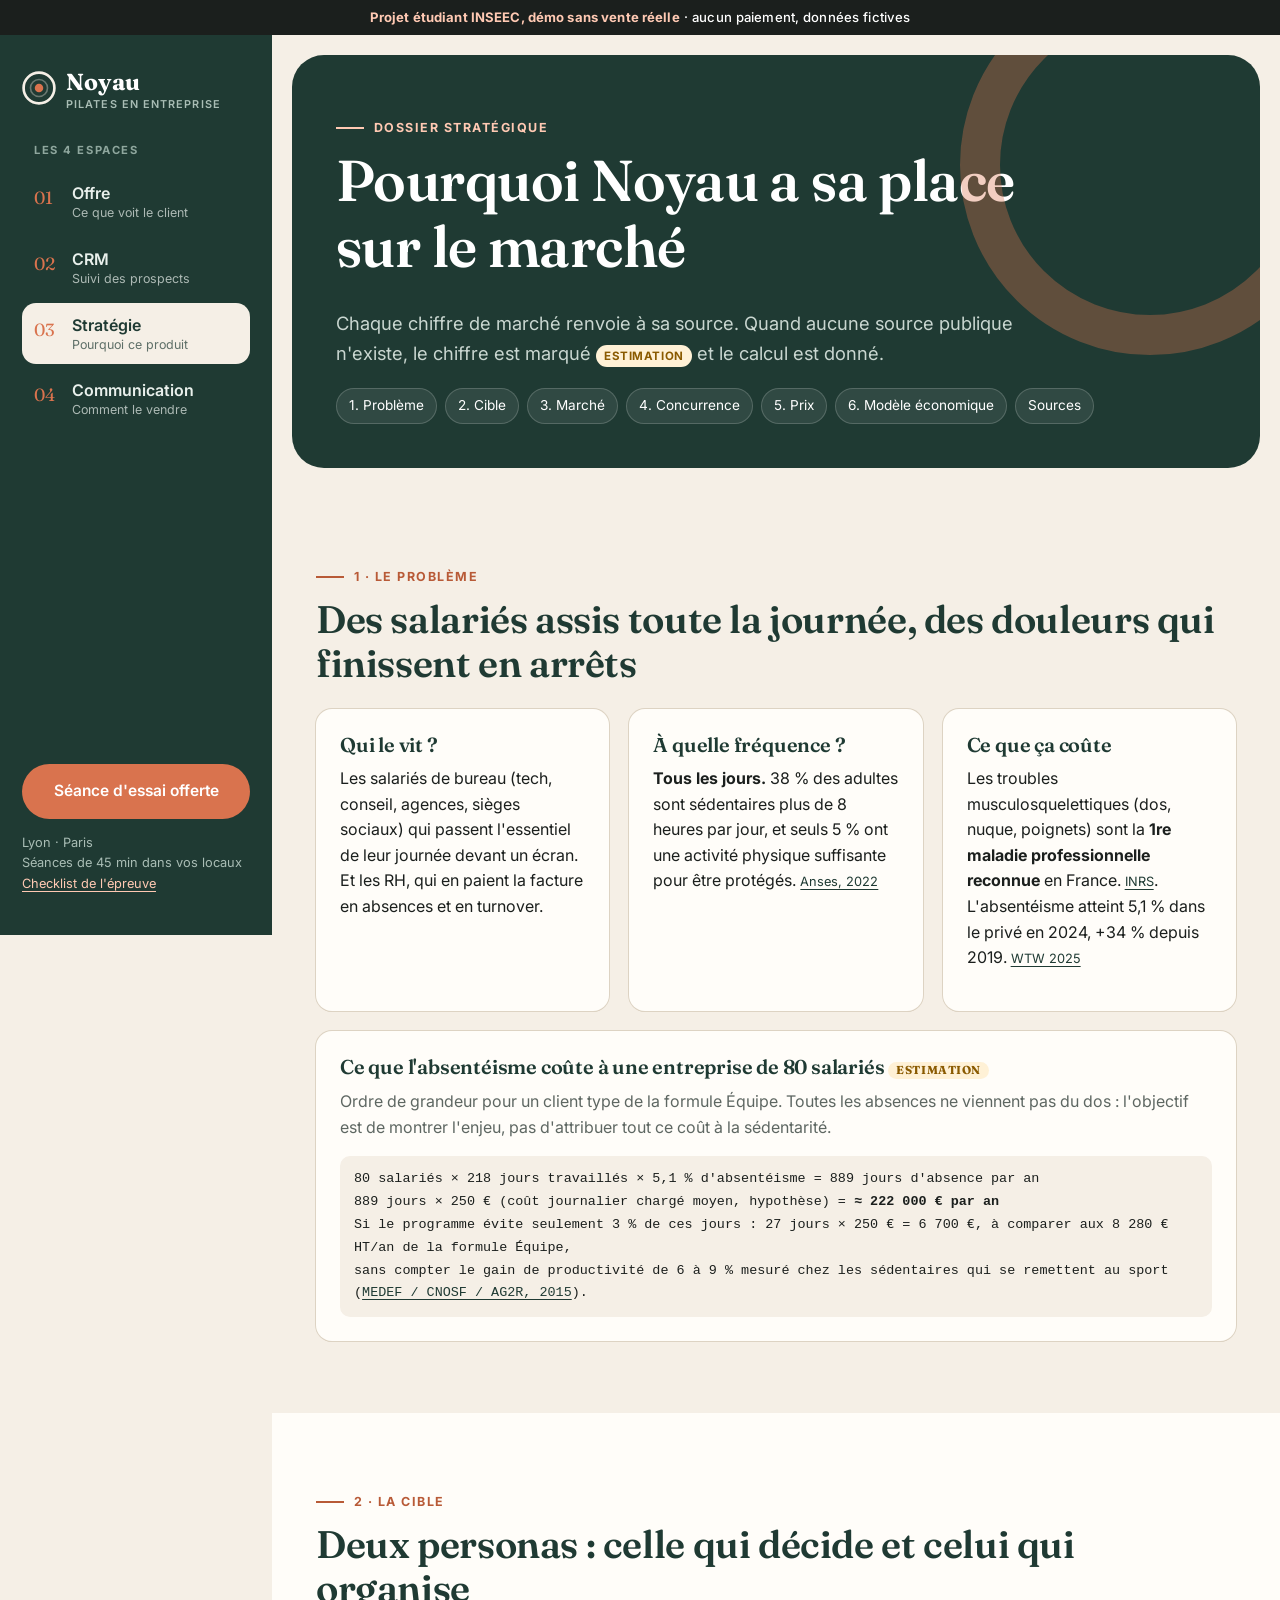
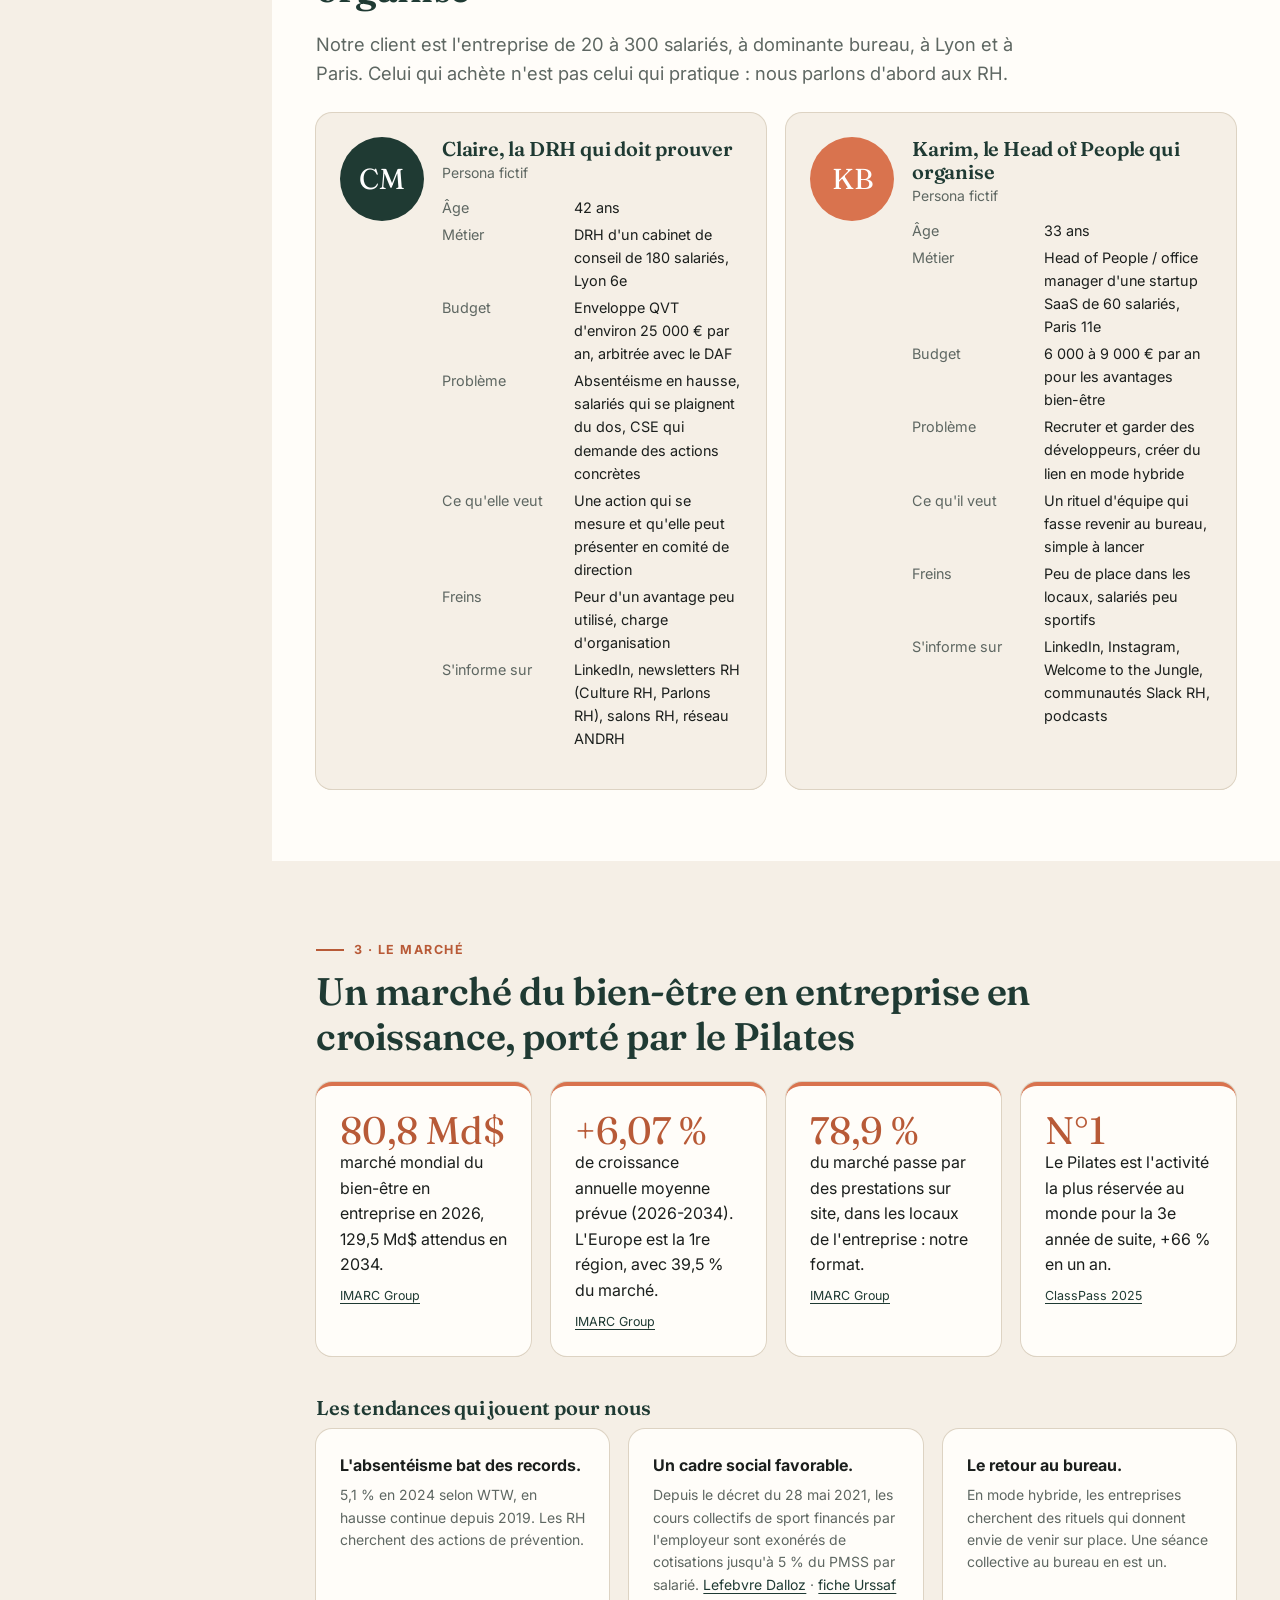
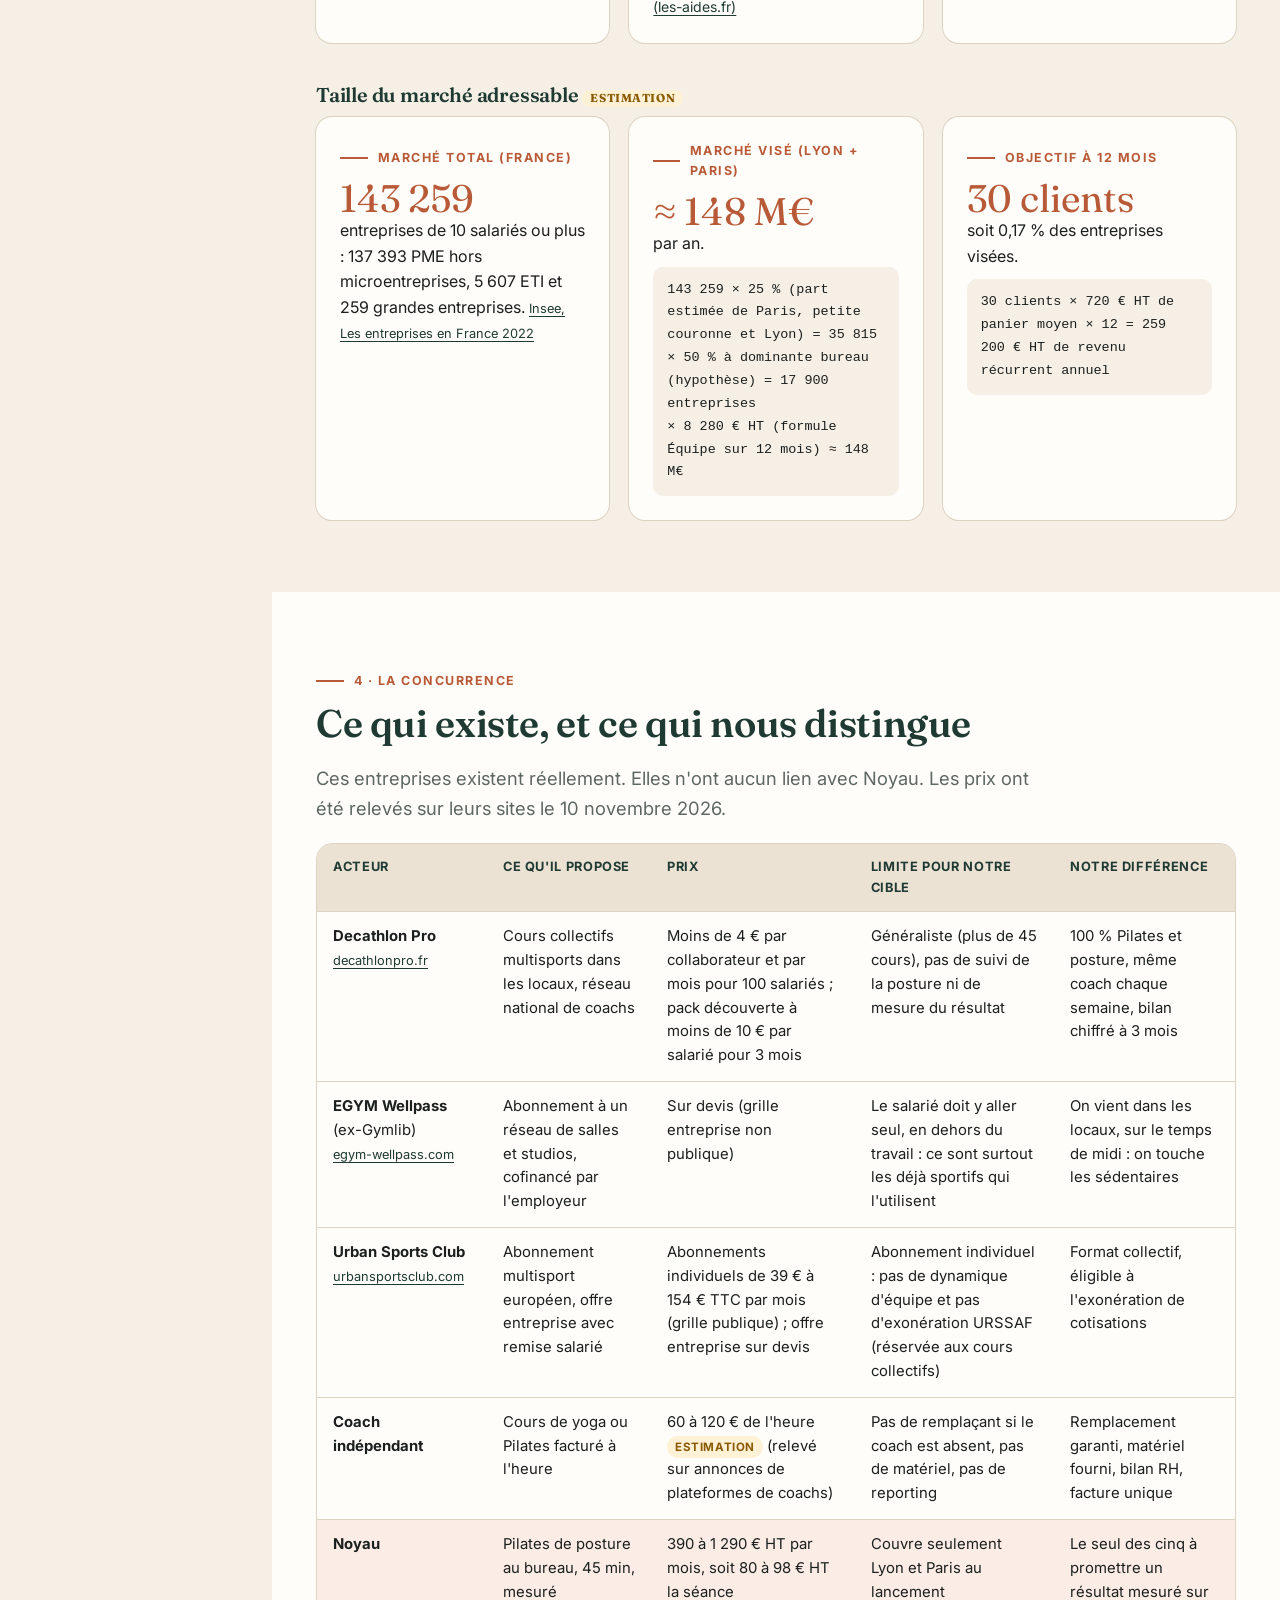
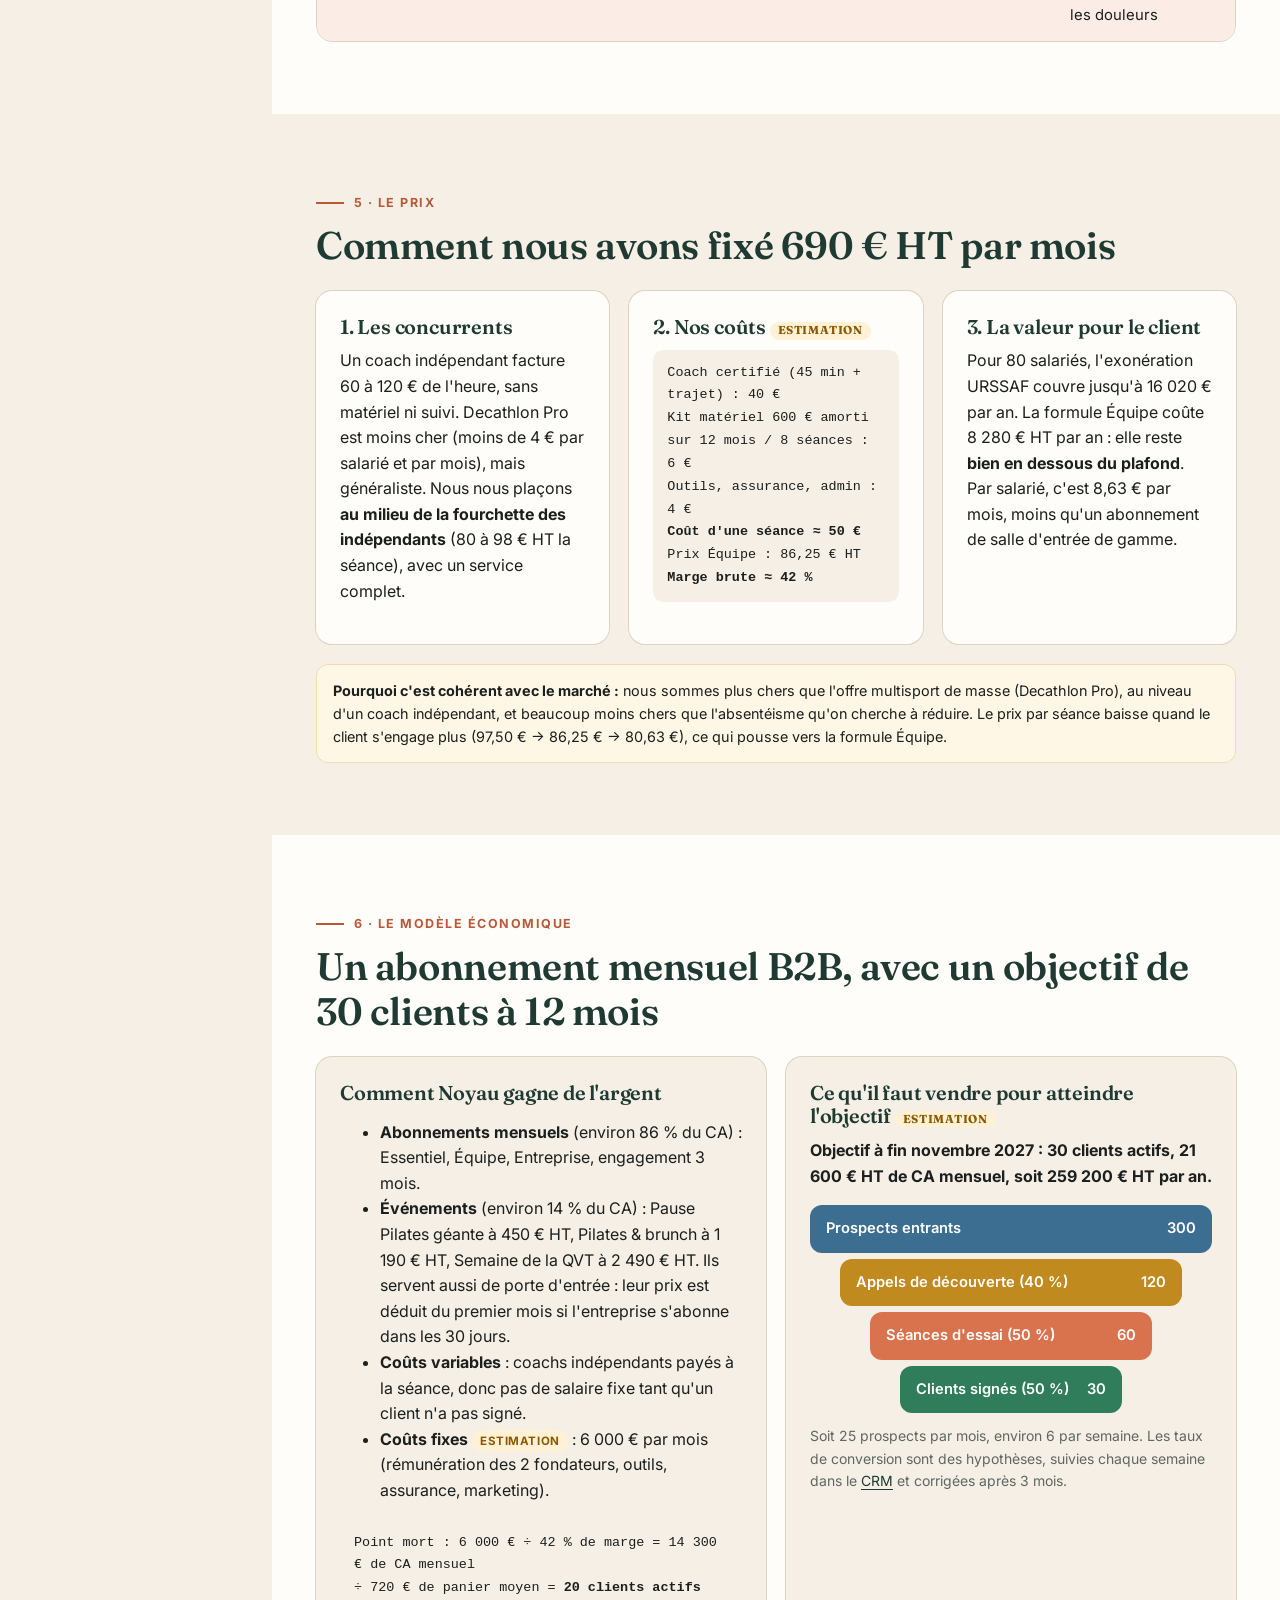
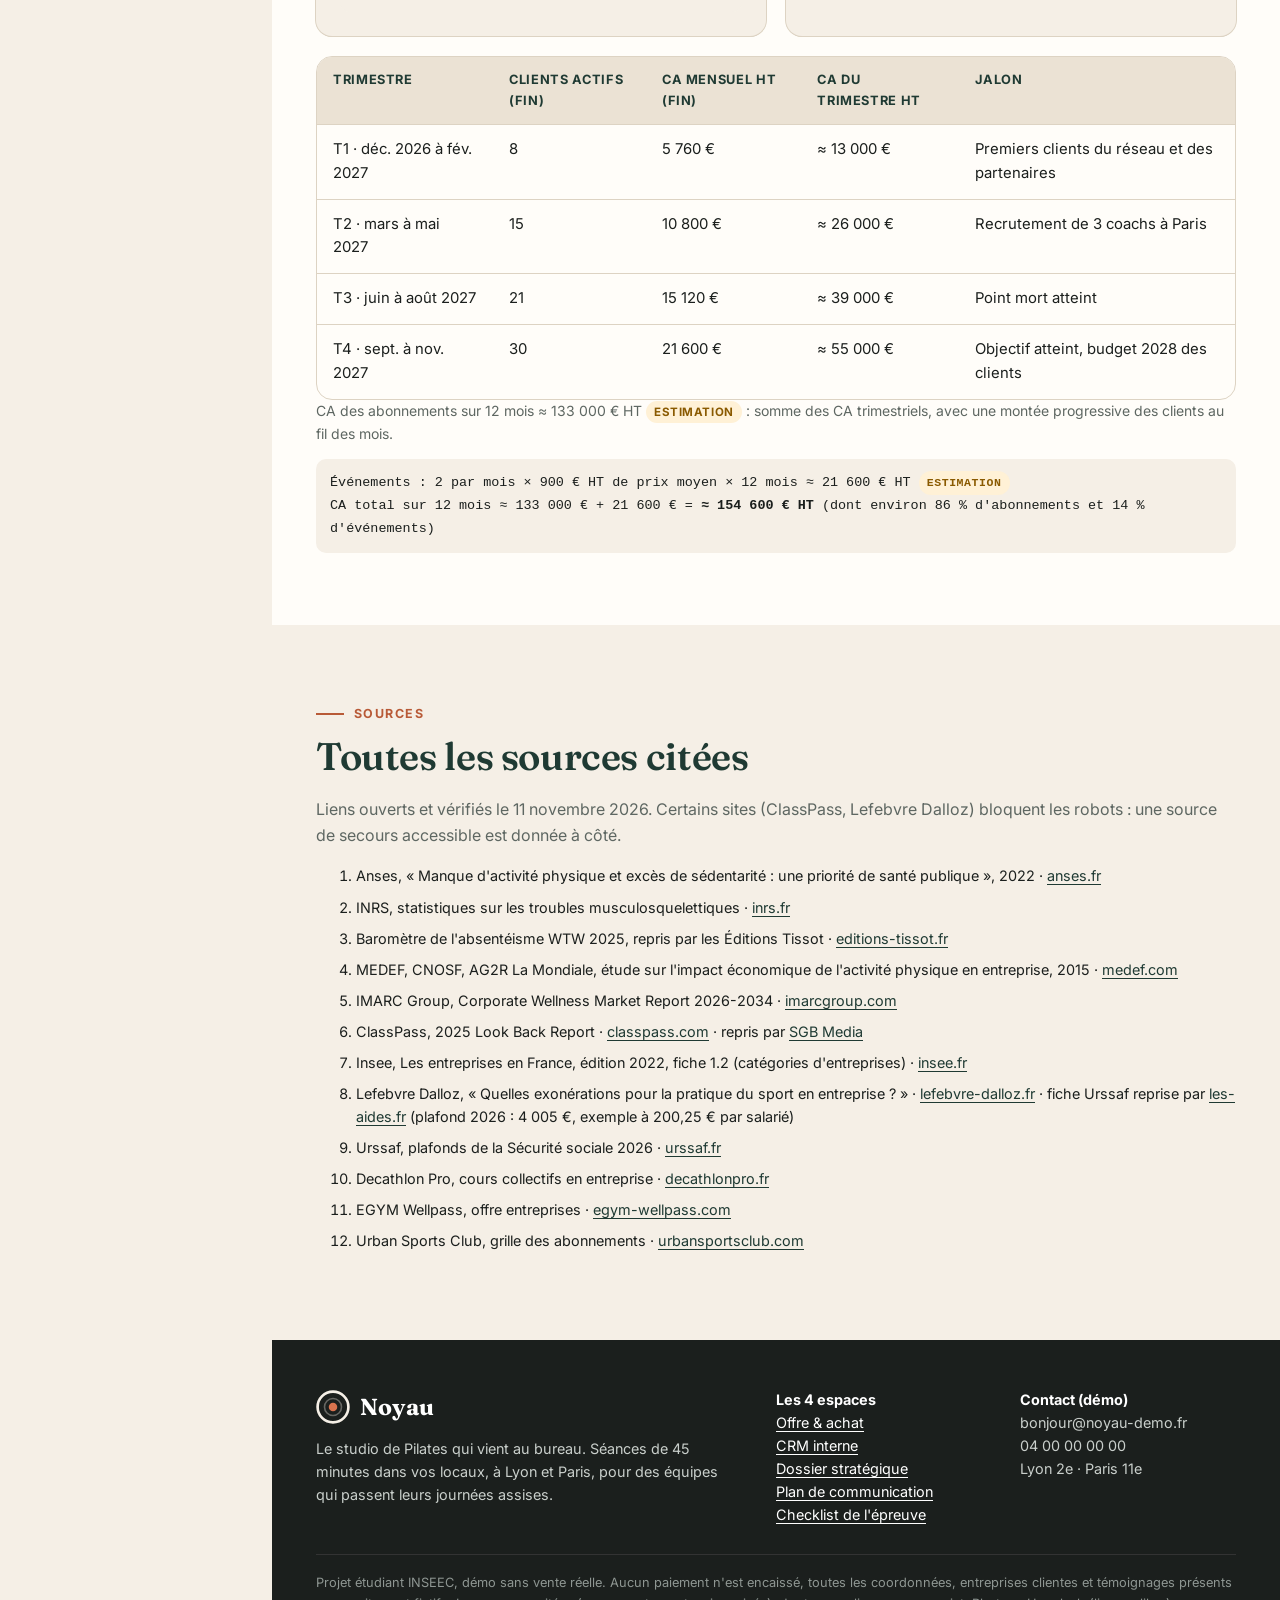
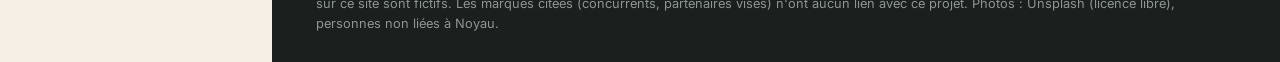
<file: strategie.html>
<!doctype html>
<html lang="fr">
<head>
<meta charset="utf-8">
<meta name="viewport" content="width=device-width, initial-scale=1">
<title>Dossier stratégique · Noyau</title>
<meta name="description" content="Dossier stratégique de Noyau : problème, personas, marché sourcé, concurrents et prix, justification du prix et modèle économique. Projet étudiant INSEEC.">
<link rel="canonical" href="https://noyau-pilates.vercel.app/strategie">
<meta property="og:title" content="Dossier stratégique · Noyau">
<meta property="og:description" content="Dossier stratégique de Noyau : problème, personas, marché sourcé, concurrents et prix, justification du prix et modèle économique. Projet étudiant INSEEC.">
<meta property="og:type" content="website">
<meta property="og:url" content="https://noyau-pilates.vercel.app/strategie">
<meta property="og:locale" content="fr_FR">
<link rel="icon" href="assets/logo.svg" type="image/svg+xml">
<link rel="preconnect" href="https://fonts.googleapis.com"><link rel="preconnect" href="https://fonts.gstatic.com" crossorigin>
<link href="https://fonts.googleapis.com/css2?family=Fraunces:ital,opsz,wght@0,9..144,500;0,9..144,600;0,9..144,700;1,9..144,500&family=Inter:wght@400;500;600;700&display=swap" rel="stylesheet">
<link rel="stylesheet" href="assets/style.css?v=6">
<style>
  .persona{display:grid;grid-template-columns:84px 1fr;gap:18px}
  .avatar{width:84px;height:84px;border-radius:50%;display:grid;place-items:center;font-family:var(--serif);font-size:1.8rem;color:#fff}
  .pkv{display:grid;grid-template-columns:120px 1fr;gap:4px 12px;font-size:.9rem;margin-top:12px}
  .pkv dt{color:var(--muted)}.pkv dd{margin:0}
  .funnel div{display:flex;justify-content:space-between;align-items:center;padding:12px 16px;border-radius:12px;margin:0 auto 6px;color:#fff;font-weight:600;font-size:.92rem}
  .est{display:inline-block;background:#FFF1D6;color:#8A5A00;font-size:.72rem;font-weight:700;padding:2px 8px;border-radius:999px;text-transform:uppercase;letter-spacing:.05em}
  .calc{font-family:ui-monospace,Menlo,monospace;font-size:.84rem;background:var(--sand);border-radius:10px;padding:12px 14px;margin-top:10px;line-height:1.7}
  .sources li{margin-bottom:8px;font-size:.9rem}
</style>
</head>
<body data-page="strategie">
<div class="demo-banner"><strong>Projet étudiant INSEEC, démo sans vente réelle</strong> · aucun paiement, données fictives</div>
<header id="site-header" class="site-header side">
      <a class="brand" href="index.html" aria-label="Noyau, accueil">
        <img src="assets/logo-light.svg" alt="" width="38" height="38">
        <span>Noyau<small>Pilates en entreprise</small></span>
      </a>
      <nav class="side-nav" aria-label="Les 4 espaces">
        <span class="side-label">Les 4 espaces</span>
        <a href="index.html"><span class="n">01</span><span class="t">Offre<small>Ce que voit le client</small></span></a>
        <a href="crm.html"><span class="n">02</span><span class="t">CRM<small>Suivi des prospects</small></span></a>
        <a href="strategie.html" class="active" aria-current="page"><span class="n">03</span><span class="t">Stratégie<small>Pourquoi ce produit</small></span></a>
        <a href="communication.html"><span class="n">04</span><span class="t">Communication<small>Comment le vendre</small></span></a>
      </nav>
      <div class="side-foot">
        <a href="index.html#contact" class="btn btn-primary">Séance d'essai offerte</a>
        <p>Lyon · Paris<br>Séances de 45 min dans vos locaux<br><a href="conformite.html" style="color:#FFC9B3">Checklist de l'épreuve</a></p>
      </div>
    </header>

<main>
  <div class="page-head">
    <div class="wrap">
      <span class="eyebrow">Dossier stratégique</span>
      <h1>Pourquoi Noyau a sa place sur le marché</h1>
      <p class="lead">Chaque chiffre de marché renvoie à sa source. Quand aucune source publique n'existe, le chiffre est marqué <span class="est">Estimation</span> et le calcul est donné.</p>
      <nav class="toc"><a href="#probleme">1. Problème</a><a href="#cible">2. Cible</a><a href="#marche">3. Marché</a><a href="#concurrence">4. Concurrence</a><a href="#prix">5. Prix</a><a href="#modele">6. Modèle économique</a><a href="#sources">Sources</a></nav>
    </div>
  </div>

  <!-- 1 PROBLEME -->
  <section class="section" id="probleme">
    <div class="wrap">
      <span class="eyebrow">1 · Le problème</span>
      <h2>Des salariés assis toute la journée, des douleurs qui finissent en arrêts</h2>
      <div class="grid g3" style="margin-top:24px">
        <div class="card"><h3>Qui le vit ?</h3><p>Les salariés de bureau (tech, conseil, agences, sièges sociaux) qui passent l'essentiel de leur journée devant un écran. Et les RH, qui en paient la facture en absences et en turnover.</p></div>
        <div class="card"><h3>À quelle fréquence ?</h3><p><strong>Tous les jours.</strong> 38 % des adultes sont sédentaires plus de 8 heures par jour, et seuls 5 % ont une activité physique suffisante pour être protégés.
          <a class="src-link" href="https://www.anses.fr/fr/content/manque-dactivite-physique-et-exces-de-sedentarite-une-priorite-de-sante-publique" target="_blank" rel="noopener">Anses, 2022</a></p></div>
        <div class="card"><h3>Ce que ça coûte</h3><p>Les troubles musculosquelettiques (dos, nuque, poignets) sont la <strong>1re maladie professionnelle reconnue</strong> en France.
          <a class="src-link" href="https://www.inrs.fr/accueil/risques/tms-troubles-musculosquelettiques/statistiques.html" target="_blank" rel="noopener">INRS</a>. L'absentéisme atteint 5,1 % dans le privé en 2024, +34 % depuis 2019.
          <a class="src-link" href="https://www.editions-tissot.fr/actualite/sante-securite/absenteisme-au-travail-ce-quil-faut-retenir-du-barometre-de-wtw" target="_blank" rel="noopener">WTW 2025</a></p></div>
      </div>
      <div class="card" style="margin-top:20px">
        <h3>Ce que l'absentéisme coûte à une entreprise de 80 salariés <span class="est">Estimation</span></h3>
        <p class="muted">Ordre de grandeur pour un client type de la formule Équipe. Toutes les absences ne viennent pas du dos : l'objectif est de montrer l'enjeu, pas d'attribuer tout ce coût à la sédentarité.</p>
        <div class="calc">80 salariés × 218 jours travaillés × 5,1 % d'absentéisme = 889 jours d'absence par an<br>
          889 jours × 250 € (coût journalier chargé moyen, hypothèse) = <strong>≈ 222 000 € par an</strong><br>
          Si le programme évite seulement 3 % de ces jours : 27 jours × 250 € = 6 700 €, à comparer aux 8 280 € HT/an de la formule Équipe,<br>
          sans compter le gain de productivité de 6 à 9 % mesuré chez les sédentaires qui se remettent au sport (<a href="https://www.medef.com/communiques-de-presse-download/le-medef-le-cnosf-et-ag2r-la-mondiale-devoilent-la-premiere-etude-sur-l-impact-economique-de-l-activite-physique-et-sportive-sur-l-entreprise-le-salarie-et-la-societe" target="_blank" rel="noopener">MEDEF / CNOSF / AG2R, 2015</a>).</div>
      </div>
    </div>
  </section>

  <!-- 2 CIBLE -->
  <section class="section alt" id="cible">
    <div class="wrap">
      <span class="eyebrow">2 · La cible</span>
      <h2>Deux personas : celle qui décide et celui qui organise</h2>
      <p class="lead">Notre client est l'entreprise de 20 à 300 salariés, à dominante bureau, à Lyon et à Paris. Celui qui achète n'est pas celui qui pratique : nous parlons d'abord aux RH.</p>
      <div class="grid g2" style="margin-top:24px">
        <div class="card persona">
          <div class="avatar" style="background:var(--forest)">CM</div>
          <div>
            <h3 style="margin-bottom:2px">Claire, la DRH qui doit prouver</h3>
            <p class="muted small" style="margin:0">Persona fictif</p>
            <dl class="pkv">
              <dt>Âge</dt><dd>42 ans</dd>
              <dt>Métier</dt><dd>DRH d'un cabinet de conseil de 180 salariés, Lyon 6e</dd>
              <dt>Budget</dt><dd>Enveloppe QVT d'environ 25 000 € par an, arbitrée avec le DAF</dd>
              <dt>Problème</dt><dd>Absentéisme en hausse, salariés qui se plaignent du dos, CSE qui demande des actions concrètes</dd>
              <dt>Ce qu'elle veut</dt><dd>Une action qui se mesure et qu'elle peut présenter en comité de direction</dd>
              <dt>Freins</dt><dd>Peur d'un avantage peu utilisé, charge d'organisation</dd>
              <dt>S'informe sur</dt><dd>LinkedIn, newsletters RH (Culture RH, Parlons RH), salons RH, réseau ANDRH</dd>
            </dl>
          </div>
        </div>
        <div class="card persona">
          <div class="avatar" style="background:var(--clay)">KB</div>
          <div>
            <h3 style="margin-bottom:2px">Karim, le Head of People qui organise</h3>
            <p class="muted small" style="margin:0">Persona fictif</p>
            <dl class="pkv">
              <dt>Âge</dt><dd>33 ans</dd>
              <dt>Métier</dt><dd>Head of People / office manager d'une startup SaaS de 60 salariés, Paris 11e</dd>
              <dt>Budget</dt><dd>6 000 à 9 000 € par an pour les avantages bien-être</dd>
              <dt>Problème</dt><dd>Recruter et garder des développeurs, créer du lien en mode hybride</dd>
              <dt>Ce qu'il veut</dt><dd>Un rituel d'équipe qui fasse revenir au bureau, simple à lancer</dd>
              <dt>Freins</dt><dd>Peu de place dans les locaux, salariés peu sportifs</dd>
              <dt>S'informe sur</dt><dd>LinkedIn, Instagram, Welcome to the Jungle, communautés Slack RH, podcasts</dd>
            </dl>
          </div>
        </div>
      </div>
    </div>
  </section>

  <!-- 3 MARCHE -->
  <section class="section" id="marche">
    <div class="wrap">
      <span class="eyebrow">3 · Le marché</span>
      <h2>Un marché du bien-être en entreprise en croissance, porté par le Pilates</h2>
      <div class="grid g4" style="margin-top:24px">
        <div class="card stat"><span class="num">80,8 Md$</span>marché mondial du bien-être en entreprise en 2026, 129,5 Md$ attendus en 2034.<a class="src src-link" href="https://www.imarcgroup.com/corporate-wellness-market" target="_blank" rel="noopener">IMARC Group</a></div>
        <div class="card stat"><span class="num">+6,07 %</span>de croissance annuelle moyenne prévue (2026-2034). L'Europe est la 1re région, avec 39,5 % du marché.<a class="src src-link" href="https://www.imarcgroup.com/corporate-wellness-market" target="_blank" rel="noopener">IMARC Group</a></div>
        <div class="card stat"><span class="num">78,9 %</span>du marché passe par des prestations sur site, dans les locaux de l'entreprise : notre format.<a class="src src-link" href="https://www.imarcgroup.com/corporate-wellness-market" target="_blank" rel="noopener">IMARC Group</a></div>
        <div class="card stat"><span class="num">N°1</span>Le Pilates est l'activité la plus réservée au monde pour la 3e année de suite, +66 % en un an.<a class="src src-link" href="https://classpass.com/blog/classpass-releases-its-2025-look-back-report-revealing-the-global-fitness-and-wellness-trends-that-defined-the-year/" target="_blank" rel="noopener">ClassPass 2025</a></div>
      </div>

      <h3 style="margin-top:40px">Les tendances qui jouent pour nous</h3>
      <div class="grid g3">
        <div class="card"><strong>L'absentéisme bat des records.</strong><p class="muted small" style="margin:6px 0 0">5,1 % en 2024 selon WTW, en hausse continue depuis 2019. Les RH cherchent des actions de prévention.</p></div>
        <div class="card"><strong>Un cadre social favorable.</strong><p class="muted small" style="margin:6px 0 0">Depuis le décret du 28 mai 2021, les cours collectifs de sport financés par l'employeur sont exonérés de cotisations jusqu'à 5 % du PMSS par salarié. <a href="https://formation.lefebvre-dalloz.fr/actualite/quelles-exonerations-pour-la-pratique-du-sport-en-entreprise" target="_blank" rel="noopener">Lefebvre Dalloz</a> · <a href="https://les-aides.fr/aide/Yic_3w/urssaf/exoneration-sur-les-activites-physiques-et-sportives-en-entreprise.html" target="_blank" rel="noopener">fiche Urssaf (les-aides.fr)</a></p></div>
        <div class="card"><strong>Le retour au bureau.</strong><p class="muted small" style="margin:6px 0 0">En mode hybride, les entreprises cherchent des rituels qui donnent envie de venir sur place. Une séance collective au bureau en est un.</p></div>
      </div>

      <h3 style="margin-top:40px">Taille du marché adressable <span class="est">Estimation</span></h3>
      <div class="grid g3">
        <div class="card"><span class="eyebrow">Marché total (France)</span><span class="stat"><span class="num">143 259</span></span>entreprises de 10 salariés ou plus : 137 393 PME hors microentreprises, 5 607 ETI et 259 grandes entreprises.
          <a class="src-link" href="https://www.insee.fr/fr/statistiques/fichier/6666955/ENTFRA22-F2.pdf" target="_blank" rel="noopener">Insee, Les entreprises en France 2022</a></div>
        <div class="card"><span class="eyebrow">Marché visé (Lyon + Paris)</span><span class="stat"><span class="num">≈ 148 M€</span></span>par an.
          <div class="calc">143 259 × 25 % (part estimée de Paris, petite couronne et Lyon) = 35 815<br>× 50 % à dominante bureau (hypothèse) = 17 900 entreprises<br>× 8 280 € HT (formule Équipe sur 12 mois) ≈ 148 M€</div></div>
        <div class="card"><span class="eyebrow">Objectif à 12 mois</span><span class="stat"><span class="num">30 clients</span></span>soit 0,17 % des entreprises visées.
          <div class="calc">30 clients × 720 € HT de panier moyen × 12 = 259 200 € HT de revenu récurrent annuel</div></div>
      </div>
    </div>
  </section>

  <!-- 4 CONCURRENCE -->
  <section class="section alt" id="concurrence">
    <div class="wrap">
      <span class="eyebrow">4 · La concurrence</span>
      <h2>Ce qui existe, et ce qui nous distingue</h2>
      <p class="lead">Ces entreprises existent réellement. Elles n'ont aucun lien avec Noyau. Les prix ont été relevés sur leurs sites le 10 novembre 2026.</p>
      <div class="table-wrap" style="margin-top:20px">
        <table>
          <thead><tr><th>Acteur</th><th>Ce qu'il propose</th><th>Prix</th><th>Limite pour notre cible</th><th>Notre différence</th></tr></thead>
          <tbody>
            <tr><td><strong>Decathlon Pro</strong><br><a class="src-link" href="https://www.decathlonpro.fr/entreprises/cours" target="_blank" rel="noopener">decathlonpro.fr</a></td><td>Cours collectifs multisports dans les locaux, réseau national de coachs</td><td>Moins de 4 € par collaborateur et par mois pour 100 salariés ; pack découverte à moins de 10 € par salarié pour 3 mois</td><td>Généraliste (plus de 45 cours), pas de suivi de la posture ni de mesure du résultat</td><td>100 % Pilates et posture, même coach chaque semaine, bilan chiffré à 3 mois</td></tr>
            <tr><td><strong>EGYM Wellpass</strong> (ex-Gymlib)<br><a class="src-link" href="https://fr.egym-wellpass.com/fr-fr/entreprises" target="_blank" rel="noopener">egym-wellpass.com</a></td><td>Abonnement à un réseau de salles et studios, cofinancé par l'employeur</td><td>Sur devis (grille entreprise non publique)</td><td>Le salarié doit y aller seul, en dehors du travail : ce sont surtout les déjà sportifs qui l'utilisent</td><td>On vient dans les locaux, sur le temps de midi : on touche les sédentaires</td></tr>
            <tr><td><strong>Urban Sports Club</strong><br><a class="src-link" href="https://urbansportsclub.com/fr/prices" target="_blank" rel="noopener">urbansportsclub.com</a></td><td>Abonnement multisport européen, offre entreprise avec remise salarié</td><td>Abonnements individuels de 39 € à 154 € TTC par mois (grille publique) ; offre entreprise sur devis</td><td>Abonnement individuel : pas de dynamique d'équipe et pas d'exonération URSSAF (réservée aux cours collectifs)</td><td>Format collectif, éligible à l'exonération de cotisations</td></tr>
            <tr><td><strong>Coach indépendant</strong></td><td>Cours de yoga ou Pilates facturé à l'heure</td><td>60 à 120 € de l'heure <span class="est">Estimation</span> (relevé sur annonces de plateformes de coachs)</td><td>Pas de remplaçant si le coach est absent, pas de matériel, pas de reporting</td><td>Remplacement garanti, matériel fourni, bilan RH, facture unique</td></tr>
            <tr class="us"><td><strong>Noyau</strong></td><td>Pilates de posture au bureau, 45 min, mesuré</td><td>390 à 1 290 € HT par mois, soit 80 à 98 € HT la séance</td><td>Couvre seulement Lyon et Paris au lancement</td><td>Le seul des cinq à promettre un résultat mesuré sur les douleurs</td></tr>
          </tbody>
        </table>
      </div>
    </div>
  </section>

  <!-- 5 PRIX -->
  <section class="section" id="prix">
    <div class="wrap">
      <span class="eyebrow">5 · Le prix</span>
      <h2>Comment nous avons fixé 690 € HT par mois</h2>
      <div class="grid g3" style="margin-top:24px">
        <div class="card">
          <h3>1. Les concurrents</h3>
          <p>Un coach indépendant facture 60 à 120 € de l'heure, sans matériel ni suivi. Decathlon Pro est moins cher (moins de 4 € par salarié et par mois), mais généraliste. Nous nous plaçons <strong>au milieu de la fourchette des indépendants</strong> (80 à 98 € HT la séance), avec un service complet.</p>
        </div>
        <div class="card">
          <h3>2. Nos coûts <span class="est">Estimation</span></h3>
          <div class="calc" style="margin-top:0">Coach certifié (45 min + trajet) : 40 €<br>Kit matériel 600 € amorti sur 12 mois / 8 séances : 6 €<br>Outils, assurance, admin : 4 €<br><strong>Coût d'une séance ≈ 50 €</strong><br>Prix Équipe : 86,25 € HT<br><strong>Marge brute ≈ 42 %</strong></div>
        </div>
        <div class="card">
          <h3>3. La valeur pour le client</h3>
          <p>Pour 80 salariés, l'exonération URSSAF couvre jusqu'à 16 020 € par an. La formule Équipe coûte 8 280 € HT par an : elle reste <strong>bien en dessous du plafond</strong>. Par salarié, c'est 8,63 € par mois, moins qu'un abonnement de salle d'entrée de gamme.</p>
        </div>
      </div>
      <div class="note" style="margin-top:20px"><strong>Pourquoi c'est cohérent avec le marché :</strong> nous sommes plus chers que l'offre multisport de masse (Decathlon Pro), au niveau d'un coach indépendant, et beaucoup moins chers que l'absentéisme qu'on cherche à réduire. Le prix par séance baisse quand le client s'engage plus (97,50 € → 86,25 € → 80,63 €), ce qui pousse vers la formule Équipe.</div>
    </div>
  </section>

  <!-- 6 MODELE -->
  <section class="section alt" id="modele">
    <div class="wrap">
      <span class="eyebrow">6 · Le modèle économique</span>
      <h2>Un abonnement mensuel B2B, avec un objectif de 30 clients à 12 mois</h2>
      <div class="grid g2" style="margin-top:24px">
        <div class="card">
          <h3>Comment Noyau gagne de l'argent</h3>
          <ul>
            <li><strong>Abonnements mensuels</strong> (environ 86 % du CA) : Essentiel, Équipe, Entreprise, engagement 3 mois.</li>
            <li><strong>Événements</strong> (environ 14 % du CA) : Pause Pilates géante à 450 € HT, Pilates & brunch à 1 190 € HT, Semaine de la QVT à 2 490 € HT. Ils servent aussi de porte d'entrée : leur prix est déduit du premier mois si l'entreprise s'abonne dans les 30 jours.</li>
            <li><strong>Coûts variables</strong> : coachs indépendants payés à la séance, donc pas de salaire fixe tant qu'un client n'a pas signé.</li>
            <li><strong>Coûts fixes</strong> <span class="est">Estimation</span> : 6 000 € par mois (rémunération des 2 fondateurs, outils, assurance, marketing).</li>
          </ul>
          <div class="calc">Point mort : 6 000 € ÷ 42 % de marge = 14 300 € de CA mensuel<br>÷ 720 € de panier moyen = <strong>20 clients actifs</strong></div>
        </div>
        <div class="card">
          <h3>Ce qu'il faut vendre pour atteindre l'objectif <span class="est">Estimation</span></h3>
          <p><strong>Objectif à fin novembre 2027 : 30 clients actifs, 21 600 € HT de CA mensuel, soit 259 200 € HT par an.</strong></p>
          <div class="funnel">
            <div style="background:#3C6E91;width:100%"><span>Prospects entrants</span><span>300</span></div>
            <div style="background:#C08A1E;width:85%"><span>Appels de découverte (40 %)</span><span>120</span></div>
            <div style="background:#D9734E;width:70%"><span>Séances d'essai (50 %)</span><span>60</span></div>
            <div style="background:#2F7D5B;width:55%"><span>Clients signés (50 %)</span><span>30</span></div>
          </div>
          <p class="small muted" style="margin-top:12px">Soit 25 prospects par mois, environ 6 par semaine. Les taux de conversion sont des hypothèses, suivies chaque semaine dans le <a href="crm.html">CRM</a> et corrigées après 3 mois.</p>
        </div>
      </div>
      <div class="table-wrap" style="margin-top:20px">
        <table>
          <thead><tr><th>Trimestre</th><th>Clients actifs (fin)</th><th>CA mensuel HT (fin)</th><th>CA du trimestre HT</th><th>Jalon</th></tr></thead>
          <tbody>
            <tr><td>T1 · déc. 2026 à fév. 2027</td><td>8</td><td>5 760 €</td><td>≈ 13 000 €</td><td>Premiers clients du réseau et des partenaires</td></tr>
            <tr><td>T2 · mars à mai 2027</td><td>15</td><td>10 800 €</td><td>≈ 26 000 €</td><td>Recrutement de 3 coachs à Paris</td></tr>
            <tr><td>T3 · juin à août 2027</td><td>21</td><td>15 120 €</td><td>≈ 39 000 €</td><td>Point mort atteint</td></tr>
            <tr><td>T4 · sept. à nov. 2027</td><td>30</td><td>21 600 €</td><td>≈ 55 000 €</td><td>Objectif atteint, budget 2028 des clients</td></tr>
          </tbody>
        </table>
      </div>
      <p class="small muted">CA des abonnements sur 12 mois ≈ 133 000 € HT <span class="est">Estimation</span> : somme des CA trimestriels, avec une montée progressive des clients au fil des mois.</p>
      <div class="calc">Événements : 2 par mois × 900 € HT de prix moyen × 12 mois ≈ 21 600 € HT <span class="est">Estimation</span><br>
        CA total sur 12 mois ≈ 133 000 € + 21 600 € = <strong>≈ 154 600 € HT</strong> (dont environ 86 % d'abonnements et 14 % d'événements)</div>
    </div>
  </section>

  <!-- SOURCES -->
  <section class="section" id="sources">
    <div class="wrap">
      <span class="eyebrow">Sources</span>
      <h2>Toutes les sources citées</h2>
      <p class="muted">Liens ouverts et vérifiés le 11 novembre 2026. Certains sites (ClassPass, Lefebvre Dalloz) bloquent les robots : une source de secours accessible est donnée à côté.</p>
      <ol class="sources">
        <li>Anses, « Manque d'activité physique et excès de sédentarité : une priorité de santé publique », 2022 · <a href="https://www.anses.fr/fr/content/manque-dactivite-physique-et-exces-de-sedentarite-une-priorite-de-sante-publique" target="_blank" rel="noopener">anses.fr</a></li>
        <li>INRS, statistiques sur les troubles musculosquelettiques · <a href="https://www.inrs.fr/accueil/risques/tms-troubles-musculosquelettiques/statistiques.html" target="_blank" rel="noopener">inrs.fr</a></li>
        <li>Baromètre de l'absentéisme WTW 2025, repris par les Éditions Tissot · <a href="https://www.editions-tissot.fr/actualite/sante-securite/absenteisme-au-travail-ce-quil-faut-retenir-du-barometre-de-wtw" target="_blank" rel="noopener">editions-tissot.fr</a></li>
        <li>MEDEF, CNOSF, AG2R La Mondiale, étude sur l'impact économique de l'activité physique en entreprise, 2015 · <a href="https://www.medef.com/communiques-de-presse-download/le-medef-le-cnosf-et-ag2r-la-mondiale-devoilent-la-premiere-etude-sur-l-impact-economique-de-l-activite-physique-et-sportive-sur-l-entreprise-le-salarie-et-la-societe" target="_blank" rel="noopener">medef.com</a></li>
        <li>IMARC Group, Corporate Wellness Market Report 2026-2034 · <a href="https://www.imarcgroup.com/corporate-wellness-market" target="_blank" rel="noopener">imarcgroup.com</a></li>
        <li>ClassPass, 2025 Look Back Report · <a href="https://classpass.com/blog/classpass-releases-its-2025-look-back-report-revealing-the-global-fitness-and-wellness-trends-that-defined-the-year/" target="_blank" rel="noopener">classpass.com</a> · repris par <a href="https://sgbonline.com/pilates-dominates-fitness-bookings-for-classpass-in-2025/" target="_blank" rel="noopener">SGB Media</a></li>
        <li>Insee, Les entreprises en France, édition 2022, fiche 1.2 (catégories d'entreprises) · <a href="https://www.insee.fr/fr/statistiques/fichier/6666955/ENTFRA22-F2.pdf" target="_blank" rel="noopener">insee.fr</a></li>
        <li>Lefebvre Dalloz, « Quelles exonérations pour la pratique du sport en entreprise ? » · <a href="https://formation.lefebvre-dalloz.fr/actualite/quelles-exonerations-pour-la-pratique-du-sport-en-entreprise" target="_blank" rel="noopener">lefebvre-dalloz.fr</a> · fiche Urssaf reprise par <a href="https://les-aides.fr/aide/Yic_3w/urssaf/exoneration-sur-les-activites-physiques-et-sportives-en-entreprise.html" target="_blank" rel="noopener">les-aides.fr</a> (plafond 2026 : 4 005 €, exemple à 200,25 € par salarié)</li>
        <li>Urssaf, plafonds de la Sécurité sociale 2026 · <a href="https://www.urssaf.fr/accueil/outils-documentation/taux-baremes/plafonds-securite-sociale.html" target="_blank" rel="noopener">urssaf.fr</a></li>
        <li>Decathlon Pro, cours collectifs en entreprise · <a href="https://www.decathlonpro.fr/entreprises/cours" target="_blank" rel="noopener">decathlonpro.fr</a></li>
        <li>EGYM Wellpass, offre entreprises · <a href="https://fr.egym-wellpass.com/fr-fr/entreprises" target="_blank" rel="noopener">egym-wellpass.com</a></li>
        <li>Urban Sports Club, grille des abonnements · <a href="https://urbansportsclub.com/fr/prices" target="_blank" rel="noopener">urbansportsclub.com</a></li>
      </ol>
    </div>
  </section>
</main>

<footer id="site-footer" class="site-footer">
      <div class="wrap">
        <div class="footer-grid">
          <div>
            <div class="brand" style="color:#fff"><img src="assets/logo-light.svg" alt="" width="30" height="30"> Noyau</div>
            <p style="margin-top:12px;max-width:420px">Le studio de Pilates qui vient au bureau. Séances de 45 minutes dans vos locaux, à Lyon et Paris, pour des équipes qui passent leurs journées assises.</p>
          </div>
          <div>
            <strong style="color:#fff">Les 4 espaces</strong><br>
            <a href="index.html">Offre &amp; achat</a><br>
            <a href="crm.html">CRM interne</a><br>
            <a href="strategie.html">Dossier stratégique</a><br>
            <a href="communication.html">Plan de communication</a><br>
            <a href="conformite.html">Checklist de l'épreuve</a>
          </div>
          <div>
            <strong style="color:#fff">Contact (démo)</strong><br>
            bonjour@noyau-demo.fr<br>
            04 00 00 00 00<br>
            Lyon 2e · Paris 11e
          </div>
        </div>
        <div class="legal">Projet étudiant INSEEC, démo sans vente réelle. Aucun paiement n'est encaissé, toutes les coordonnées, entreprises clientes et témoignages présents sur ce site sont fictifs. Les marques citées (concurrents, partenaires visés) n'ont aucun lien avec ce projet. Photos : Unsplash (licence libre), personnes non liées à Noyau.</div>
      </div>
    </footer>
<script src="assets/site.js?v=6"></script>
</body>
</html>
</file>
<file: assets/style.css>
:root{
  --forest:#1F3A33; --forest-2:#2C5045; --sand:#F5EFE6; --sand-2:#EBE2D4; --paper:#FFFDF9;
  --clay:#D9734E; --clay-2:#B85A37; --ink:#1B1F1D; --muted:#5E6762; --line:#DDD3C3;
  --ok:#2F7D5B; --warn:#C08A1E; --bad:#B4483A; --info:#3C6E91;
  --radius:16px; --shadow:0 1px 2px rgba(31,58,51,.06),0 8px 24px rgba(31,58,51,.08);
  --serif:"Fraunces",Georgia,serif; --sans:"Inter",system-ui,-apple-system,Segoe UI,Roboto,sans-serif;
}
*{box-sizing:border-box}
html{scroll-behavior:smooth}
body{margin:0;background:var(--sand);color:var(--ink);font-family:var(--sans);font-size:16px;line-height:1.6;-webkit-font-smoothing:antialiased}
img{max-width:100%;display:block}
a{color:var(--forest);text-underline-offset:3px}
h1,h2,h3{font-family:var(--serif);font-weight:600;line-height:1.15;color:var(--forest);margin:0 0 .5em;letter-spacing:-.01em}
h1{font-size:clamp(2.1rem,5vw,3.6rem)}
h2{font-size:clamp(1.6rem,3.4vw,2.4rem)}
h3{font-size:1.25rem}
p{margin:0 0 1em}
.wrap{max-width:1160px;margin:0 auto;padding:0 20px}
.section{padding:72px 0}
.section.alt{background:var(--paper)}
.section.dark{background:var(--forest);color:#E9F0EC}
.section.dark h2,.section.dark h3{color:#fff}
.eyebrow{font-size:.78rem;font-weight:700;letter-spacing:.12em;text-transform:uppercase;color:var(--clay-2);margin-bottom:.8em;display:block}
.lead{font-size:1.15rem;color:var(--muted);max-width:720px}
.muted{color:var(--muted)}
.small{font-size:.875rem}

/* demo banner */
.demo-banner{background:var(--ink);color:#fff;text-align:center;font-size:.82rem;padding:7px 12px;font-weight:500;letter-spacing:.01em}
.demo-banner strong{color:#FFC9B3}

/* header */
.site-header{position:sticky;top:0;z-index:50;background:rgba(245,239,230,.92);backdrop-filter:blur(10px);border-bottom:1px solid var(--line)}
.nav{display:flex;align-items:center;justify-content:space-between;gap:16px;height:68px}
.brand{display:flex;align-items:center;gap:10px;text-decoration:none;color:var(--forest);font-family:var(--serif);font-weight:700;font-size:1.45rem}
.brand img{width:34px;height:34px}
.brand small{display:block;font-family:var(--sans);font-size:.68rem;font-weight:600;letter-spacing:.1em;text-transform:uppercase;color:var(--muted);margin-top:-4px}
.nav-links{display:flex;gap:4px;align-items:center}
.nav-links a{text-decoration:none;color:var(--ink);font-weight:500;font-size:.93rem;padding:8px 12px;border-radius:999px}
.nav-links a:hover{background:var(--sand-2)}
.nav-links a.active{background:var(--forest);color:#fff}
.nav-links .tag{font-size:.65rem;font-weight:700;opacity:.7;margin-left:4px;text-transform:uppercase;letter-spacing:.06em}
.menu-btn{display:none;background:none;border:1px solid var(--line);border-radius:10px;padding:8px 12px;font:inherit;font-weight:600;color:var(--forest);cursor:pointer}
@media (max-width:860px){
  .menu-btn{display:block}
  .nav-links{display:none;position:absolute;top:68px;left:0;right:0;background:var(--paper);flex-direction:column;align-items:stretch;padding:12px 20px 20px;border-bottom:1px solid var(--line);box-shadow:var(--shadow)}
  .nav-links.open{display:flex}
  .nav-links a{padding:12px 14px}
}

/* buttons */
.btn{display:inline-flex;align-items:center;justify-content:center;gap:8px;padding:13px 22px;border-radius:999px;font-weight:600;font-size:.97rem;text-decoration:none;border:2px solid transparent;cursor:pointer;font-family:inherit;transition:transform .15s,background .15s}
.btn:hover{transform:translateY(-1px)}
.btn-primary{background:var(--clay);color:#fff}
.btn-primary:hover{background:var(--clay-2)}
.btn-dark{background:var(--forest);color:#fff}
.btn-ghost{background:transparent;border-color:var(--forest);color:var(--forest)}
.btn-sm{padding:8px 14px;font-size:.85rem}
.btn:disabled{opacity:.5;cursor:not-allowed;transform:none}

/* hero */
.hero{padding:72px 0 64px}
.hero-grid{display:grid;grid-template-columns:1.15fr .85fr;gap:48px;align-items:center}
.hero h1 em{font-style:italic;color:var(--clay-2)}
.hero-ctas{display:flex;gap:12px;flex-wrap:wrap;margin:28px 0 22px}
.trust{display:flex;gap:22px;flex-wrap:wrap;font-size:.9rem;color:var(--muted)}
.trust span::before{content:"✓ ";color:var(--ok);font-weight:700}
.hero-card{background:var(--forest);color:#fff;border-radius:28px;padding:32px;box-shadow:var(--shadow);position:relative;overflow:hidden}
.hero-card::after{content:"";position:absolute;right:-60px;bottom:-60px;width:220px;height:220px;border-radius:50%;border:28px solid rgba(217,115,78,.35)}
.hero-card .big{font-family:var(--serif);font-size:3.2rem;line-height:1;color:#FFC9B3}
.hero-card ul{list-style:none;padding:0;margin:18px 0 0}
.hero-card li{padding:10px 0;border-top:1px solid rgba(255,255,255,.14);display:flex;justify-content:space-between;gap:12px;font-size:.95rem}
@media (max-width:860px){.hero-grid{grid-template-columns:1fr}.hero{padding:44px 0}}

/* grids & cards */
.grid{display:grid;gap:20px}
.g2{grid-template-columns:repeat(2,1fr)}
.g3{grid-template-columns:repeat(3,1fr)}
.g4{grid-template-columns:repeat(4,1fr)}
@media (max-width:960px){.g4{grid-template-columns:repeat(2,1fr)}.g3{grid-template-columns:1fr 1fr}}
@media (max-width:640px){.g2,.g3,.g4{grid-template-columns:1fr}}
.card{background:var(--paper);border:1px solid var(--line);border-radius:var(--radius);padding:24px}
.section.alt .card{background:var(--sand)}
.card h3{margin-top:0}
.stat .num{font-family:var(--serif);font-size:2.4rem;color:var(--clay-2);line-height:1.05;display:block}
.stat .src{font-size:.78rem;margin-top:8px;display:block}
.step-num{width:36px;height:36px;border-radius:50%;background:var(--clay);color:#fff;display:grid;place-items:center;font-weight:700;margin-bottom:12px}

/* pricing */
.plans{display:grid;grid-template-columns:repeat(3,1fr);gap:20px;align-items:stretch}
@media (max-width:900px){.plans{grid-template-columns:1fr}}
.plan{background:var(--paper);border:1px solid var(--line);border-radius:22px;padding:28px;display:flex;flex-direction:column}
.plan.featured{border:2px solid var(--clay);box-shadow:var(--shadow);position:relative}
.plan .badge{position:absolute;top:-13px;left:24px;background:var(--clay);color:#fff;font-size:.75rem;font-weight:700;padding:4px 12px;border-radius:999px}
.plan .price{font-family:var(--serif);font-size:2.6rem;color:var(--forest);line-height:1}
.plan .price small{font-family:var(--sans);font-size:.9rem;color:var(--muted)}
.plan ul{list-style:none;padding:0;margin:18px 0 22px;flex:1}
.plan li{padding:7px 0 7px 26px;position:relative;font-size:.95rem}
.plan li::before{content:"✓";position:absolute;left:0;color:var(--ok);font-weight:700}
.plan li.no::before{content:"–";color:var(--muted)}
.plan li.no{color:var(--muted)}

/* faq */
details{background:var(--paper);border:1px solid var(--line);border-radius:14px;padding:16px 20px;margin-bottom:10px}
details summary{cursor:pointer;font-weight:600;color:var(--forest);list-style:none}
details summary::-webkit-details-marker{display:none}
details summary::after{content:"+";float:right;font-size:1.3rem;line-height:1}
details[open] summary::after{content:"–"}
details p{margin:12px 0 0;color:var(--muted)}

/* forms */
label{display:block;font-weight:600;font-size:.88rem;margin-bottom:6px;color:var(--forest)}
input,select,textarea{width:100%;padding:12px 14px;border:1px solid var(--line);border-radius:12px;font:inherit;background:#fff;color:var(--ink)}
input:focus,select:focus,textarea:focus{outline:2px solid var(--clay);outline-offset:1px;border-color:transparent}
.field{margin-bottom:16px}
.form-row{display:grid;grid-template-columns:1fr 1fr;gap:14px}
@media (max-width:600px){.form-row{grid-template-columns:1fr}}

/* tables */
.table-wrap{overflow-x:auto;border:1px solid var(--line);border-radius:var(--radius);background:var(--paper)}
table{width:100%;border-collapse:collapse;font-size:.93rem;min-width:640px}
th,td{text-align:left;padding:13px 16px;border-bottom:1px solid var(--line);vertical-align:top}
th{background:var(--sand-2);color:var(--forest);font-size:.8rem;text-transform:uppercase;letter-spacing:.05em}
tr:last-child td{border-bottom:none}
tr.us td{background:#FBEDE6}

/* footer */
.site-footer{background:var(--ink);color:#C9CFCB;padding:48px 0 28px;font-size:.9rem}
.site-footer a{color:#fff}
.footer-grid{display:grid;grid-template-columns:2fr 1fr 1fr;gap:28px}
@media (max-width:700px){.footer-grid{grid-template-columns:1fr}}
.site-footer .legal{border-top:1px solid #333;margin-top:28px;padding-top:18px;font-size:.8rem;color:#8E9692}

/* chips */
.chip{display:inline-block;padding:3px 10px;border-radius:999px;font-size:.75rem;font-weight:600;background:var(--sand-2);color:var(--forest)}
.chip.linkedin{background:#E1ECF5;color:#1C5A8C}
.chip.instagram{background:#F8E3EC;color:#9C2E5D}
.chip.tiktok{background:#E5E5E5;color:#111}
.src-link{font-size:.8rem}
.note{background:#FFF7E6;border:1px solid #F0DCB0;border-radius:12px;padding:14px 16px;font-size:.9rem}

/* page head */
.page-head{padding:56px 0 36px;border-bottom:1px solid var(--line)}
.toc{display:flex;flex-wrap:wrap;gap:8px;margin-top:20px}
.toc a{font-size:.85rem;text-decoration:none;padding:6px 12px;border:1px solid var(--line);border-radius:999px;background:var(--paper)}

/* checkout */
.steps{display:flex;gap:8px;margin-bottom:28px;flex-wrap:wrap}
.steps span{flex:1;min-width:110px;text-align:center;padding:10px;border-radius:12px;background:var(--sand-2);font-size:.85rem;font-weight:600;color:var(--muted)}
.steps span.on{background:var(--forest);color:#fff}
.steps span.done{background:#DCEBE3;color:var(--ok)}
.choice{display:block;border:2px solid var(--line);border-radius:16px;padding:18px;margin-bottom:12px;cursor:pointer;background:var(--paper)}
.choice:has(input:checked){border-color:var(--clay);background:#FFF6F1}
.choice input{width:auto;margin-right:10px}
.summary{background:var(--paper);border:1px solid var(--line);border-radius:18px;padding:24px;position:sticky;top:90px}
.summary .row{display:flex;justify-content:space-between;padding:6px 0;font-size:.95rem}
.summary .total{border-top:1px solid var(--line);margin-top:8px;padding-top:12px;font-weight:700;font-size:1.1rem}
.co-grid{display:grid;grid-template-columns:1.4fr .9fr;gap:28px;align-items:start}
@media (max-width:860px){.co-grid{grid-template-columns:1fr}.summary{position:static}}

/* =====================================================================
   MISE EN PAGE v2 : barre latérale, onglets mobiles, blocs éditoriaux
   ===================================================================== */
.site-header.side{position:static;background:var(--forest);color:#E9F0EC;border:none;backdrop-filter:none;display:flex;flex-direction:column;gap:28px;padding:28px 22px}
.side .brand{color:#fff}
.side .brand small{color:#A9BDB5}
.side-nav{display:flex;flex-direction:column;gap:4px}
.side-label{font-size:.7rem;font-weight:700;letter-spacing:.14em;text-transform:uppercase;color:#8FA79E;margin:0 0 8px 12px}
.side-nav a{display:flex;gap:14px;align-items:flex-start;padding:12px;border-radius:14px;text-decoration:none;color:#E9F0EC;transition:background .15s}
.side-nav a:hover{background:rgba(255,255,255,.07)}
.side-nav a.active{background:var(--sand);color:var(--forest)}
.side-nav .n{font-family:var(--serif);font-size:1.1rem;color:var(--clay);min-width:24px;padding-top:1px}
.side-nav .t{font-weight:600;line-height:1.25}
.side-nav small{display:block;font-weight:400;font-size:.78rem;opacity:.7;margin-top:2px}
.side-foot{margin-top:auto;font-size:.8rem;color:#A9BDB5}
.side-foot .btn{width:100%;margin-bottom:14px}
.tabbar{display:none}

@media (min-width:1024px){
  body{display:grid;grid-template-columns:272px minmax(0,1fr);grid-template-rows:auto 1fr auto}
  .demo-banner{grid-column:1/-1;grid-row:1}
  .site-header.side{grid-column:1;grid-row:2/span 2;position:sticky;top:0;height:100vh;align-self:start;overflow-y:auto}
  body > main{grid-column:2;grid-row:2;min-width:0}
  .site-footer{grid-column:2;grid-row:3}
  .wrap{padding:0 44px}
}
@media (max-width:1023px){
  .site-header.side{position:sticky;top:0;z-index:50;flex-direction:row;align-items:center;justify-content:space-between;padding:12px 16px;gap:12px}
  .side-nav,.side-foot p{display:none}
  .side-foot{margin:0}
  .side-foot .btn{width:auto;margin:0;padding:9px 16px;font-size:.88rem}
  .side .brand{font-size:1.25rem}.side .brand img{width:30px;height:30px}
  .tabbar{display:grid;grid-template-columns:repeat(4,1fr);position:fixed;left:10px;right:10px;bottom:10px;z-index:60;background:var(--forest);border-radius:20px;padding:6px;box-shadow:0 10px 30px rgba(31,58,51,.35)}
  .tabbar a{display:flex;flex-direction:column;align-items:center;gap:3px;padding:8px 2px;border-radius:14px;color:#C9D6D0;text-decoration:none;font-size:.7rem;font-weight:600}
  .tabbar a.active{background:var(--sand);color:var(--forest)}
  body{padding-bottom:84px}
  .wrap{padding:0 16px}
}

/* Section headings : numérotation éditoriale */
.eyebrow{display:inline-flex;align-items:center;gap:10px}
.eyebrow::before{content:"";width:28px;height:2px;background:currentColor;display:inline-block}
body[data-page="vente"] main{counter-reset:sec}
body[data-page="vente"] main > section.section{counter-increment:sec;position:relative}
body[data-page="vente"] main > section.section > .wrap::before{content:"0" counter(sec);position:absolute;right:44px;top:40px;font-family:var(--serif);font-size:clamp(4rem,9vw,8rem);line-height:1;color:var(--forest);opacity:.06;pointer-events:none}

/* Cartes : style plus tranché */
.card{border:none;box-shadow:0 1px 0 var(--line),0 0 0 1px var(--line);transition:transform .2s,box-shadow .2s}
.card:hover{transform:translateY(-2px);box-shadow:0 0 0 1px var(--line),0 12px 28px rgba(31,58,51,.10)}
.stat{border-top:4px solid var(--clay)!important}
.plan{border-radius:28px}
.plan.featured{background:var(--forest);color:#E9F0EC;border-color:var(--forest)}
.plan.featured h3,.plan.featured .price{color:#fff}
.plan.featured .muted,.plan.featured .price small{color:#B8C9C2}
.plan.featured li::before{color:#FFC9B3}
.plan.featured .eyebrow{color:#FFC9B3}

/* En-têtes de pages internes : bloc coloré */
.page-head{background:var(--forest);color:#E9F0EC;border:none;margin:20px;border-radius:32px;padding:56px 0 44px;position:relative;overflow:hidden}
.page-head::after{content:"";position:absolute;right:-80px;top:-80px;width:300px;height:300px;border-radius:50%;border:40px solid rgba(217,115,78,.35)}
.page-head h1{color:#fff;max-width:760px}
.page-head .lead{color:#C9D6D0}
.page-head .eyebrow{color:#FFC9B3}
.page-head .toc a{background:rgba(255,255,255,.08);border-color:rgba(255,255,255,.18);color:#fff}
.page-head .toc a:hover{background:var(--clay)}
@media (max-width:640px){.page-head{margin:12px;border-radius:24px;padding:40px 0 32px}}

/* Hero v2 */
.hero2{margin:20px;border-radius:36px;background:var(--forest);color:#E9F0EC;padding:72px 0 0;position:relative;overflow:hidden}
.hero2 h1{color:#fff;font-size:clamp(2.3rem,5.4vw,4.6rem);max-width:900px}
.hero2 h1 em{color:#FFC9B3}
.hero2 .lead{color:#C9D6D0;max-width:640px}
.hero2 .eyebrow{color:#FFC9B3}
.hero2-grid{display:grid;grid-template-columns:1.25fr .75fr;gap:40px;align-items:end}
.hero2 .btn-ghost{border-color:#fff;color:#fff}
.hero2 .trust{color:#C9D6D0}
.hero2 .trust span::before{color:#FFC9B3}
.ticket{background:var(--sand);color:var(--ink);border-radius:24px 24px 0 0;padding:26px 26px 30px;position:relative}
.ticket::before{content:"";position:absolute;left:0;right:0;top:64px;border-top:2px dashed var(--line)}
.ticket .big{font-family:var(--serif);font-size:3rem;color:var(--forest);line-height:1}
.ticket ul{list-style:none;padding:0;margin:26px 0 0}
.ticket li{display:flex;justify-content:space-between;gap:10px;padding:8px 0;border-bottom:1px solid var(--line);font-size:.93rem}
.hero2-orb{position:absolute;right:-120px;top:-120px;width:420px;height:420px;border-radius:50%;border:56px solid rgba(217,115,78,.28)}
.marquee{background:var(--clay);color:#fff;overflow:hidden;white-space:nowrap;margin:0 20px;border-radius:0 0 24px 24px;margin-top:-20px;padding:30px 0 14px}
.marquee .track{display:inline-flex;gap:48px;animation:slide 38s linear infinite;padding-left:48px}
.marquee span{font-weight:600;font-size:.98rem}
.marquee b{font-family:var(--serif);font-size:1.3rem;margin-right:8px}
@keyframes slide{to{transform:translateX(-50%)}}
@media (prefers-reduced-motion:reduce){.marquee .track{animation:none}}
@media (max-width:860px){.hero2-grid{grid-template-columns:1fr}.hero2{margin:12px;border-radius:28px;padding-top:44px}.marquee{margin:-20px 12px 0}}
.hero2 .ticket .eyebrow{color:var(--clay-2)}
@media (max-width:860px){.hero2-orb{width:220px;height:220px;right:-110px;top:-110px;border-width:34px}}

/* =====================================================================
   v3 : photos, arche, sticker, séance type, galerie, animations
   ===================================================================== */
.hero2-grid{align-items:center}
.hero-visual{position:relative;padding:10px 0 56px}
.arch{border-radius:999px 999px 28px 28px;overflow:hidden;aspect-ratio:4/5;max-width:420px;margin-left:auto;border:8px solid rgba(255,255,255,.08)}
.arch img{width:100%;height:100%;object-fit:cover;transform:scale(1.04);transition:transform 6s ease}
.hero2:hover .arch img{transform:scale(1.1)}
.sticker{position:absolute;left:4%;top:8%;width:126px;height:126px;border-radius:50%;background:#FFC9B3;display:grid;place-items:center;box-shadow:0 10px 24px rgba(0,0,0,.25)}
.sticker svg{position:absolute;inset:0;animation:spin 18s linear infinite}
.sticker span{font-family:var(--serif);font-weight:700;color:var(--forest);font-size:1.05rem;font-style:italic}
@keyframes spin{to{transform:rotate(360deg)}}
.float-price{position:absolute;left:0;bottom:26px;background:#fff;color:var(--ink);text-decoration:none;border-radius:20px;padding:16px 20px;box-shadow:0 18px 40px rgba(0,0,0,.25);display:flex;flex-direction:column;gap:2px;animation:bob 5s ease-in-out infinite}
.float-price strong{font-family:var(--serif);font-size:2rem;color:var(--forest);line-height:1.1}
.float-price strong small{font-family:var(--sans);font-size:.85rem;color:var(--muted);font-weight:500}
@keyframes bob{50%{transform:translateY(-8px)}}

.split{display:grid;grid-template-columns:1.05fr .95fr;gap:48px;align-items:center}
.split-rev{grid-template-columns:1fr 1fr}
@media (max-width:900px){.split,.split-rev{grid-template-columns:1fr;gap:32px}}
.photo-tilt{margin:0;transform:rotate(2deg);background:#fff;padding:12px 12px 16px;border-radius:18px;box-shadow:0 18px 40px rgba(31,58,51,.15);transition:transform .4s}
.photo-tilt:hover{transform:rotate(0)}
.photo-tilt img{border-radius:10px;aspect-ratio:3/2;object-fit:cover;width:100%}
.photo-tilt figcaption{font-family:var(--serif);font-style:italic;color:var(--muted);padding:12px 6px 0;font-size:1rem}

.section.dark{margin:0 20px;border-radius:36px}
@media (max-width:640px){.section.dark{margin:0 12px;border-radius:28px}}
.timeline-min{list-style:none;padding:0;margin:28px 0 0}
.timeline-min li{display:grid;grid-template-columns:56px 1fr;gap:14px;padding:14px 0;border-top:1px solid rgba(255,255,255,.14);color:#C9D6D0}
.timeline-min b{font-family:var(--serif);font-size:1.6rem;color:#FFC9B3;line-height:1}
.timeline-min strong{color:#fff;display:block}
.stack{position:relative;min-height:520px}
.stack img{position:absolute;object-fit:cover;box-shadow:0 20px 50px rgba(0,0,0,.35)}
.stack .s1{right:0;top:0;width:78%;height:88%;border-radius:999px 999px 24px 24px}
.stack .s2{left:0;bottom:0;width:46%;aspect-ratio:1;border-radius:24px;border:8px solid var(--forest)}
@media (max-width:900px){.stack{min-height:420px}}

.gallery{display:grid;grid-template-columns:repeat(4,1fr);gap:14px;padding:56px 20px 8px}
.gallery figure{margin:0;position:relative;border-radius:24px;overflow:hidden;aspect-ratio:3/4}
.gallery figure:nth-child(even){margin-top:40px}
.gallery img{width:100%;height:100%;object-fit:cover;transition:transform .6s}
.gallery figure:hover img{transform:scale(1.06)}
.gallery figcaption{position:absolute;left:12px;right:12px;bottom:12px;background:rgba(255,253,249,.92);border-radius:999px;padding:8px 14px;font-weight:600;font-size:.88rem;color:var(--forest);text-align:center}
@media (max-width:760px){.gallery{grid-template-columns:repeat(2,1fr);padding:40px 12px 0}.gallery figure:nth-child(even){margin-top:24px}}

/* Apparition au défilement (activée seulement par JS) */
.js-reveal .reveal{opacity:0;transform:translateY(28px);transition:opacity .7s ease,transform .7s cubic-bezier(.2,.7,.2,1)}
.js-reveal .reveal.in{opacity:1;transform:none}
@media (prefers-reduced-motion:reduce){.js-reveal .reveal{opacity:1;transform:none;transition:none}.sticker svg,.float-price{animation:none}}
.stack .s2{height:auto}.gallery img{height:100%}

/* Section coachs */
.coach{text-align:left}
.avatar-c{width:72px;height:72px;border-radius:50%;display:grid;place-items:center;color:#fff;font-family:var(--serif);font-size:1.5rem;font-weight:600;margin-bottom:14px;box-shadow:0 0 0 5px var(--sand-2)}
.coach h3{margin:0}
.coach .role{color:var(--clay-2);font-weight:600;font-size:.88rem;margin:2px 0 10px}
.coach ul{list-style:none;padding:0;margin:0 0 12px;font-size:.9rem}
.coach li{padding:4px 0 4px 20px;position:relative;color:var(--muted)}
.coach li::before{content:"✓";position:absolute;left:0;color:var(--ok);font-weight:700}
.coach .tag-c{display:inline-block;background:var(--sand);border-radius:999px;padding:4px 12px;font-size:.8rem;font-weight:600;color:var(--forest);margin:0}
@media (max-width:1023px){.side-foot .btn{white-space:nowrap;font-size:.78rem;padding:8px 12px}.side .brand small{white-space:nowrap}}
@media (max-width:380px){.side .brand small{display:none}}
</file>
